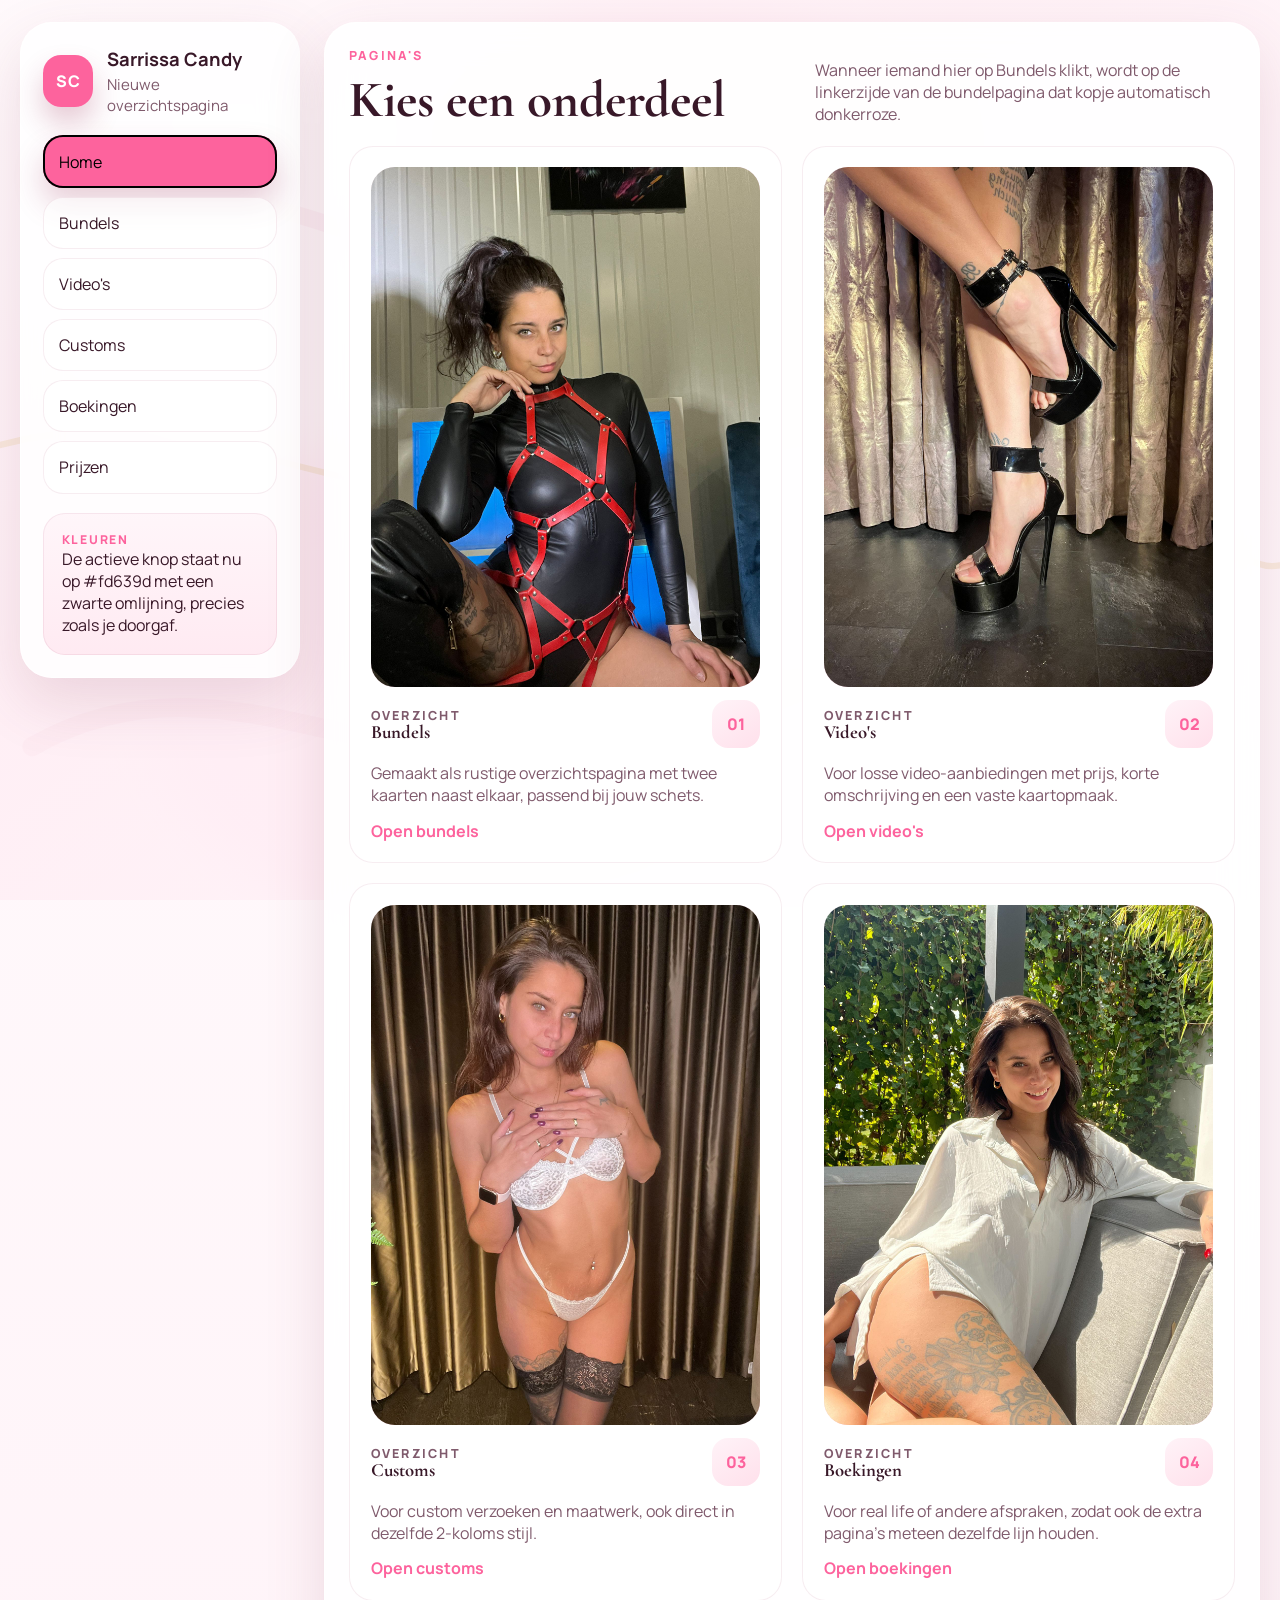
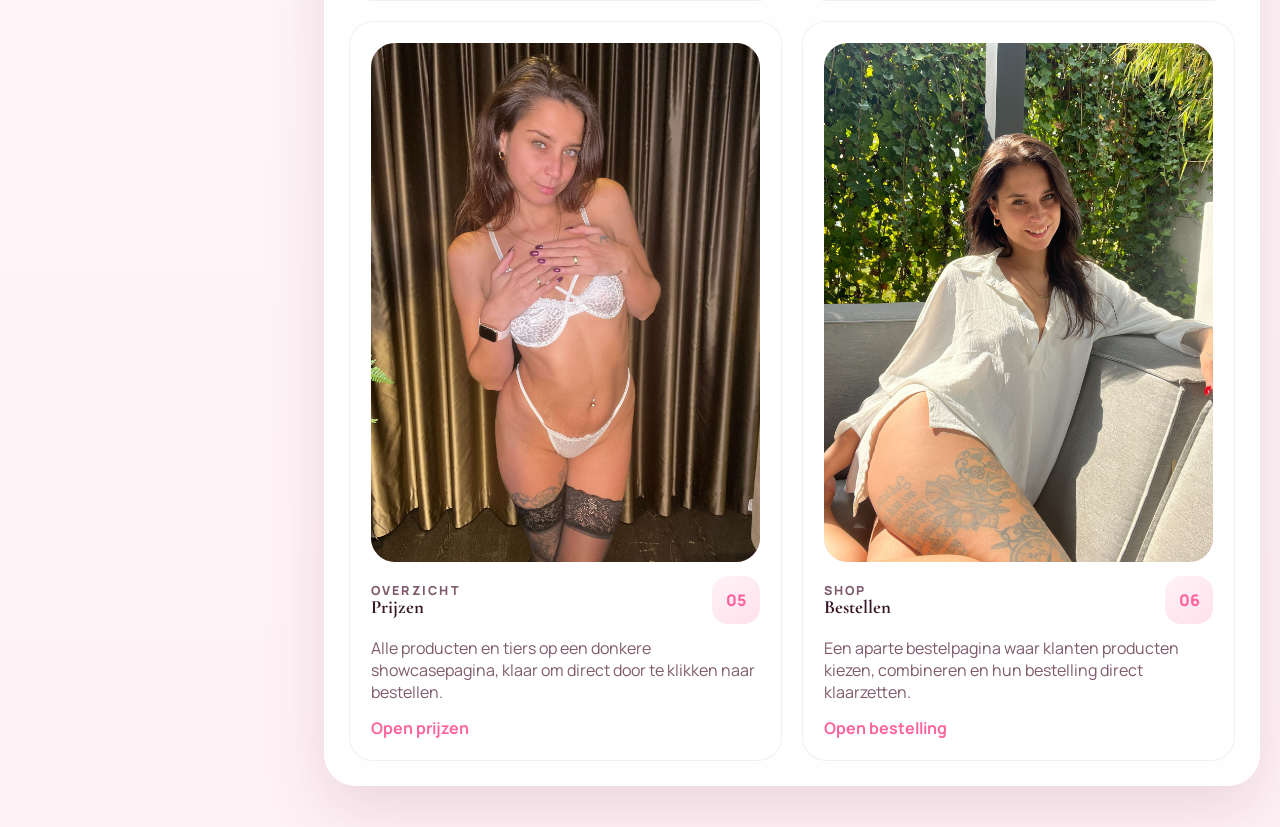
<file: index.html>
<!DOCTYPE html>
<html lang="nl">
<head>
    <meta charset="UTF-8">
    <meta name="viewport" content="width=device-width, initial-scale=1.0">
    <title>Sarrissa Candy</title>
    <link rel="preconnect" href="https://fonts.googleapis.com">
    <link rel="preconnect" href="https://fonts.gstatic.com" crossorigin>
    <link href="https://fonts.googleapis.com/css2?family=Cormorant+Garamond:wght@500;600;700&family=Manrope:wght@400;500;600;700;800&display=swap" rel="stylesheet">
    <link rel="stylesheet" href="assets/css/style.css">
    <script defer src="assets/js/script.js"></script>
</head>
<body data-page="home">
    <div class="site-shell">
        <aside class="sidebar">
            <a class="brand" href="index.html">
                <span class="brand-mark">SC</span>
                <span class="brand-copy">
                    <strong>Sarrissa Candy</strong>
                    <span>Nieuwe overzichtspagina</span>
                </span>
            </a>

            <button class="sidebar-toggle" type="button" aria-expanded="false" aria-controls="sidebar-nav" data-sidebar-toggle>
                Menu openen
            </button>

            <nav class="sidebar-nav" id="sidebar-nav" data-sidebar-nav>
                <a class="side-link" href="index.html" data-nav-link="home">
                    <span>Home</span>
                    <small>Start</small>
                </a>
                <a class="side-link" href="bundels.html" data-nav-link="bundels">
                    <span>Bundels</span>
                    <small>01</small>
                </a>
                <a class="side-link" href="videos.html" data-nav-link="videos">
                    <span>Video's</span>
                    <small>02</small>
                </a>
                <a class="side-link" href="customs.html" data-nav-link="customs">
                    <span>Customs</span>
                    <small>03</small>
                </a>
                <a class="side-link" href="boekingen.html" data-nav-link="boekingen">
                    <span>Boekingen</span>
                    <small>04</small>
                </a>
                <a class="side-link" href="slaven.html" data-nav-link="slaven">
                    <span>Prijzen</span>
                    <small>05</small>
                </a>
            </nav>

            <div class="sidebar-note">
                <p class="note-label">Kleuren</p>
                <p>De actieve knop staat nu op #fd639d met een zwarte omlijning, precies zoals je doorgaf.</p>
            </div>
        </aside>

        <main class="content">
            <section class="panel">
                <div class="section-heading">
                    <div>
                        <p class="eyebrow">Pagina's</p>
                        <h2>Kies een onderdeel</h2>
                    </div>
                    <p class="section-copy">Wanneer iemand hier op Bundels klikt, wordt op de linkerzijde van de bundelpagina dat kopje automatisch donkerroze.</p>
                </div>

                <div class="collection-grid">
                    <a class="nav-card" href="bundels.html">
                        <div class="offer-image">
                            <img src="images/WhatsApp%20Image%202026-05-06%20at%2015.12.39.jpeg" alt="Foto voor bundels">
                        </div>
                        <div class="nav-card-top">
                            <div>
                                <p class="eyebrow">Overzicht</p>
                                <h3>Bundels</h3>
                            </div>
                            <span class="nav-card-step">01</span>
                        </div>
                        <p>Gemaakt als rustige overzichtspagina met twee kaarten naast elkaar, passend bij jouw schets.</p>
                        <span class="nav-card-link">Open bundels</span>
                    </a>

                    <a class="nav-card" href="videos.html">
                        <div class="offer-image">
                            <img src="images/WhatsApp%20Image%202026-05-06%20at%2015.22.38.jpeg" alt="Foto voor video's">
                        </div>
                        <div class="nav-card-top">
                            <div>
                                <p class="eyebrow">Overzicht</p>
                                <h3>Video's</h3>
                            </div>
                            <span class="nav-card-step">02</span>
                        </div>
                        <p>Voor losse video-aanbiedingen met prijs, korte omschrijving en een vaste kaartopmaak.</p>
                        <span class="nav-card-link">Open video's</span>
                    </a>

                    <a class="nav-card" href="customs.html">
                        <div class="offer-image">
                            <img src="images/WhatsApp%20Image%202026-05-06%20at%2015.51.36.jpeg" alt="Foto voor customs">
                        </div>
                        <div class="nav-card-top">
                            <div>
                                <p class="eyebrow">Overzicht</p>
                                <h3>Customs</h3>
                            </div>
                            <span class="nav-card-step">03</span>
                        </div>
                        <p>Voor custom verzoeken en maatwerk, ook direct in dezelfde 2-koloms stijl.</p>
                        <span class="nav-card-link">Open customs</span>
                    </a>

                    <a class="nav-card" href="boekingen.html">
                        <div class="offer-image">
                            <img src="images/WhatsApp%20Image%202026-05-06%20at%2015.43.06.jpeg" alt="Foto voor boekingen">
                        </div>
                        <div class="nav-card-top">
                            <div>
                                <p class="eyebrow">Overzicht</p>
                                <h3>Boekingen</h3>
                            </div>
                            <span class="nav-card-step">04</span>
                        </div>
                        <p>Voor real life of andere afspraken, zodat ook de extra pagina's meteen dezelfde lijn houden.</p>
                        <span class="nav-card-link">Open boekingen</span>
                    </a>

                    <a class="nav-card" href="slaven.html">
                        <div class="offer-image">
                            <img src="images/WhatsApp%20Image%202026-05-06%20at%2015.51.36.jpeg" alt="Foto voor slaven">
                        </div>
                        <div class="nav-card-top">
                            <div>
                                <p class="eyebrow">Overzicht</p>
                                <h3>Prijzen</h3>
                            </div>
                            <span class="nav-card-step">05</span>
                        </div>
                        <p>Alle producten en tiers op een donkere showcasepagina, klaar om direct door te klikken naar bestellen.</p>
                        <span class="nav-card-link">Open prijzen</span>
                    </a>

                    <a class="nav-card" href="bestellen.html">
                        <div class="offer-image">
                            <img src="images/WhatsApp%20Image%202026-05-06%20at%2015.43.06.jpeg" alt="Foto voor bestellen">
                        </div>
                        <div class="nav-card-top">
                            <div>
                                <p class="eyebrow">Shop</p>
                                <h3>Bestellen</h3>
                            </div>
                            <span class="nav-card-step">06</span>
                        </div>
                        <p>Een aparte bestelpagina waar klanten producten kiezen, combineren en hun bestelling direct klaarzetten.</p>
                        <span class="nav-card-link">Open bestelling</span>
                    </a>
                </div>
            </section>

        </main>
    </div>
</body>
</html>
</file>
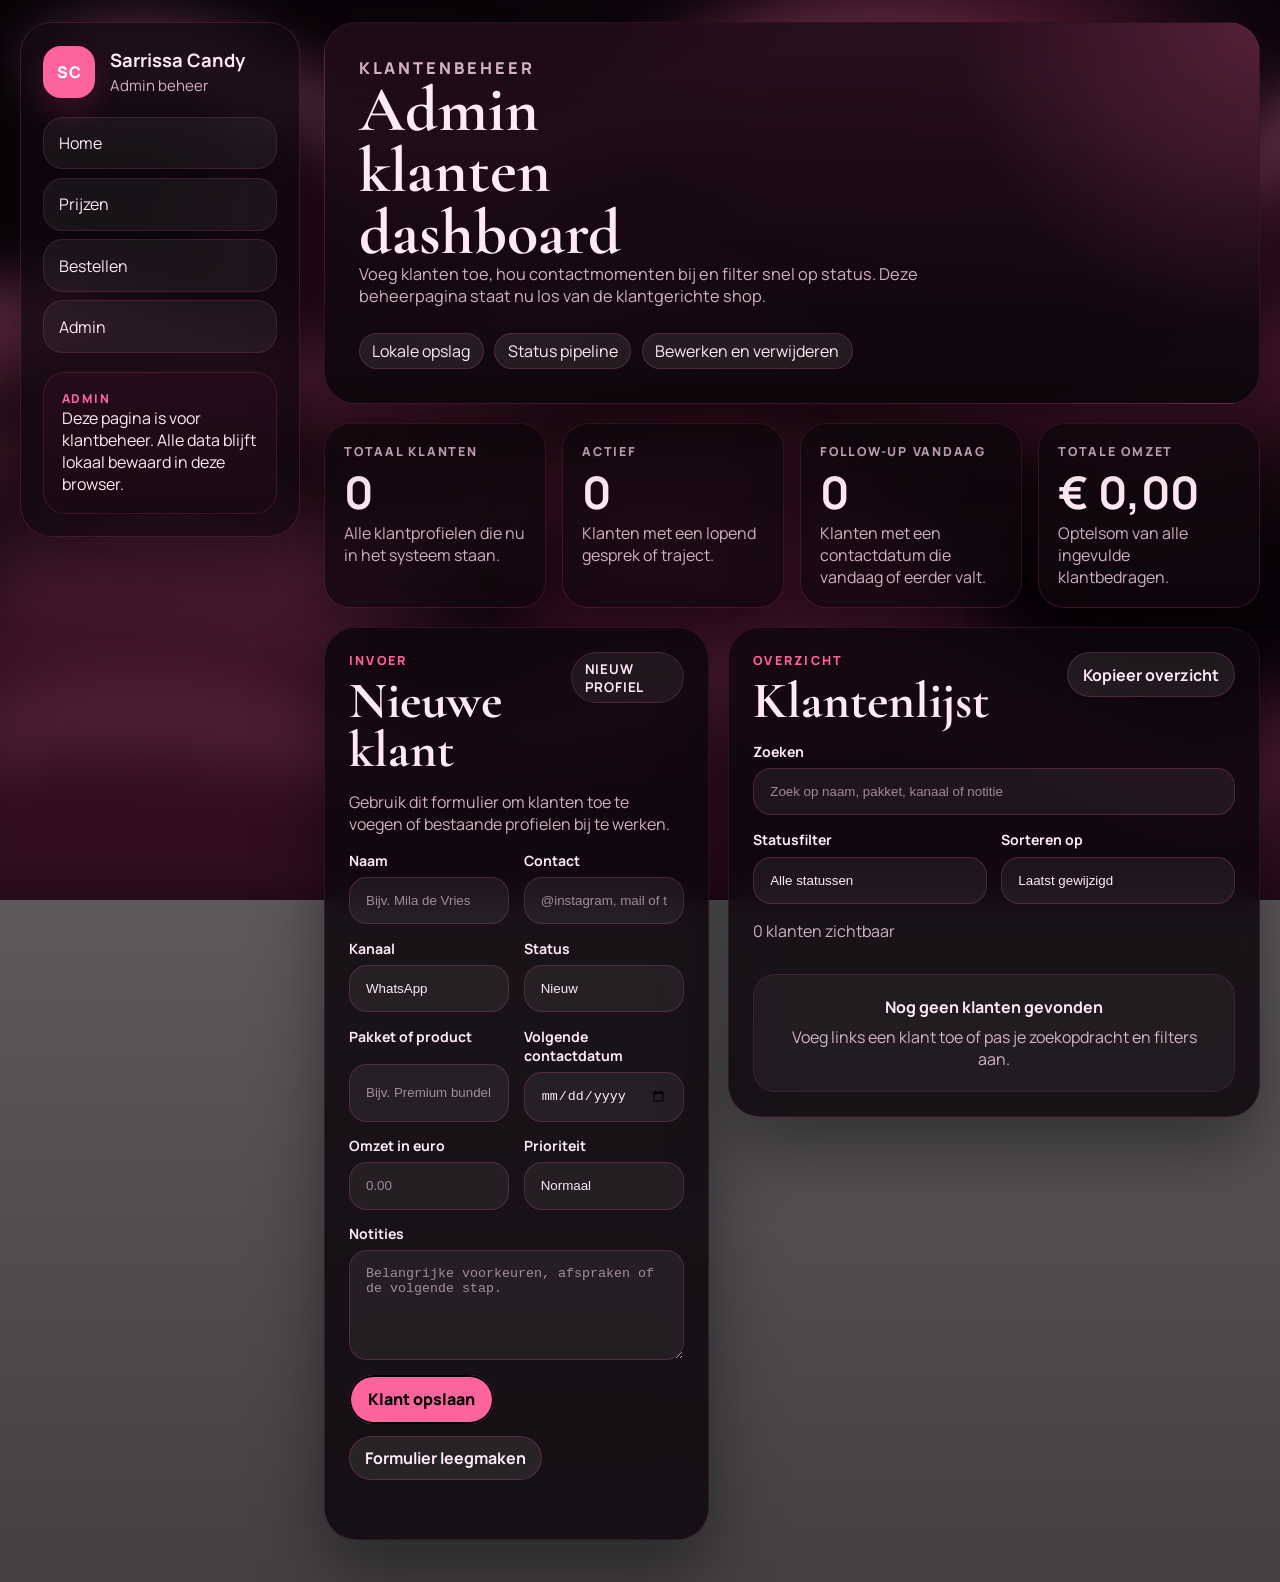
<file: admin.html>
<!DOCTYPE html>
<html lang="nl">
<head>
    <meta charset="UTF-8">
    <meta name="viewport" content="width=device-width, initial-scale=1.0">
    <title>Admin | Sarrissa Candy</title>
    <link rel="preconnect" href="https://fonts.googleapis.com">
    <link rel="preconnect" href="https://fonts.gstatic.com" crossorigin>
    <link href="https://fonts.googleapis.com/css2?family=Cormorant+Garamond:wght@500;600;700&family=Manrope:wght@400;500;600;700;800&display=swap" rel="stylesheet">
    <link rel="stylesheet" href="assets/css/style.css">
    <script defer src="assets/js/script.js"></script>
</head>
<body data-page="admin">
    <div class="site-shell">
        <aside class="sidebar">
            <a class="brand" href="index.html">
                <span class="brand-mark">SC</span>
                <span class="brand-copy">
                    <strong>Sarrissa Candy</strong>
                    <span>Admin beheer</span>
                </span>
            </a>

            <button class="sidebar-toggle" type="button" aria-expanded="false" aria-controls="sidebar-nav" data-sidebar-toggle>
                Menu openen
            </button>

            <nav class="sidebar-nav" id="sidebar-nav" data-sidebar-nav aria-label="Admin menu">
                <a class="side-link" href="index.html" data-nav-link="home">
                    <span>Home</span>
                    <small>Start</small>
                </a>
                <a class="side-link" href="slaven.html" data-nav-link="slaven">
                    <span>Prijzen</span>
                    <small>05</small>
                </a>
                <a class="side-link" href="bestellen.html" data-nav-link="bestellen">
                    <span>Bestellen</span>
                    <small>06</small>
                </a>
                <a class="side-link" href="admin.html" data-nav-link="admin">
                    <span>Admin</span>
                    <small>07</small>
                </a>
            </nav>

            <div class="sidebar-note">
                <p class="note-label">Admin</p>
                <p>Deze pagina is voor klantbeheer. Alle data blijft lokaal bewaard in deze browser.</p>
            </div>
        </aside>

        <main class="content catalog-page">
            <section class="hero-card catalog-hero client-hero" aria-labelledby="clients-title">
                <p class="eyebrow">Klantenbeheer</p>
                <h1 id="clients-title">Admin klanten dashboard</h1>
                <p>Voeg klanten toe, hou contactmomenten bij en filter snel op status. Deze beheerpagina staat nu los van de klantgerichte shop.</p>

                <div class="hero-badges" aria-label="Dashboard kenmerken">
                    <span>Lokale opslag</span>
                    <span>Status pipeline</span>
                    <span>Bewerken en verwijderen</span>
                </div>
            </section>

            <section class="client-stats-grid" aria-label="Klanten statistieken">
                <article class="client-stat-card">
                    <span class="client-stat-label">Totaal klanten</span>
                    <strong class="client-stat-value" data-client-stat="total">0</strong>
                    <p>Alle klantprofielen die nu in het systeem staan.</p>
                </article>

                <article class="client-stat-card">
                    <span class="client-stat-label">Actief</span>
                    <strong class="client-stat-value" data-client-stat="active">0</strong>
                    <p>Klanten met een lopend gesprek of traject.</p>
                </article>

                <article class="client-stat-card">
                    <span class="client-stat-label">Follow-up vandaag</span>
                    <strong class="client-stat-value" data-client-stat="followup">0</strong>
                    <p>Klanten met een contactdatum die vandaag of eerder valt.</p>
                </article>

                <article class="client-stat-card">
                    <span class="client-stat-label">Totale omzet</span>
                    <strong class="client-stat-value" data-client-stat="revenue">&euro; 0,00</strong>
                    <p>Optelsom van alle ingevulde klantbedragen.</p>
                </article>
            </section>

            <section class="client-system-layout" data-client-system>
                <section class="panel client-form-panel" aria-labelledby="client-form-title">
                    <div class="section-heading client-panel-heading">
                        <div>
                            <p class="eyebrow">Invoer</p>
                            <h2 id="client-form-title">Nieuwe klant</h2>
                        </div>

                        <span class="pricing-accent" data-client-form-state>Nieuw profiel</span>
                    </div>

                    <p class="section-copy">Gebruik dit formulier om klanten toe te voegen of bestaande profielen bij te werken.</p>

                    <form class="form-fields" data-client-form>
                        <input type="hidden" name="id">

                        <div class="client-form-grid">
                            <div class="field-block">
                                <label class="field-label" for="client-name">Naam</label>
                                <input class="field-input" id="client-name" name="name" type="text" placeholder="Bijv. Mila de Vries" required>
                            </div>

                            <div class="field-block">
                                <label class="field-label" for="client-contact">Contact</label>
                                <input class="field-input" id="client-contact" name="contact" type="text" placeholder="@instagram, mail of telefoon" required>
                            </div>

                            <div class="field-block">
                                <label class="field-label" for="client-channel">Kanaal</label>
                                <select class="field-input pricing-select" id="client-channel" name="channel">
                                    <option value="WhatsApp">WhatsApp</option>
                                    <option value="Telegram">Telegram</option>
                                    <option value="Instagram">Instagram</option>
                                    <option value="Email">Email</option>
                                    <option value="Anders">Anders</option>
                                </select>
                            </div>

                            <div class="field-block">
                                <label class="field-label" for="client-status">Status</label>
                                <select class="field-input pricing-select" id="client-status" name="status">
                                    <option value="nieuw">Nieuw</option>
                                    <option value="actief">Actief</option>
                                    <option value="followup">Follow-up</option>
                                    <option value="wachten">Wachten</option>
                                    <option value="vip">VIP</option>
                                    <option value="afgerond">Afgerond</option>
                                </select>
                            </div>

                            <div class="field-block">
                                <label class="field-label" for="client-package">Pakket of product</label>
                                <input class="field-input" id="client-package" name="packageName" type="text" placeholder="Bijv. Premium bundel">
                            </div>

                            <div class="field-block">
                                <label class="field-label" for="client-followup-date">Volgende contactdatum</label>
                                <input class="field-input" id="client-followup-date" name="nextFollowUp" type="date">
                            </div>

                            <div class="field-block">
                                <label class="field-label" for="client-amount">Omzet in euro</label>
                                <input class="field-input" id="client-amount" name="amount" type="number" min="0" step="0.01" placeholder="0.00">
                            </div>

                            <div class="field-block">
                                <label class="field-label" for="client-priority">Prioriteit</label>
                                <select class="field-input pricing-select" id="client-priority" name="priority">
                                    <option value="Normaal">Normaal</option>
                                    <option value="Hoog">Hoog</option>
                                    <option value="Urgent">Urgent</option>
                                </select>
                            </div>

                            <div class="field-block field-block-full">
                                <label class="field-label" for="client-notes">Notities</label>
                                <textarea class="field-textarea field-textarea-small" id="client-notes" name="notes" placeholder="Belangrijke voorkeuren, afspraken of de volgende stap."></textarea>
                            </div>
                        </div>

                        <div class="client-form-actions">
                            <button class="copy-button" type="submit" data-client-submit>Klant opslaan</button>
                            <button class="ghost-link client-secondary-button" type="button" data-client-reset>Formulier leegmaken</button>
                        </div>

                        <p class="copy-feedback client-feedback" data-client-feedback aria-live="polite"></p>
                    </form>
                </section>

                <section class="panel client-list-panel" aria-labelledby="client-list-title">
                    <div class="section-heading client-panel-heading">
                        <div>
                            <p class="eyebrow">Overzicht</p>
                            <h2 id="client-list-title">Klantenlijst</h2>
                        </div>

                        <button class="ghost-link client-export-button" type="button" data-client-export>Kopieer overzicht</button>
                    </div>

                    <div class="client-toolbar">
                        <div class="field-block">
                            <label class="field-label" for="client-search">Zoeken</label>
                            <input class="field-input" id="client-search" data-client-search type="search" placeholder="Zoek op naam, pakket, kanaal of notitie">
                        </div>

                        <div class="client-filter-grid">
                            <div class="field-block">
                                <label class="field-label" for="client-filter-status">Statusfilter</label>
                                <select class="field-input pricing-select" id="client-filter-status" data-client-filter-status>
                                    <option value="all">Alle statussen</option>
                                    <option value="nieuw">Nieuw</option>
                                    <option value="actief">Actief</option>
                                    <option value="followup">Follow-up</option>
                                    <option value="wachten">Wachten</option>
                                    <option value="vip">VIP</option>
                                    <option value="afgerond">Afgerond</option>
                                </select>
                            </div>

                            <div class="field-block">
                                <label class="field-label" for="client-sort">Sorteren op</label>
                                <select class="field-input pricing-select" id="client-sort" data-client-sort>
                                    <option value="updated">Laatst gewijzigd</option>
                                    <option value="followup">Volgende contactdatum</option>
                                    <option value="amount">Hoogste omzet</option>
                                    <option value="name">Naam A-Z</option>
                                </select>
                            </div>
                        </div>
                    </div>

                    <p class="page-intro client-results" data-client-results>0 klanten zichtbaar</p>

                    <div class="client-list" data-client-list></div>

                    <div class="client-empty" data-client-empty hidden>
                        <strong>Nog geen klanten gevonden</strong>
                        <p>Voeg links een klant toe of pas je zoekopdracht en filters aan.</p>
                    </div>
                </section>
            </section>
        </main>
    </div>
</body>
</html>
</file>
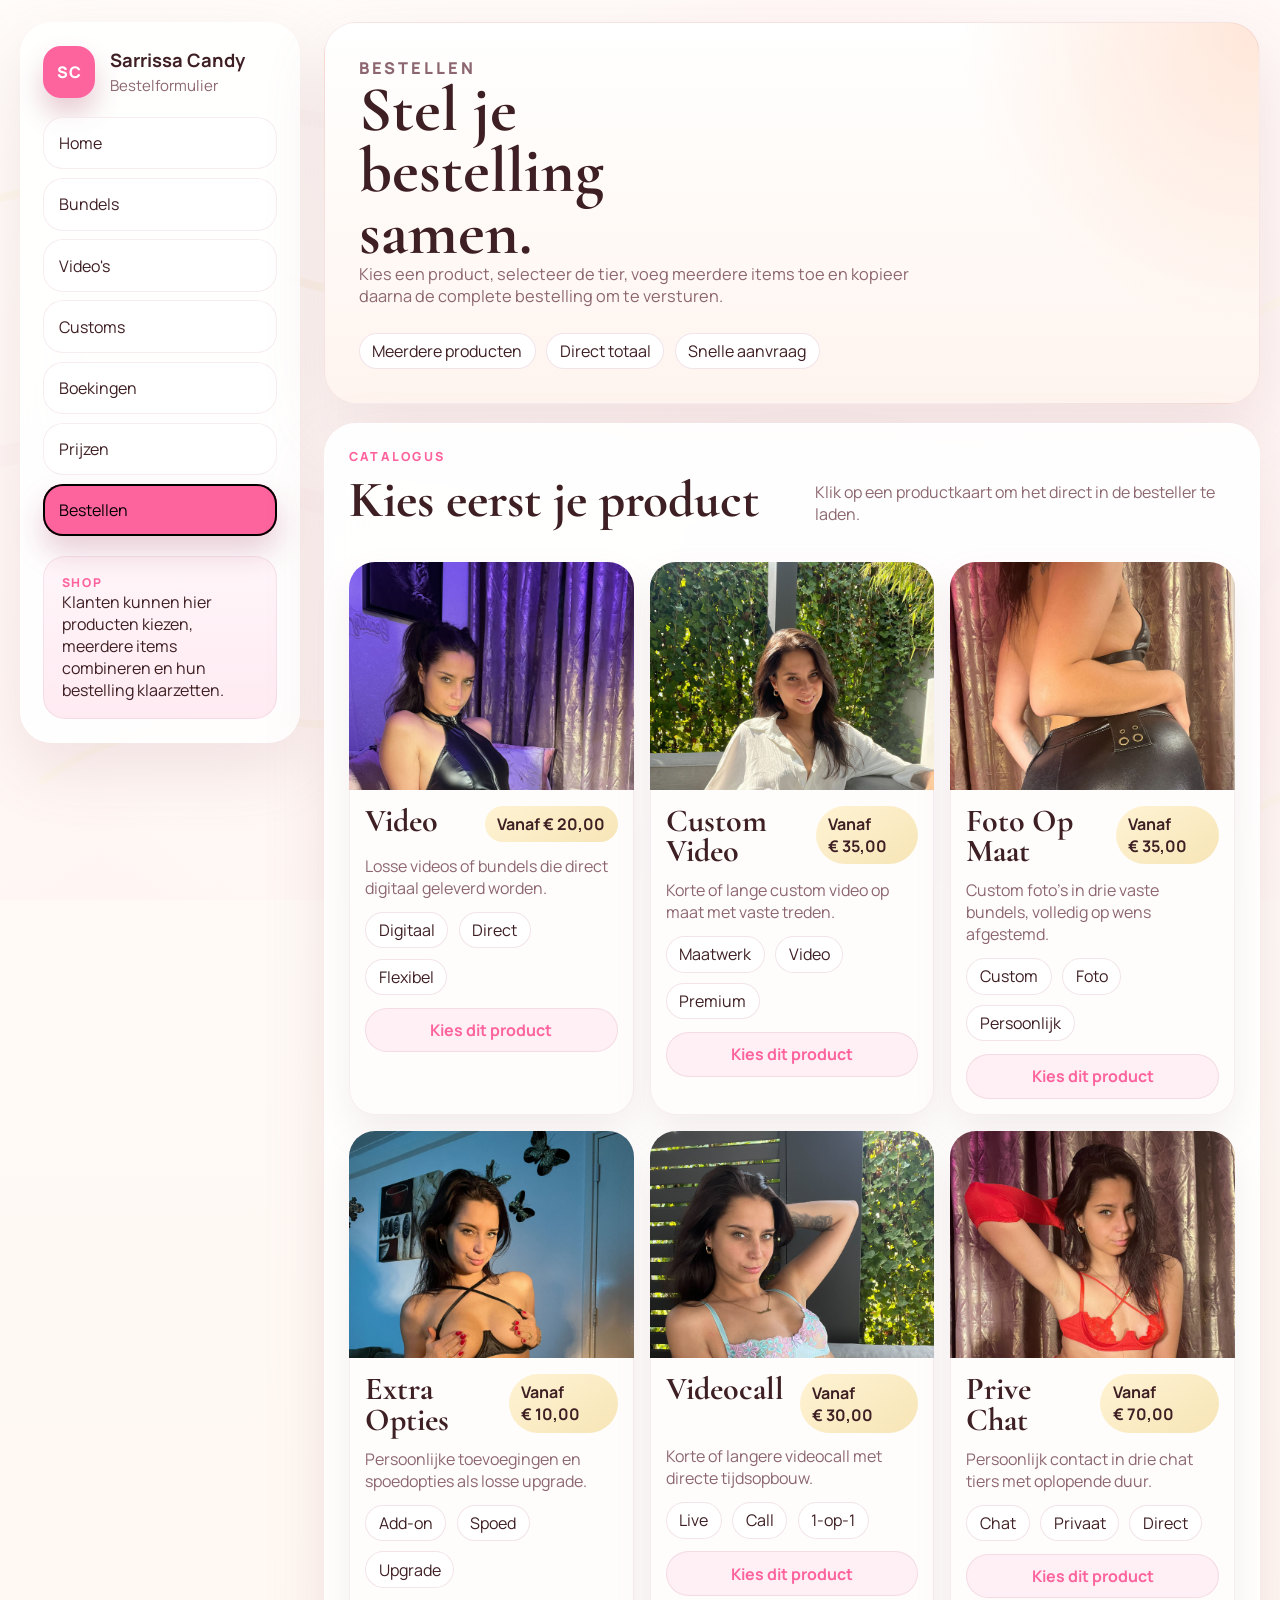
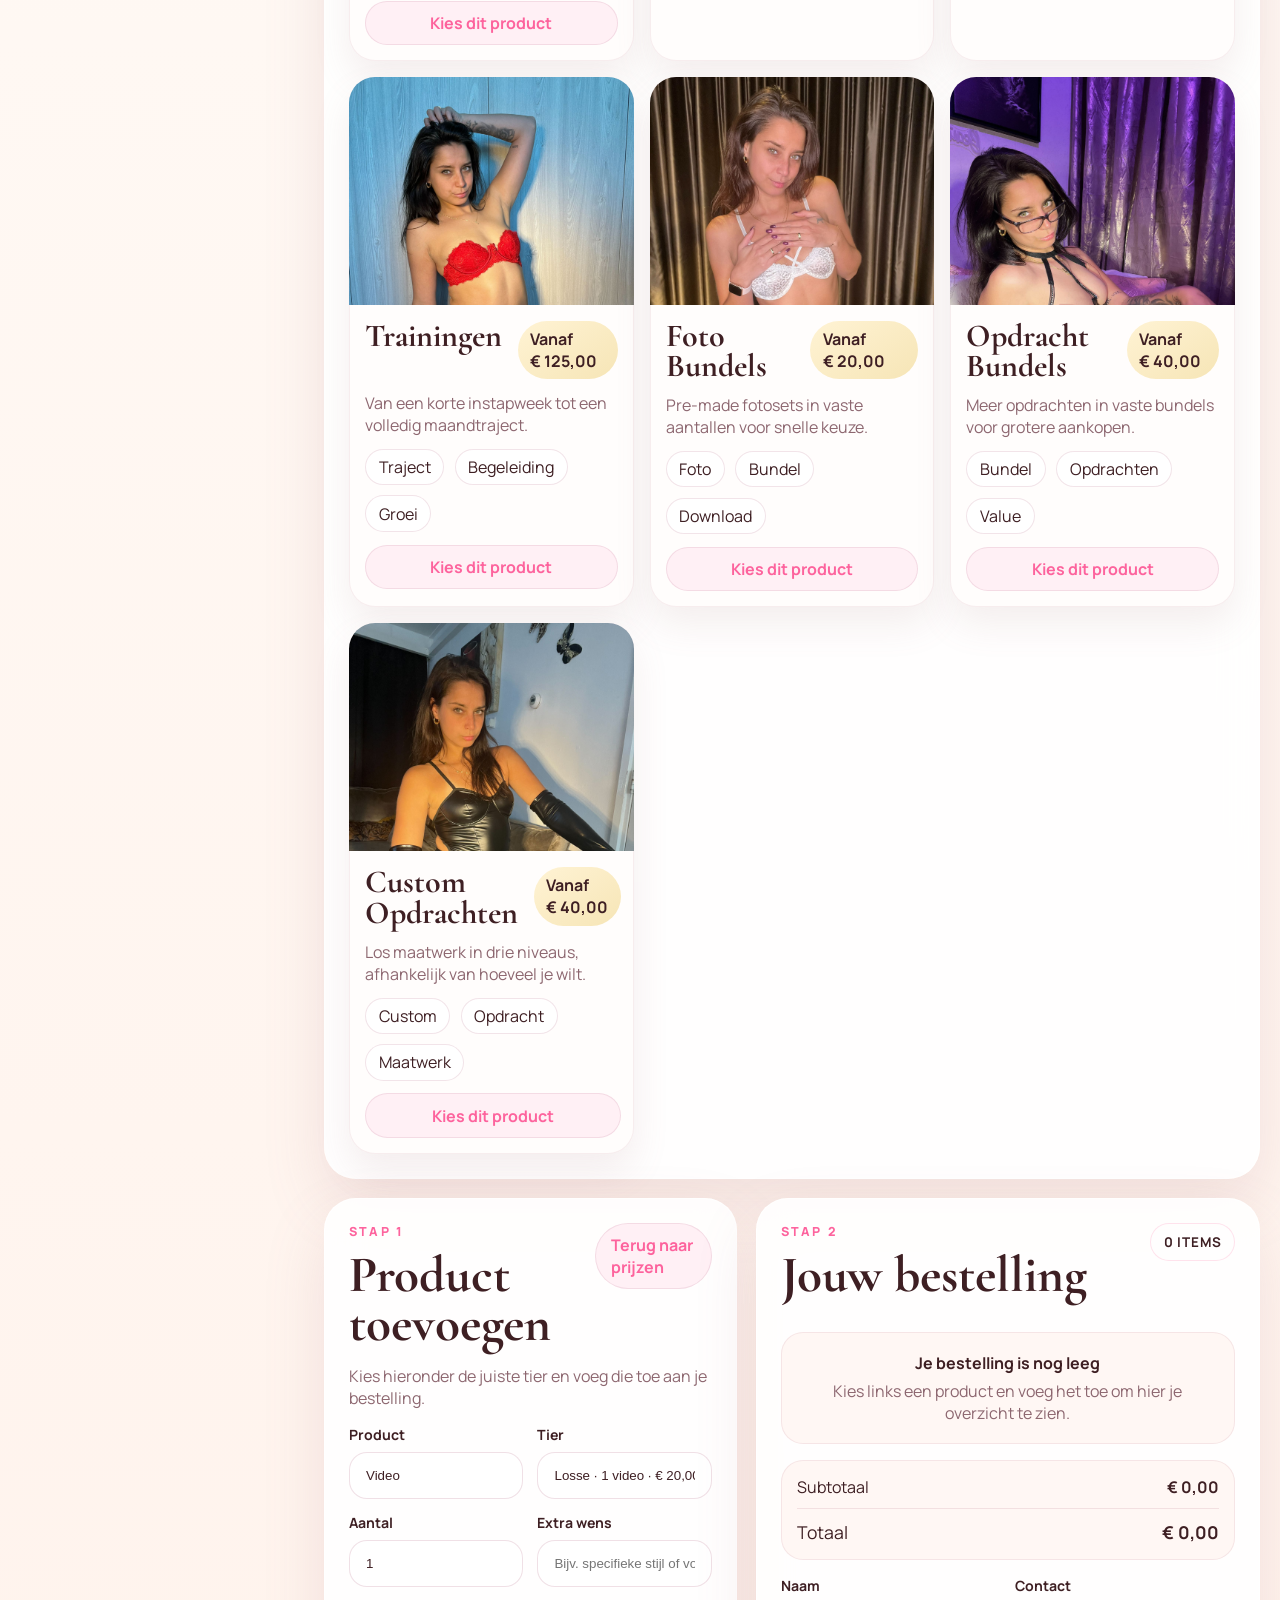
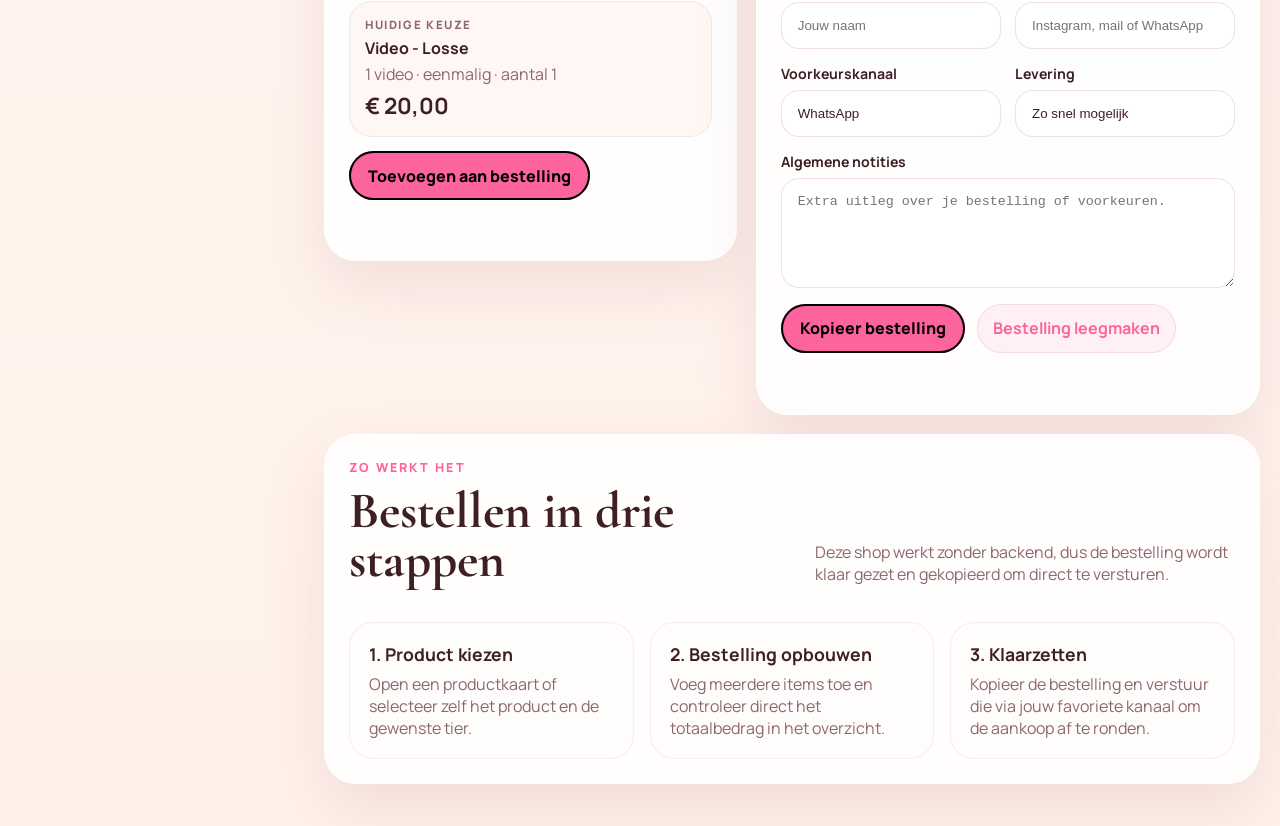
<file: bestellen.html>
<!DOCTYPE html>
<html lang="nl">
<head>
    <meta charset="UTF-8">
    <meta name="viewport" content="width=device-width, initial-scale=1.0">
    <title>Bestellen | Sarrissa Candy</title>
    <link rel="preconnect" href="https://fonts.googleapis.com">
    <link rel="preconnect" href="https://fonts.gstatic.com" crossorigin>
    <link href="https://fonts.googleapis.com/css2?family=Cormorant+Garamond:wght@500;600;700&family=Manrope:wght@400;500;600;700;800&display=swap" rel="stylesheet">
    <link rel="stylesheet" href="assets/css/style.css">
    <script defer src="assets/js/script.js"></script>
</head>
<body data-page="bestellen">
    <div class="site-shell">
        <aside class="sidebar">
            <a class="brand" href="index.html">
                <span class="brand-mark">SC</span>
                <span class="brand-copy">
                    <strong>Sarrissa Candy</strong>
                    <span>Bestelformulier</span>
                </span>
            </a>

            <button class="sidebar-toggle" type="button" aria-expanded="false" aria-controls="sidebar-nav" data-sidebar-toggle>
                Menu openen
            </button>

            <nav class="sidebar-nav" id="sidebar-nav" data-sidebar-nav aria-label="Hoofdmenu">
                <a class="side-link" href="index.html" data-nav-link="home">
                    <span>Home</span>
                    <small>Start</small>
                </a>
                <a class="side-link" href="bundels.html" data-nav-link="bundels">
                    <span>Bundels</span>
                    <small>01</small>
                </a>
                <a class="side-link" href="videos.html" data-nav-link="videos">
                    <span>Video's</span>
                    <small>02</small>
                </a>
                <a class="side-link" href="customs.html" data-nav-link="customs">
                    <span>Customs</span>
                    <small>03</small>
                </a>
                <a class="side-link" href="boekingen.html" data-nav-link="boekingen">
                    <span>Boekingen</span>
                    <small>04</small>
                </a>
                <a class="side-link" href="slaven.html" data-nav-link="slaven">
                    <span>Prijzen</span>
                    <small>05</small>
                </a>
                <a class="side-link" href="bestellen.html" data-nav-link="bestellen">
                    <span>Bestellen</span>
                    <small>06</small>
                </a>
            </nav>

            <div class="sidebar-note">
                <p class="note-label">Shop</p>
                <p>Klanten kunnen hier producten kiezen, meerdere items combineren en hun bestelling klaarzetten.</p>
            </div>
        </aside>

        <main class="content catalog-page">
            <section class="hero-card catalog-hero order-hero" aria-labelledby="order-title">
                <p class="eyebrow">Bestellen</p>
                <h1 id="order-title">Stel je bestelling samen.</h1>
                <p>Kies een product, selecteer de tier, voeg meerdere items toe en kopieer daarna de complete bestelling om te versturen.</p>

                <div class="hero-badges" aria-label="Bestel kenmerken">
                    <span>Meerdere producten</span>
                    <span>Direct totaal</span>
                    <span>Snelle aanvraag</span>
                </div>
            </section>

            <section class="panel order-catalog-panel" aria-labelledby="order-catalog-title">
                <div class="section-heading">
                    <div>
                        <p class="eyebrow">Catalogus</p>
                        <h2 id="order-catalog-title">Kies eerst je product</h2>
                    </div>
                    <p class="section-copy">Klik op een productkaart om het direct in de besteller te laden.</p>
                </div>

                <div class="order-catalog-grid" data-order-catalog></div>
            </section>

            <section class="order-system-layout" data-order-system>
                <section class="panel order-builder-panel" aria-labelledby="order-builder-title">
                    <div class="section-heading order-panel-heading">
                        <div>
                            <p class="eyebrow">Stap 1</p>
                            <h2 id="order-builder-title">Product toevoegen</h2>
                        </div>

                        <a class="ghost-link" href="slaven.html">Terug naar prijzen</a>
                    </div>

                    <p class="section-copy">Kies hieronder de juiste tier en voeg die toe aan je bestelling.</p>

                    <form class="form-fields" data-order-builder>
                        <div class="client-form-grid">
                            <div class="field-block">
                                <label class="field-label" for="order-product">Product</label>
                                <select class="field-input pricing-select" id="order-product" data-order-product-select></select>
                            </div>

                            <div class="field-block">
                                <label class="field-label" for="order-tier">Tier</label>
                                <select class="field-input pricing-select" id="order-tier" data-order-tier-select></select>
                            </div>

                            <div class="field-block">
                                <label class="field-label" for="order-quantity">Aantal</label>
                                <input class="field-input" id="order-quantity" data-order-quantity type="number" min="1" step="1" value="1">
                            </div>

                            <div class="field-block">
                                <label class="field-label" for="order-line-note">Extra wens</label>
                                <input class="field-input" id="order-line-note" data-order-line-note type="text" placeholder="Bijv. specifieke stijl of voorkeur">
                            </div>
                        </div>

                        <div class="order-selection-preview">
                            <span class="client-detail-label">Huidige keuze</span>
                            <strong data-order-preview-name>Video - Losse</strong>
                            <p data-order-preview-meta>1 video · eenmalig</p>
                            <b data-order-preview-price>&euro;20,00</b>
                        </div>

                        <div class="client-form-actions">
                            <button class="copy-button" type="submit">Toevoegen aan bestelling</button>
                        </div>

                        <p class="copy-feedback client-feedback" data-order-builder-feedback aria-live="polite"></p>
                    </form>
                </section>

                <section class="panel order-summary-panel" aria-labelledby="order-summary-title">
                    <div class="section-heading order-panel-heading">
                        <div>
                            <p class="eyebrow">Stap 2</p>
                            <h2 id="order-summary-title">Jouw bestelling</h2>
                        </div>

                        <span class="pricing-accent" data-order-count>0 items</span>
                    </div>

                    <div class="order-cart-list" data-order-cart></div>

                    <div class="order-empty" data-order-empty hidden>
                        <strong>Je bestelling is nog leeg</strong>
                        <p>Kies links een product en voeg het toe om hier je overzicht te zien.</p>
                    </div>

                    <div class="order-summary-box">
                        <div class="order-total-row">
                            <span>Subtotaal</span>
                            <strong data-order-subtotal>&euro;0,00</strong>
                        </div>
                        <div class="order-total-row is-strong">
                            <span>Totaal</span>
                            <strong data-order-total>&euro;0,00</strong>
                        </div>
                    </div>

                    <form class="form-fields" data-order-customer-form>
                        <div class="client-form-grid">
                            <div class="field-block">
                                <label class="field-label" for="order-customer-name">Naam</label>
                                <input class="field-input" id="order-customer-name" name="name" type="text" placeholder="Jouw naam" required>
                            </div>

                            <div class="field-block">
                                <label class="field-label" for="order-customer-contact">Contact</label>
                                <input class="field-input" id="order-customer-contact" name="contact" type="text" placeholder="Instagram, mail of WhatsApp" required>
                            </div>

                            <div class="field-block">
                                <label class="field-label" for="order-customer-channel">Voorkeurskanaal</label>
                                <select class="field-input pricing-select" id="order-customer-channel" name="channel">
                                    <option value="WhatsApp">WhatsApp</option>
                                    <option value="Telegram">Telegram</option>
                                    <option value="Instagram">Instagram</option>
                                    <option value="Email">Email</option>
                                </select>
                            </div>

                            <div class="field-block">
                                <label class="field-label" for="order-customer-delivery">Levering</label>
                                <select class="field-input pricing-select" id="order-customer-delivery" name="delivery">
                                    <option value="Zo snel mogelijk">Zo snel mogelijk</option>
                                    <option value="Binnen 48 uur">Binnen 48 uur</option>
                                    <option value="Binnen een week">Binnen een week</option>
                                    <option value="In overleg">In overleg</option>
                                </select>
                            </div>

                            <div class="field-block field-block-full">
                                <label class="field-label" for="order-customer-notes">Algemene notities</label>
                                <textarea class="field-textarea field-textarea-small" id="order-customer-notes" name="notes" placeholder="Extra uitleg over je bestelling of voorkeuren."></textarea>
                            </div>
                        </div>
                    </form>

                    <div class="client-form-actions">
                        <button class="copy-button" type="button" data-order-copy>Kopieer bestelling</button>
                        <button class="ghost-link client-secondary-button" type="button" data-order-clear>Bestelling leegmaken</button>
                    </div>

                    <p class="copy-feedback client-feedback" data-order-feedback aria-live="polite"></p>
                </section>
            </section>

            <section class="panel client-tips-panel" aria-labelledby="order-how-title">
                <div class="section-heading">
                    <div>
                        <p class="eyebrow">Zo werkt het</p>
                        <h2 id="order-how-title">Bestellen in drie stappen</h2>
                    </div>
                    <p class="section-copy">Deze shop werkt zonder backend, dus de bestelling wordt klaar gezet en gekopieerd om direct te versturen.</p>
                </div>

                <div class="mini-grid luxury-mini-grid">
                    <article class="mini-card">
                        <strong>1. Product kiezen</strong>
                        <p>Open een productkaart of selecteer zelf het product en de gewenste tier.</p>
                    </article>

                    <article class="mini-card">
                        <strong>2. Bestelling opbouwen</strong>
                        <p>Voeg meerdere items toe en controleer direct het totaalbedrag in het overzicht.</p>
                    </article>

                    <article class="mini-card">
                        <strong>3. Klaarzetten</strong>
                        <p>Kopieer de bestelling en verstuur die via jouw favoriete kanaal om de aankoop af te ronden.</p>
                    </article>
                </div>
            </section>
        </main>
    </div>
</body>
</html>
</file>
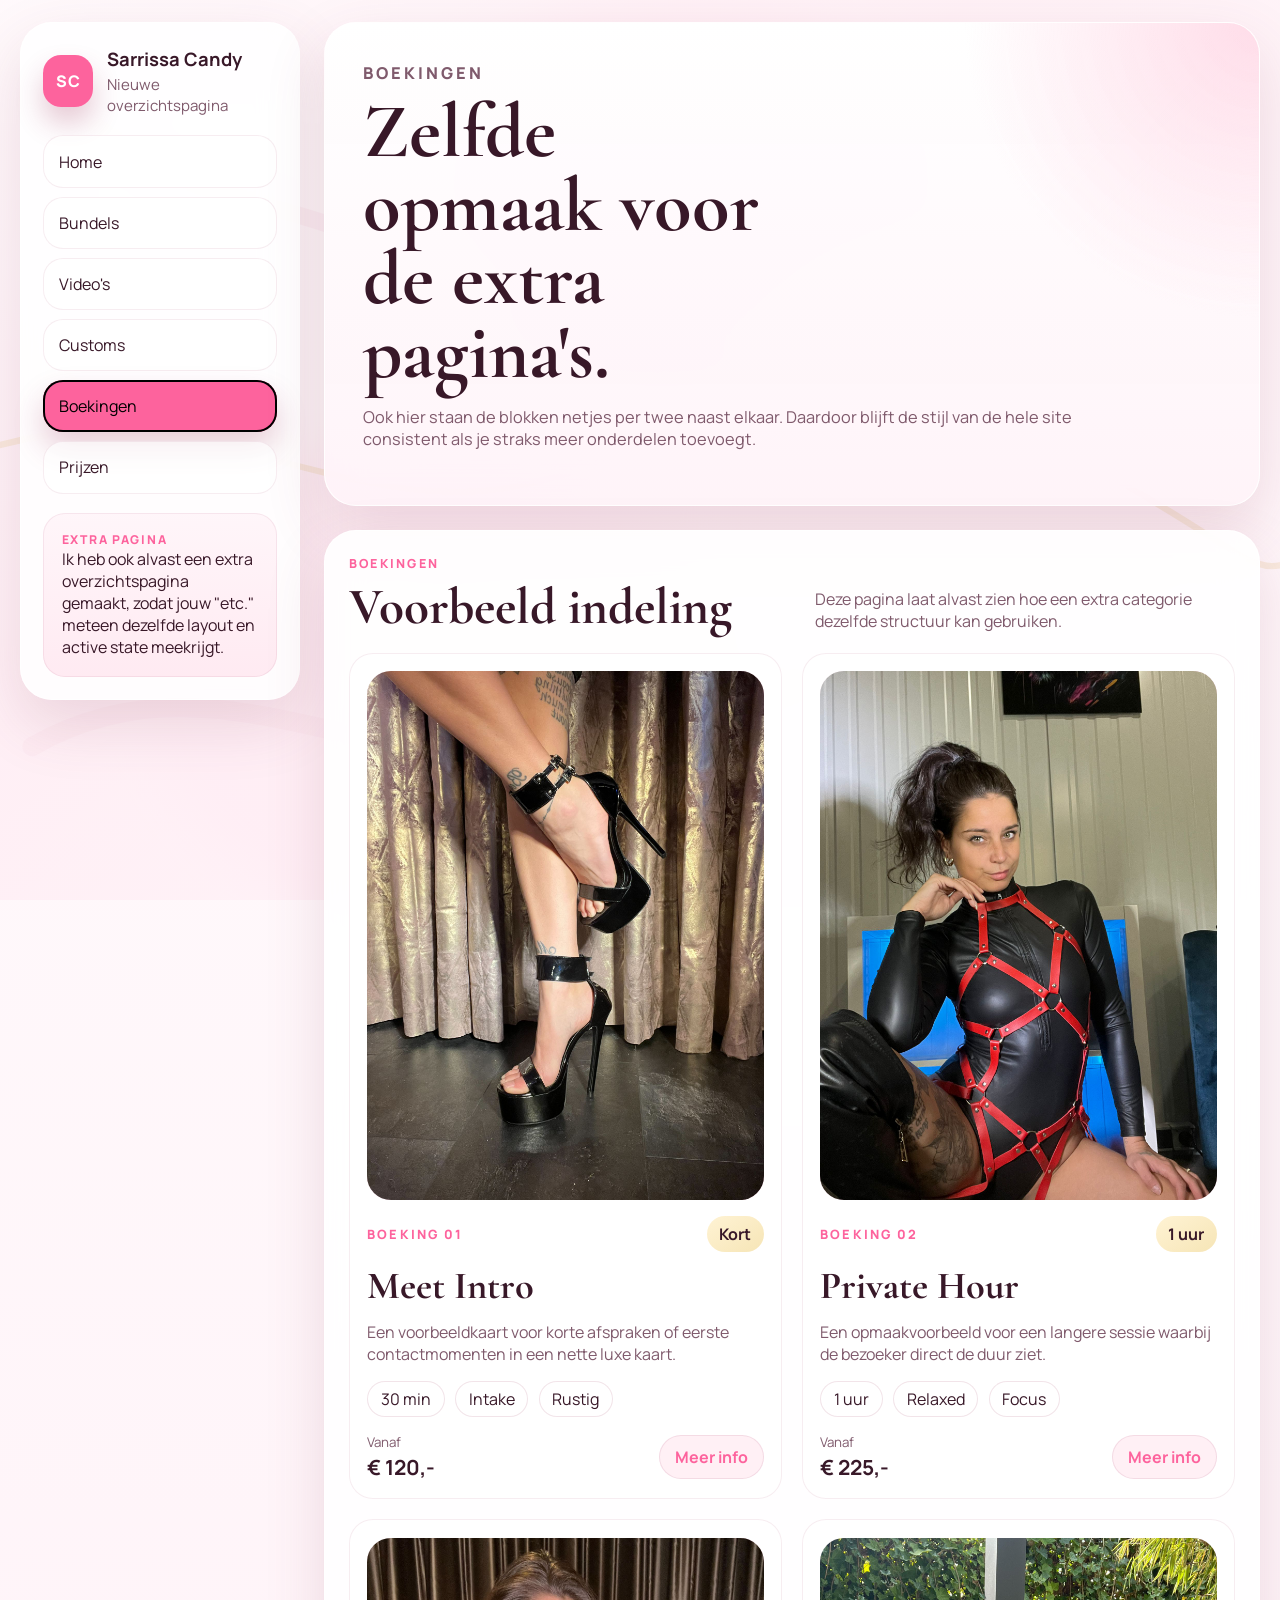
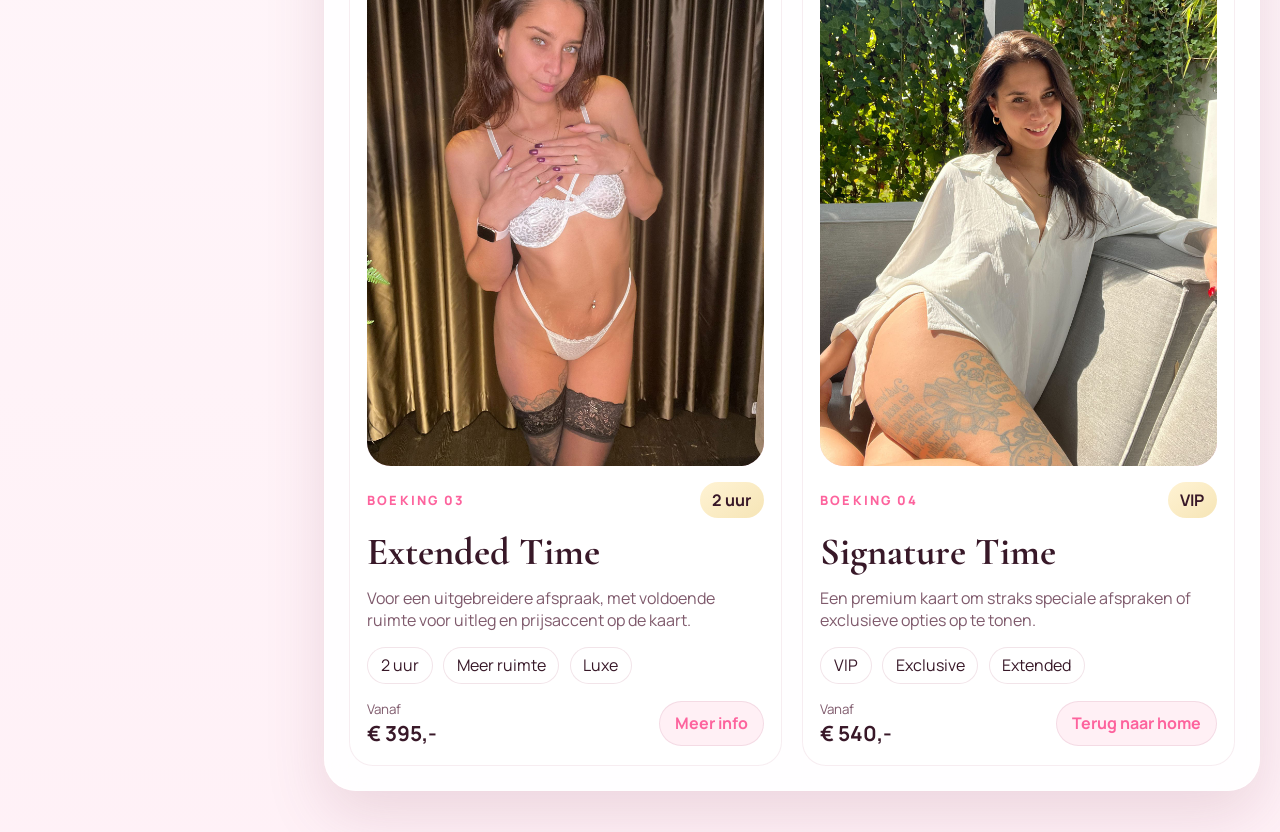
<file: boekingen.html>
<!DOCTYPE html>
<html lang="nl">
<head>
    <meta charset="UTF-8">
    <meta name="viewport" content="width=device-width, initial-scale=1.0">
    <title>Boekingen | Sarrissa Candy</title>
    <link rel="preconnect" href="https://fonts.googleapis.com">
    <link rel="preconnect" href="https://fonts.gstatic.com" crossorigin>
    <link href="https://fonts.googleapis.com/css2?family=Cormorant+Garamond:wght@500;600;700&family=Manrope:wght@400;500;600;700;800&display=swap" rel="stylesheet">
    <link rel="stylesheet" href="assets/css/style.css">
    <script defer src="assets/js/script.js"></script>
</head>
<body data-page="boekingen">
    <div class="site-shell">
        <aside class="sidebar">
            <a class="brand" href="index.html">
                <span class="brand-mark">SC</span>
                <span class="brand-copy">
                    <strong>Sarrissa Candy</strong>
                    <span>Nieuwe overzichtspagina</span>
                </span>
            </a>

            <button class="sidebar-toggle" type="button" aria-expanded="false" aria-controls="sidebar-nav" data-sidebar-toggle>
                Menu openen
            </button>

            <nav class="sidebar-nav" id="sidebar-nav" data-sidebar-nav>
                <a class="side-link" href="index.html" data-nav-link="home">
                    <span>Home</span>
                    <small>Start</small>
                </a>
                <a class="side-link" href="bundels.html" data-nav-link="bundels">
                    <span>Bundels</span>
                    <small>01</small>
                </a>
                <a class="side-link" href="videos.html" data-nav-link="videos">
                    <span>Video's</span>
                    <small>02</small>
                </a>
                <a class="side-link" href="customs.html" data-nav-link="customs">
                    <span>Customs</span>
                    <small>03</small>
                </a>
                <a class="side-link" href="boekingen.html" data-nav-link="boekingen">
                    <span>Boekingen</span>
                    <small>04</small>
                </a>
                <a class="side-link" href="slaven.html" data-nav-link="slaven">
                    <span>Prijzen</span>
                    <small>05</small>
                </a>
            </nav>

            <div class="sidebar-note">
                <p class="note-label">Extra pagina</p>
                <p>Ik heb ook alvast een extra overzichtspagina gemaakt, zodat jouw "etc." meteen dezelfde layout en active state meekrijgt.</p>
            </div>
        </aside>

        <main class="content">
            <section class="hero-card">
                <p class="eyebrow">Boekingen</p>
                <h1>Zelfde opmaak voor de extra pagina's.</h1>
                <p>Ook hier staan de blokken netjes per twee naast elkaar. Daardoor blijft de stijl van de hele site consistent als je straks meer onderdelen toevoegt.</p>
            </section>

            <section class="panel">
                <div class="section-heading">
                    <div>
                        <p class="eyebrow">Boekingen</p>
                        <h2>Voorbeeld indeling</h2>
                    </div>
                    <p class="section-copy">Deze pagina laat alvast zien hoe een extra categorie dezelfde structuur kan gebruiken.</p>
                </div>

                <div class="collection-grid">
                    <article class="offer-card">
                        <div class="offer-image">
                            <img src="images/WhatsApp%20Image%202026-05-06%20at%2015.22.38.jpeg" alt="Foto bij boeking Meet Intro">
                        </div>
                        <div class="offer-topline">
                            <small>Boeking 01</small>
                            <span class="price-chip">Kort</span>
                        </div>
                        <h3>Meet Intro</h3>
                        <p class="offer-copy">Een voorbeeldkaart voor korte afspraken of eerste contactmomenten in een nette luxe kaart.</p>
                        <div class="tag-row">
                            <span>30 min</span>
                            <span>Intake</span>
                            <span>Rustig</span>
                        </div>
                        <div class="offer-footer">
                            <div class="offer-price">
                                <small>Vanaf</small>
                                <strong>&euro; 120,-</strong>
                            </div>
                            <a class="ghost-link" href="bundels.html">Meer info</a>
                        </div>
                    </article>

                    <article class="offer-card">
                        <div class="offer-image">
                            <img src="images/WhatsApp%20Image%202026-05-06%20at%2015.12.39.jpeg" alt="Foto bij boeking Private Hour">
                        </div>
                        <div class="offer-topline">
                            <small>Boeking 02</small>
                            <span class="price-chip">1 uur</span>
                        </div>
                        <h3>Private Hour</h3>
                        <p class="offer-copy">Een opmaakvoorbeeld voor een langere sessie waarbij de bezoeker direct de duur ziet.</p>
                        <div class="tag-row">
                            <span>1 uur</span>
                            <span>Relaxed</span>
                            <span>Focus</span>
                        </div>
                        <div class="offer-footer">
                            <div class="offer-price">
                                <small>Vanaf</small>
                                <strong>&euro; 225,-</strong>
                            </div>
                            <a class="ghost-link" href="videos.html">Meer info</a>
                        </div>
                    </article>

                    <article class="offer-card">
                        <div class="offer-image">
                            <img src="images/WhatsApp%20Image%202026-05-06%20at%2015.51.36.jpeg" alt="Foto bij boeking Extended Time">
                        </div>
                        <div class="offer-topline">
                            <small>Boeking 03</small>
                            <span class="price-chip">2 uur</span>
                        </div>
                        <h3>Extended Time</h3>
                        <p class="offer-copy">Voor een uitgebreidere afspraak, met voldoende ruimte voor uitleg en prijsaccent op de kaart.</p>
                        <div class="tag-row">
                            <span>2 uur</span>
                            <span>Meer ruimte</span>
                            <span>Luxe</span>
                        </div>
                        <div class="offer-footer">
                            <div class="offer-price">
                                <small>Vanaf</small>
                                <strong>&euro; 395,-</strong>
                            </div>
                            <a class="ghost-link" href="customs.html">Meer info</a>
                        </div>
                    </article>

                    <article class="offer-card">
                        <div class="offer-image">
                            <img src="images/WhatsApp%20Image%202026-05-06%20at%2015.43.06.jpeg" alt="Foto bij boeking Signature Time">
                        </div>
                        <div class="offer-topline">
                            <small>Boeking 04</small>
                            <span class="price-chip">VIP</span>
                        </div>
                        <h3>Signature Time</h3>
                        <p class="offer-copy">Een premium kaart om straks speciale afspraken of exclusieve opties op te tonen.</p>
                        <div class="tag-row">
                            <span>VIP</span>
                            <span>Exclusive</span>
                            <span>Extended</span>
                        </div>
                        <div class="offer-footer">
                            <div class="offer-price">
                                <small>Vanaf</small>
                                <strong>&euro; 540,-</strong>
                            </div>
                            <a class="ghost-link" href="index.html">Terug naar home</a>
                        </div>
                    </article>
                </div>
            </section>
        </main>
    </div>
</body>
</html>
</file>
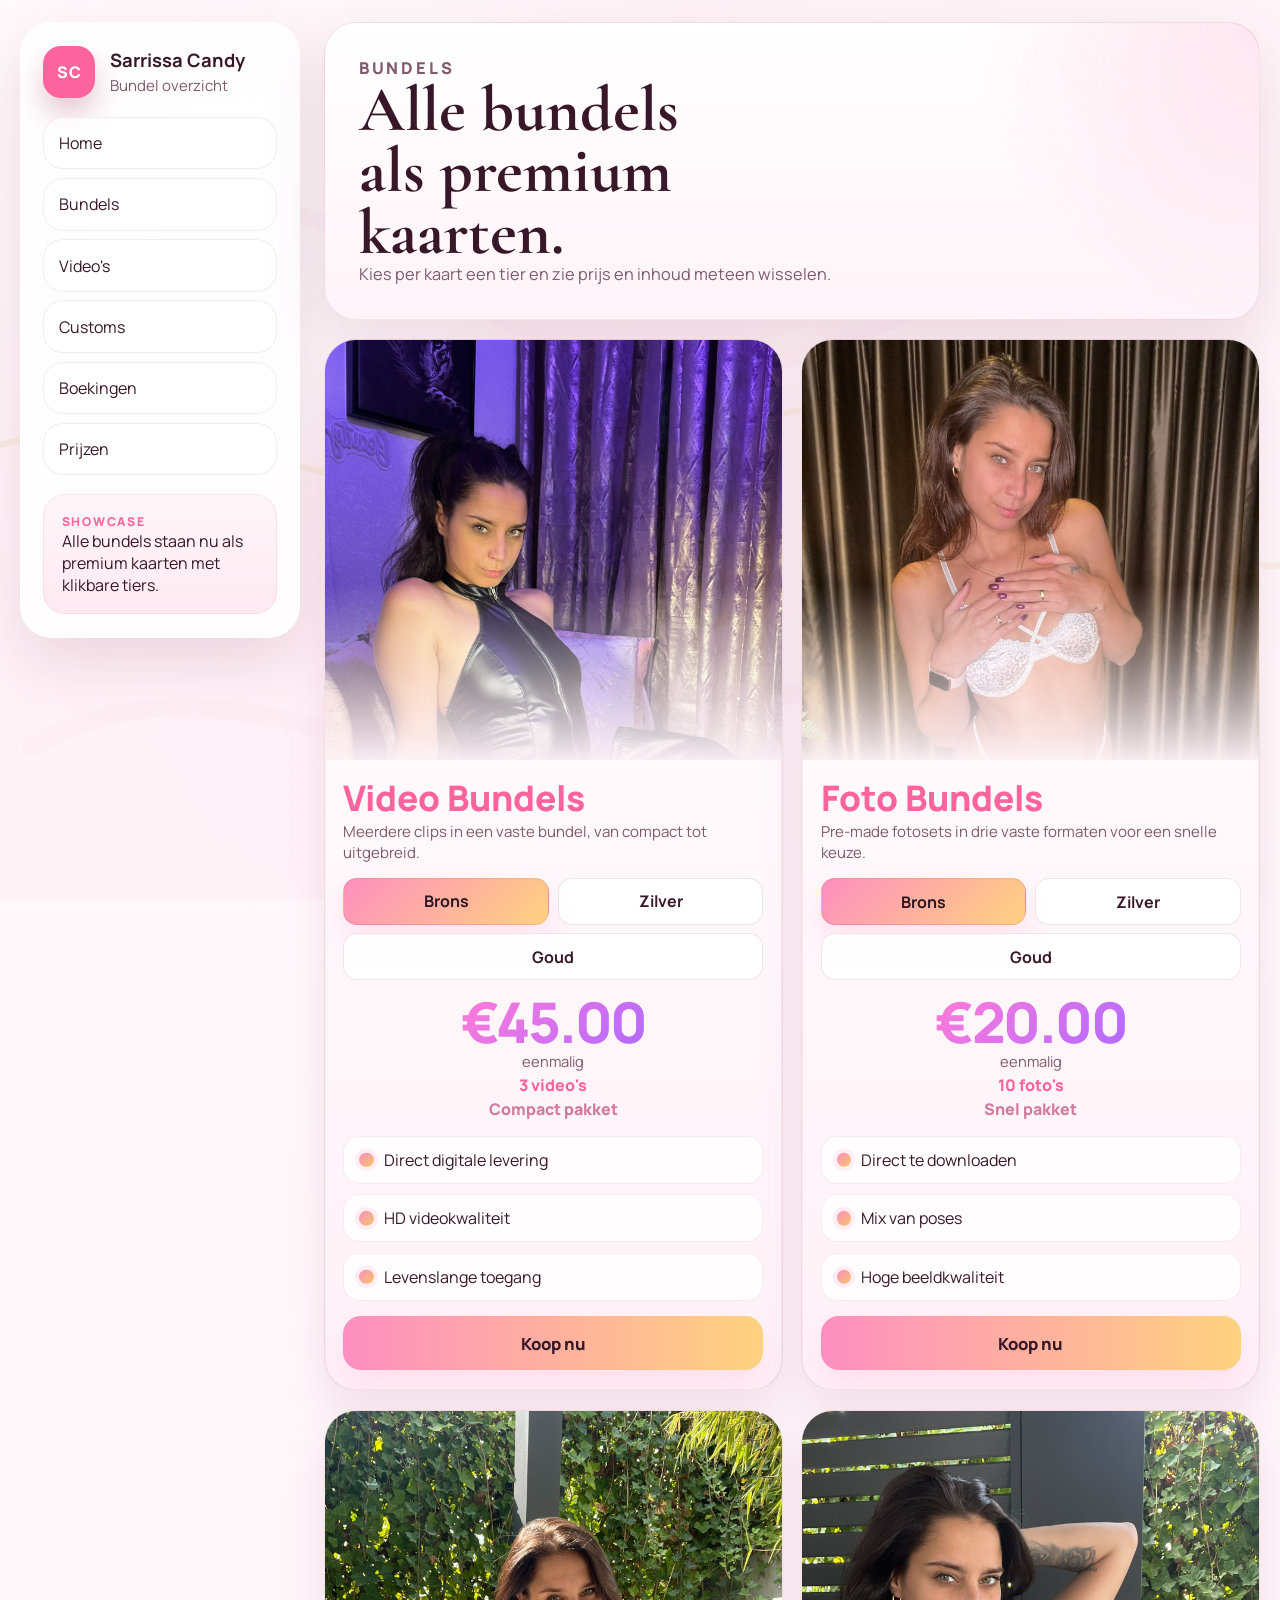
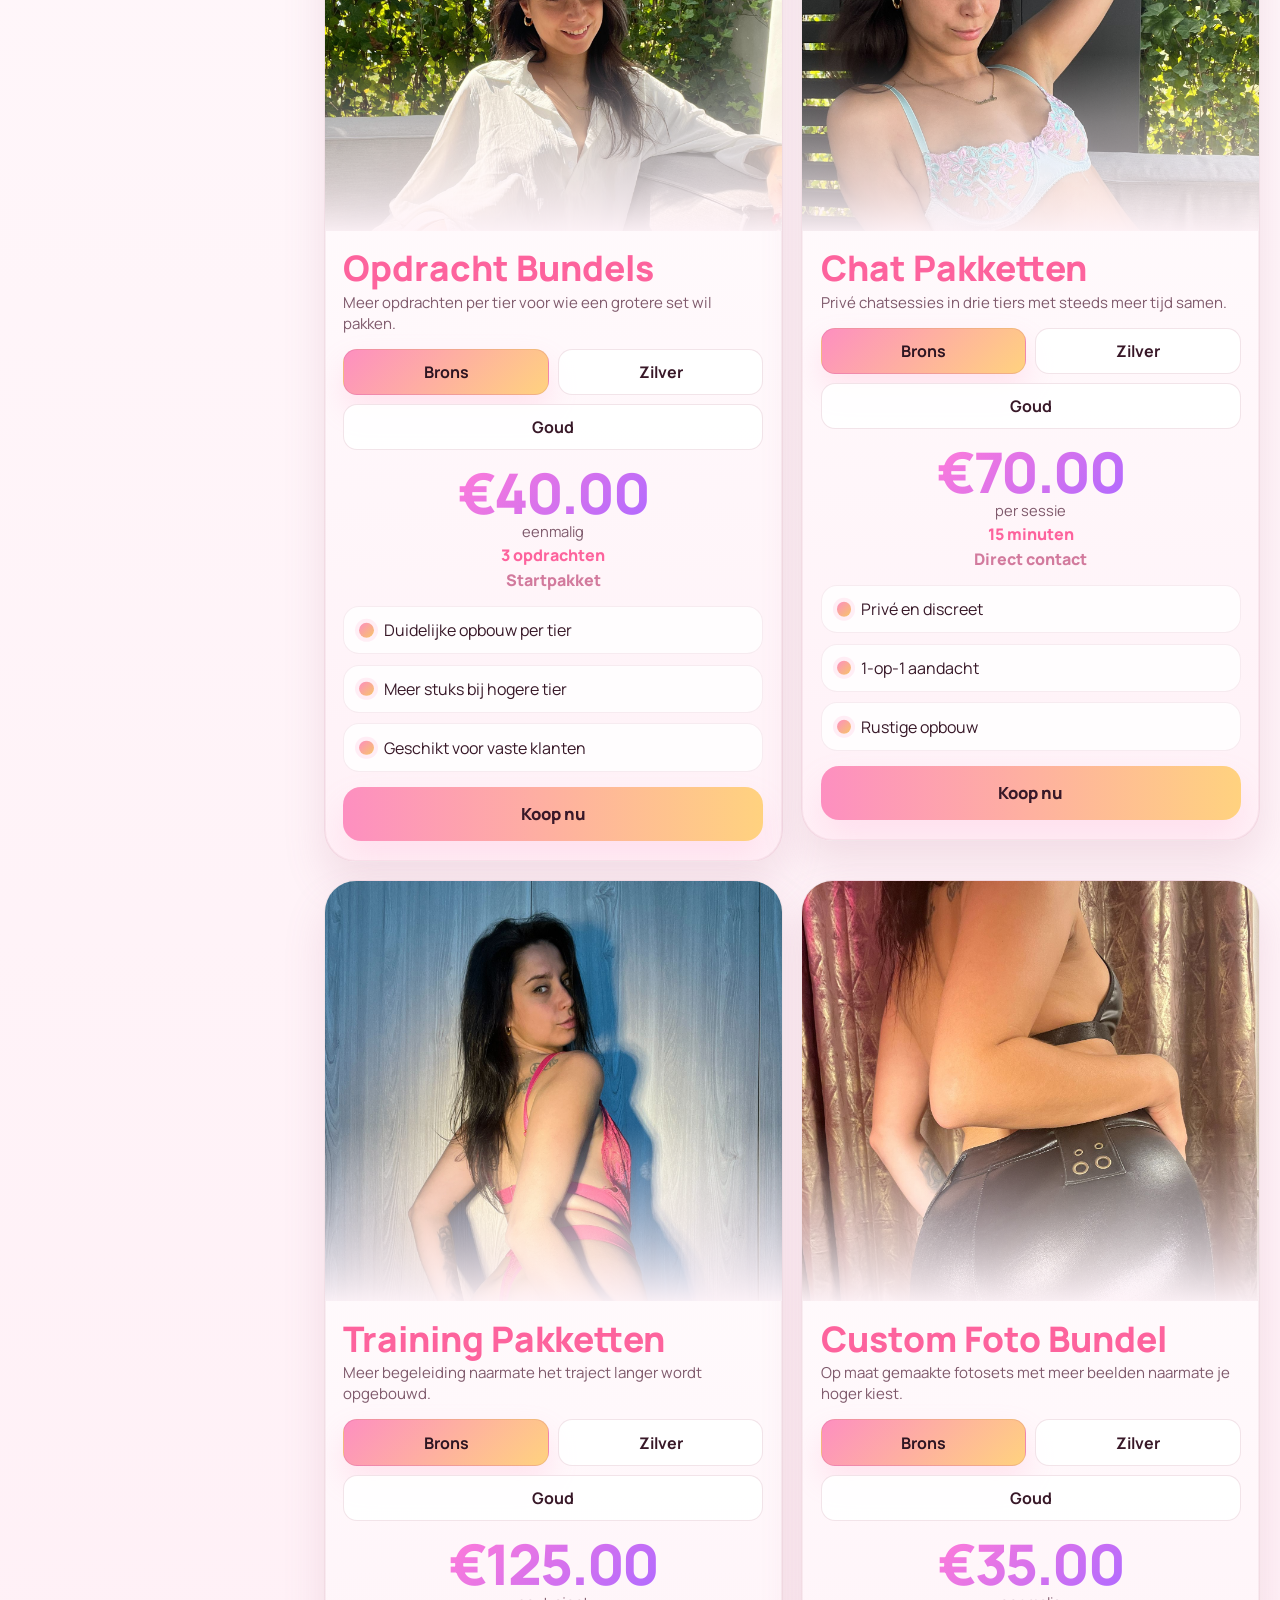
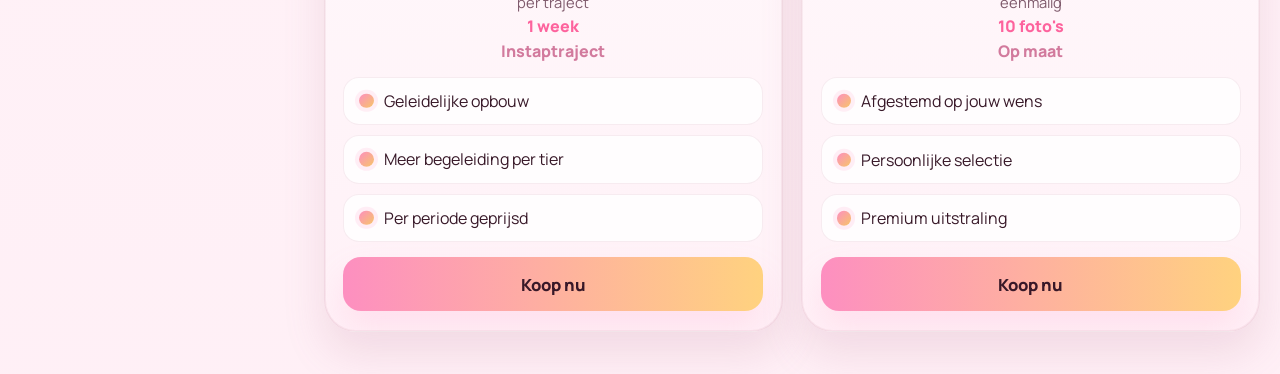
<file: bundels.html>
<!DOCTYPE html>
<html lang="nl">
<head>
    <meta charset="UTF-8">
    <meta name="viewport" content="width=device-width, initial-scale=1.0">
    <title>Bundels | Sarrissa Candy</title>
    <link rel="preconnect" href="https://fonts.googleapis.com">
    <link rel="preconnect" href="https://fonts.gstatic.com" crossorigin>
    <link href="https://fonts.googleapis.com/css2?family=Cormorant+Garamond:wght@500;600;700&family=Manrope:wght@400;500;600;700;800&display=swap" rel="stylesheet">
    <link rel="stylesheet" href="assets/css/style.css">
    <script defer src="assets/js/script.js"></script>
</head>
<body data-page="bundels">
    <div class="site-shell">
        <aside class="sidebar">
            <a class="brand" href="index.html">
                <span class="brand-mark">SC</span>
                <span class="brand-copy">
                    <strong>Sarrissa Candy</strong>
                    <span>Bundel overzicht</span>
                </span>
            </a>

            <button class="sidebar-toggle" type="button" aria-expanded="false" aria-controls="sidebar-nav" data-sidebar-toggle>
                Menu openen
            </button>

            <nav class="sidebar-nav" id="sidebar-nav" data-sidebar-nav aria-label="Hoofdmenu">
                <a class="side-link" href="index.html" data-nav-link="home">
                    <span>Home</span>
                    <small>Start</small>
                </a>
                <a class="side-link" href="bundels.html" data-nav-link="bundels">
                    <span>Bundels</span>
                    <small>01</small>
                </a>
                <a class="side-link" href="videos.html" data-nav-link="videos">
                    <span>Video's</span>
                    <small>02</small>
                </a>
                <a class="side-link" href="customs.html" data-nav-link="customs">
                    <span>Customs</span>
                    <small>03</small>
                </a>
                <a class="side-link" href="boekingen.html" data-nav-link="boekingen">
                    <span>Boekingen</span>
                    <small>04</small>
                </a>
                <a class="side-link" href="slaven.html" data-nav-link="slaven">
                    <span>Prijzen</span>
                    <small>05</small>
                </a>
            </nav>

            <div class="sidebar-note">
                <p class="note-label">Showcase</p>
                <p>Alle bundels staan nu als premium kaarten met klikbare tiers.</p>
            </div>
        </aside>

        <main class="content catalog-page">
            <section class="hero-card catalog-hero" aria-labelledby="bundels-title">
                <p class="eyebrow">Bundels</p>
                <h1 id="bundels-title">Alle bundels als premium kaarten.</h1>
                <p>Kies per kaart een tier en zie prijs en inhoud meteen wisselen.</p>
            </section>

            <section class="catalog-grid" aria-label="Bundel overzicht">
                <article class="showcase-card" data-tier-card>
                    <div class="showcase-media">
                        <img src="images/WhatsApp%20Image%202026-05-06%20at%2015.21.11.jpeg" alt="Video bundel">
                    </div>
                    <div class="showcase-body">
                        <div class="showcase-copy-block">
                            <h2 class="showcase-title">Video Bundels</h2>
                            <p class="showcase-description">Meerdere clips in een vaste bundel, van compact tot uitgebreid.</p>
                        </div>

                        <div class="showcase-tier-switch" role="group" aria-label="Kies tier voor video bundels">
                            <button class="showcase-tier is-active" type="button" data-tier-button data-tier-price="€45.00" data-tier-note="eenmalig" data-tier-meta-one="3 video's" data-tier-meta-two="Compact pakket">Brons</button>
                            <button class="showcase-tier" type="button" data-tier-button data-tier-price="€75.00" data-tier-note="eenmalig" data-tier-meta-one="5 video's" data-tier-meta-two="Meer variatie">Zilver</button>
                            <button class="showcase-tier" type="button" data-tier-button data-tier-price="€100.00" data-tier-note="eenmalig" data-tier-meta-one="8 video's" data-tier-meta-two="Beste value">Goud</button>
                        </div>

                        <div class="showcase-price-block">
                            <strong class="showcase-price" data-tier-output="price">€45.00</strong>
                            <span class="showcase-price-note" data-tier-output="note">eenmalig</span>
                            <span class="showcase-price-meta" data-tier-output="meta-one">3 video's</span>
                            <span class="showcase-price-meta is-soft" data-tier-output="meta-two">Compact pakket</span>
                        </div>

                        <ul class="showcase-features">
                            <li>Direct digitale levering</li>
                            <li>HD videokwaliteit</li>
                            <li>Levenslange toegang</li>
                        </ul>

                        <button class="showcase-cta" type="button">Koop nu</button>
                    </div>
                </article>

                <article class="showcase-card" data-tier-card>
                    <div class="showcase-media">
                        <img src="images/WhatsApp%20Image%202026-05-06%20at%2015.51.36.jpeg" alt="Foto bundel">
                    </div>
                    <div class="showcase-body">
                        <div class="showcase-copy-block">
                            <h2 class="showcase-title">Foto Bundels</h2>
                            <p class="showcase-description">Pre-made fotosets in drie vaste formaten voor een snelle keuze.</p>
                        </div>

                        <div class="showcase-tier-switch" role="group" aria-label="Kies tier voor foto bundels">
                            <button class="showcase-tier is-active" type="button" data-tier-button data-tier-price="€20.00" data-tier-note="eenmalig" data-tier-meta-one="10 foto's" data-tier-meta-two="Snel pakket">Brons</button>
                            <button class="showcase-tier" type="button" data-tier-button data-tier-price="€40.00" data-tier-note="eenmalig" data-tier-meta-one="25 foto's" data-tier-meta-two="Meer mix">Zilver</button>
                            <button class="showcase-tier" type="button" data-tier-button data-tier-price="€70.00" data-tier-note="eenmalig" data-tier-meta-one="50 foto's" data-tier-meta-two="Volle gallery">Goud</button>
                        </div>

                        <div class="showcase-price-block">
                            <strong class="showcase-price" data-tier-output="price">€20.00</strong>
                            <span class="showcase-price-note" data-tier-output="note">eenmalig</span>
                            <span class="showcase-price-meta" data-tier-output="meta-one">10 foto's</span>
                            <span class="showcase-price-meta is-soft" data-tier-output="meta-two">Snel pakket</span>
                        </div>

                        <ul class="showcase-features">
                            <li>Direct te downloaden</li>
                            <li>Mix van poses</li>
                            <li>Hoge beeldkwaliteit</li>
                        </ul>

                        <button class="showcase-cta" type="button">Koop nu</button>
                    </div>
                </article>

                <article class="showcase-card" data-tier-card>
                    <div class="showcase-media">
                        <img src="images/WhatsApp%20Image%202026-05-06%20at%2015.43.06.jpeg" alt="Opdracht bundel">
                    </div>
                    <div class="showcase-body">
                        <div class="showcase-copy-block">
                            <h2 class="showcase-title">Opdracht Bundels</h2>
                            <p class="showcase-description">Meer opdrachten per tier voor wie een grotere set wil pakken.</p>
                        </div>

                        <div class="showcase-tier-switch" role="group" aria-label="Kies tier voor opdracht bundels">
                            <button class="showcase-tier is-active" type="button" data-tier-button data-tier-price="€40.00" data-tier-note="eenmalig" data-tier-meta-one="3 opdrachten" data-tier-meta-two="Startpakket">Brons</button>
                            <button class="showcase-tier" type="button" data-tier-button data-tier-price="€75.00" data-tier-note="eenmalig" data-tier-meta-one="6 opdrachten" data-tier-meta-two="Meer variatie">Zilver</button>
                            <button class="showcase-tier" type="button" data-tier-button data-tier-price="€120.00" data-tier-note="eenmalig" data-tier-meta-one="10 opdrachten" data-tier-meta-two="Maximale set">Goud</button>
                        </div>

                        <div class="showcase-price-block">
                            <strong class="showcase-price" data-tier-output="price">€40.00</strong>
                            <span class="showcase-price-note" data-tier-output="note">eenmalig</span>
                            <span class="showcase-price-meta" data-tier-output="meta-one">3 opdrachten</span>
                            <span class="showcase-price-meta is-soft" data-tier-output="meta-two">Startpakket</span>
                        </div>

                        <ul class="showcase-features">
                            <li>Duidelijke opbouw per tier</li>
                            <li>Meer stuks bij hogere tier</li>
                            <li>Geschikt voor vaste klanten</li>
                        </ul>

                        <button class="showcase-cta" type="button">Koop nu</button>
                    </div>
                </article>

                <article class="showcase-card" data-tier-card>
                    <div class="showcase-media">
                        <img src="images/WhatsApp%20Image%202026-05-06%20at%2015.43.23.jpeg" alt="Chat pakketten">
                    </div>
                    <div class="showcase-body">
                        <div class="showcase-copy-block">
                            <h2 class="showcase-title">Chat Pakketten</h2>
                            <p class="showcase-description">Priv&eacute; chatsessies in drie tiers met steeds meer tijd samen.</p>
                        </div>

                        <div class="showcase-tier-switch" role="group" aria-label="Kies tier voor chat pakketten">
                            <button class="showcase-tier is-active" type="button" data-tier-button data-tier-price="€70.00" data-tier-note="per sessie" data-tier-meta-one="15 minuten" data-tier-meta-two="Direct contact">Brons</button>
                            <button class="showcase-tier" type="button" data-tier-button data-tier-price="€120.00" data-tier-note="per sessie" data-tier-meta-one="30 minuten" data-tier-meta-two="Meer aandacht">Zilver</button>
                            <button class="showcase-tier" type="button" data-tier-button data-tier-price="€200.00" data-tier-note="per sessie" data-tier-meta-one="60 minuten" data-tier-meta-two="Langste tier">Goud</button>
                        </div>

                        <div class="showcase-price-block">
                            <strong class="showcase-price" data-tier-output="price">€70.00</strong>
                            <span class="showcase-price-note" data-tier-output="note">per sessie</span>
                            <span class="showcase-price-meta" data-tier-output="meta-one">15 minuten</span>
                            <span class="showcase-price-meta is-soft" data-tier-output="meta-two">Direct contact</span>
                        </div>

                        <ul class="showcase-features">
                            <li>Priv&eacute; en discreet</li>
                            <li>1-op-1 aandacht</li>
                            <li>Rustige opbouw</li>
                        </ul>

                        <button class="showcase-cta" type="button">Koop nu</button>
                    </div>
                </article>

                <article class="showcase-card" data-tier-card>
                    <div class="showcase-media">
                        <img src="images/WhatsApp%20Image%202026-05-06%20at%2015.38.01.jpeg" alt="Training pakketten">
                    </div>
                    <div class="showcase-body">
                        <div class="showcase-copy-block">
                            <h2 class="showcase-title">Training Pakketten</h2>
                            <p class="showcase-description">Meer begeleiding naarmate het traject langer wordt opgebouwd.</p>
                        </div>

                        <div class="showcase-tier-switch" role="group" aria-label="Kies tier voor training pakketten">
                            <button class="showcase-tier is-active" type="button" data-tier-button data-tier-price="€125.00" data-tier-note="per traject" data-tier-meta-one="1 week" data-tier-meta-two="Instaptraject">Brons</button>
                            <button class="showcase-tier" type="button" data-tier-button data-tier-price="€200.00" data-tier-note="per traject" data-tier-meta-one="2 weken" data-tier-meta-two="Meer verdieping">Zilver</button>
                            <button class="showcase-tier" type="button" data-tier-button data-tier-price="€350.00" data-tier-note="per traject" data-tier-meta-one="1 maand" data-tier-meta-two="Lang traject">Goud</button>
                        </div>

                        <div class="showcase-price-block">
                            <strong class="showcase-price" data-tier-output="price">€125.00</strong>
                            <span class="showcase-price-note" data-tier-output="note">per traject</span>
                            <span class="showcase-price-meta" data-tier-output="meta-one">1 week</span>
                            <span class="showcase-price-meta is-soft" data-tier-output="meta-two">Instaptraject</span>
                        </div>

                        <ul class="showcase-features">
                            <li>Geleidelijke opbouw</li>
                            <li>Meer begeleiding per tier</li>
                            <li>Per periode geprijsd</li>
                        </ul>

                        <button class="showcase-cta" type="button">Koop nu</button>
                    </div>
                </article>

                <article class="showcase-card" data-tier-card>
                    <div class="showcase-media">
                        <img src="images/WhatsApp%20Image%202026-05-06%20at%2015.25.00.jpeg" alt="Custom foto bundel">
                    </div>
                    <div class="showcase-body">
                        <div class="showcase-copy-block">
                            <h2 class="showcase-title">Custom Foto Bundel</h2>
                            <p class="showcase-description">Op maat gemaakte fotosets met meer beelden naarmate je hoger kiest.</p>
                        </div>

                        <div class="showcase-tier-switch" role="group" aria-label="Kies tier voor custom foto bundel">
                            <button class="showcase-tier is-active" type="button" data-tier-button data-tier-price="€35.00" data-tier-note="eenmalig" data-tier-meta-one="10 foto's" data-tier-meta-two="Op maat">Brons</button>
                            <button class="showcase-tier" type="button" data-tier-button data-tier-price="€55.00" data-tier-note="eenmalig" data-tier-meta-one="25 foto's" data-tier-meta-two="Meer beelden">Zilver</button>
                            <button class="showcase-tier" type="button" data-tier-button data-tier-price="€100.00" data-tier-note="eenmalig" data-tier-meta-one="50 foto's" data-tier-meta-two="Volledige set">Goud</button>
                        </div>

                        <div class="showcase-price-block">
                            <strong class="showcase-price" data-tier-output="price">€35.00</strong>
                            <span class="showcase-price-note" data-tier-output="note">eenmalig</span>
                            <span class="showcase-price-meta" data-tier-output="meta-one">10 foto's</span>
                            <span class="showcase-price-meta is-soft" data-tier-output="meta-two">Op maat</span>
                        </div>

                        <ul class="showcase-features">
                            <li>Afgestemd op jouw wens</li>
                            <li>Persoonlijke selectie</li>
                            <li>Premium uitstraling</li>
                        </ul>

                        <button class="showcase-cta" type="button">Koop nu</button>
                    </div>
                </article>
            </section>
        </main>
    </div>
</body>
</html>
</file>
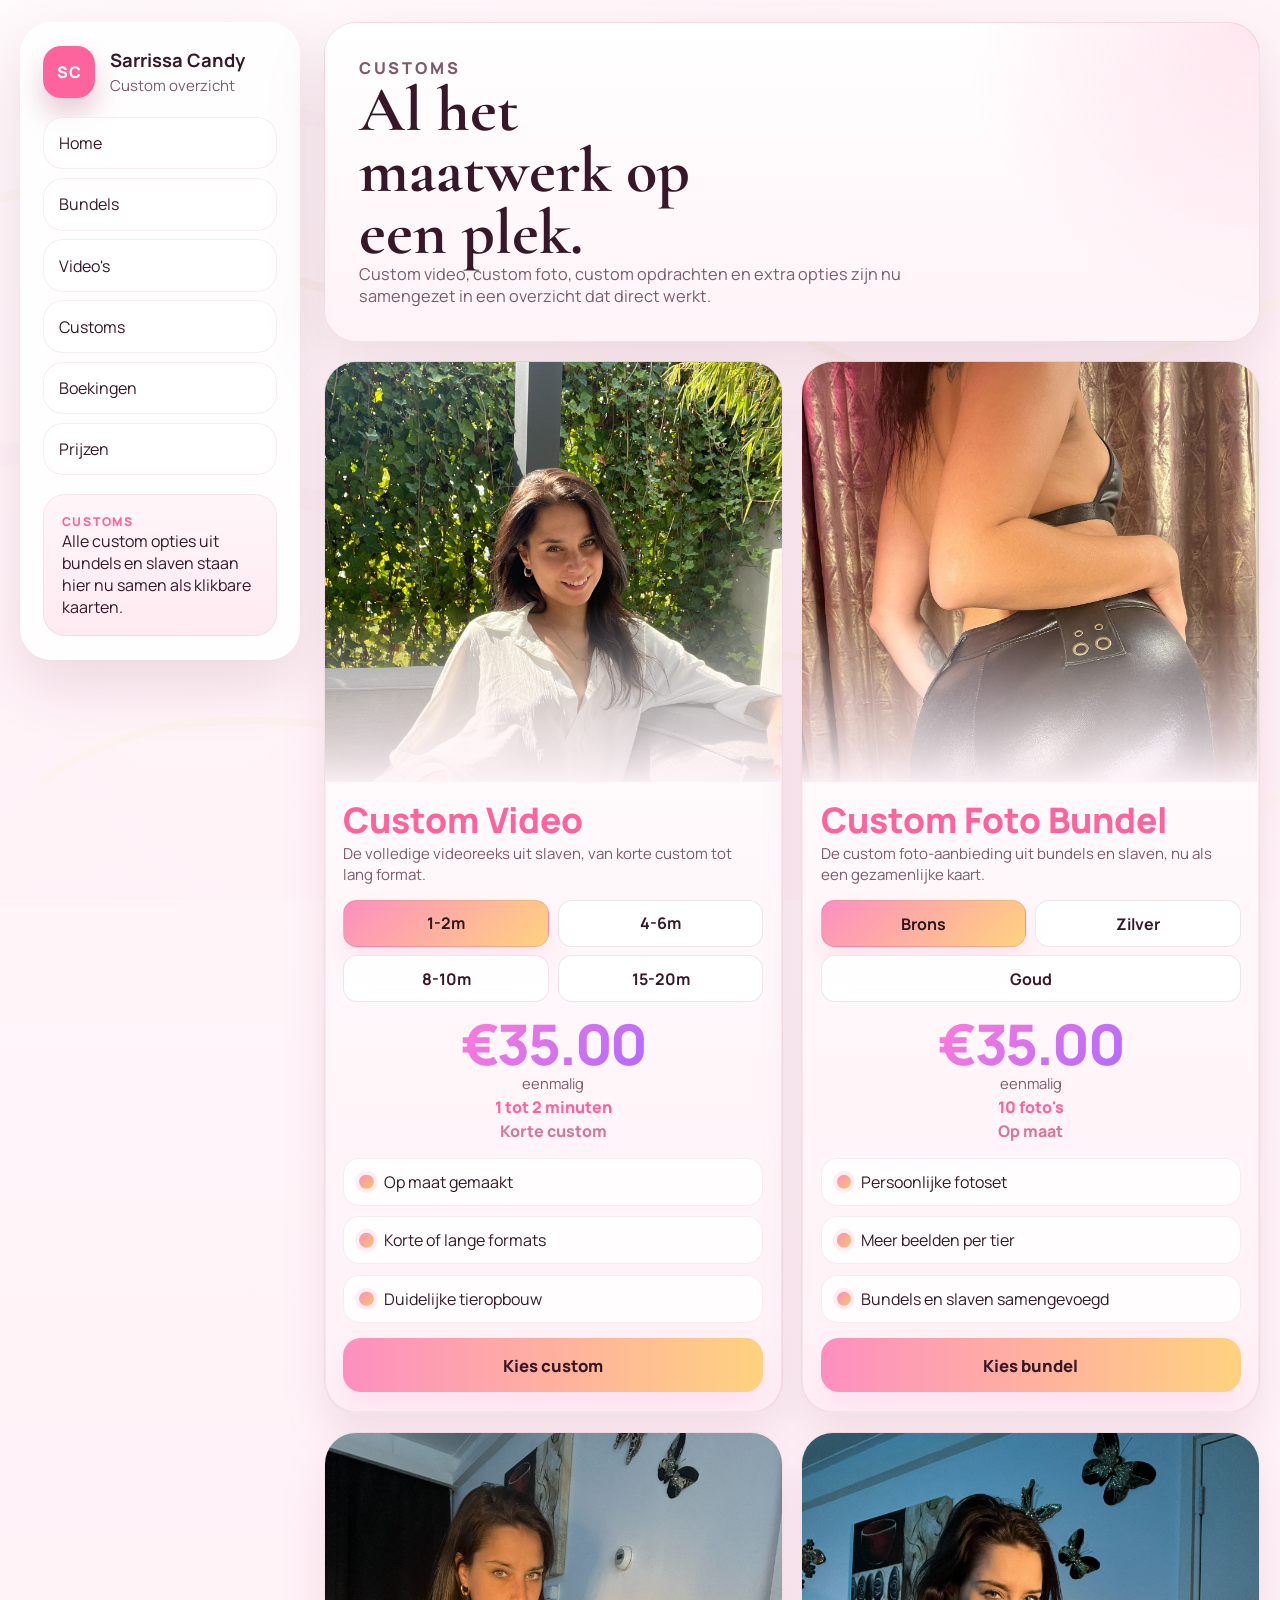
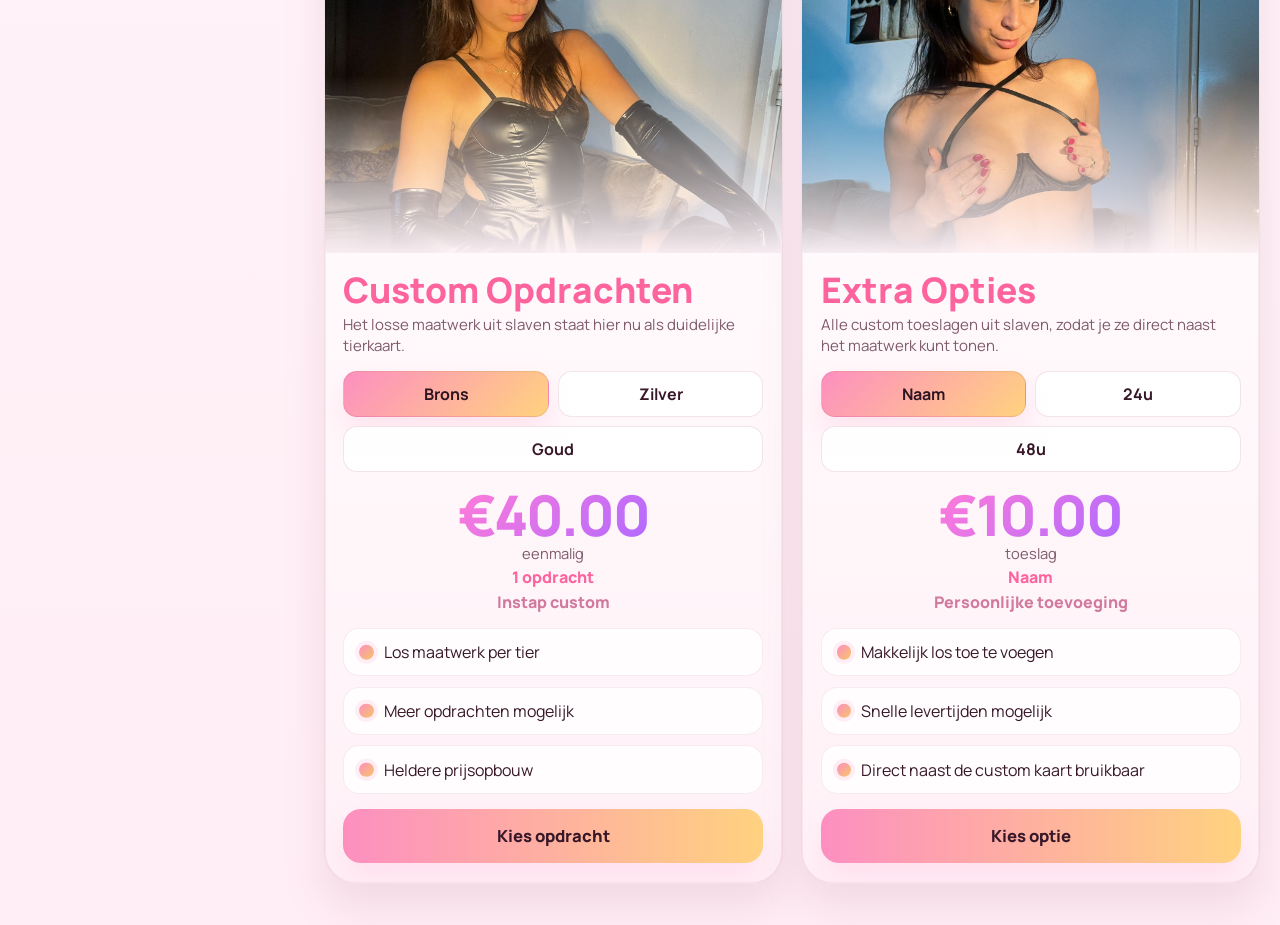
<file: customs.html>
<!DOCTYPE html>
<html lang="nl">
<head>
    <meta charset="UTF-8">
    <meta name="viewport" content="width=device-width, initial-scale=1.0">
    <title>Customs | Sarrissa Candy</title>
    <link rel="preconnect" href="https://fonts.googleapis.com">
    <link rel="preconnect" href="https://fonts.gstatic.com" crossorigin>
    <link href="https://fonts.googleapis.com/css2?family=Cormorant+Garamond:wght@500;600;700&family=Manrope:wght@400;500;600;700;800&display=swap" rel="stylesheet">
    <link rel="stylesheet" href="assets/css/style.css">
    <script defer src="assets/js/script.js"></script>
</head>
<body data-page="customs">
    <div class="site-shell">
        <aside class="sidebar">
            <a class="brand" href="index.html">
                <span class="brand-mark">SC</span>
                <span class="brand-copy">
                    <strong>Sarrissa Candy</strong>
                    <span>Custom overzicht</span>
                </span>
            </a>

            <button class="sidebar-toggle" type="button" aria-expanded="false" aria-controls="sidebar-nav" data-sidebar-toggle>
                Menu openen
            </button>

            <nav class="sidebar-nav" id="sidebar-nav" data-sidebar-nav aria-label="Hoofdmenu">
                <a class="side-link" href="index.html" data-nav-link="home">
                    <span>Home</span>
                    <small>Start</small>
                </a>
                <a class="side-link" href="bundels.html" data-nav-link="bundels">
                    <span>Bundels</span>
                    <small>01</small>
                </a>
                <a class="side-link" href="videos.html" data-nav-link="videos">
                    <span>Video's</span>
                    <small>02</small>
                </a>
                <a class="side-link" href="customs.html" data-nav-link="customs">
                    <span>Customs</span>
                    <small>03</small>
                </a>
                <a class="side-link" href="boekingen.html" data-nav-link="boekingen">
                    <span>Boekingen</span>
                    <small>04</small>
                </a>
                <a class="side-link" href="slaven.html" data-nav-link="slaven">
                    <span>Prijzen</span>
                    <small>05</small>
                </a>
            </nav>

            <div class="sidebar-note">
                <p class="note-label">Customs</p>
                <p>Alle custom opties uit bundels en slaven staan hier nu samen als klikbare kaarten.</p>
            </div>
        </aside>

        <main class="content catalog-page">
            <section class="hero-card catalog-hero" aria-labelledby="customs-title">
                <p class="eyebrow">Customs</p>
                <h1 id="customs-title">Al het maatwerk op een plek.</h1>
                <p>Custom video, custom foto, custom opdrachten en extra opties zijn nu samengezet in een overzicht dat direct werkt.</p>
            </section>

            <section class="catalog-grid customs-grid" aria-label="Custom overzicht">
                <article class="showcase-card" data-tier-card>
                    <div class="showcase-media">
                        <img src="images/WhatsApp%20Image%202026-05-06%20at%2015.43.06.jpeg" alt="Custom video">
                    </div>
                    <div class="showcase-body">
                        <div class="showcase-copy-block">
                            <h2 class="showcase-title">Custom Video</h2>
                            <p class="showcase-description">De volledige videoreeks uit slaven, van korte custom tot lang format.</p>
                        </div>

                        <div class="showcase-tier-switch" role="group" aria-label="Kies custom video tier">
                            <button class="showcase-tier is-active" type="button" data-tier-button data-tier-price="&euro;35.00" data-tier-note="eenmalig" data-tier-meta-one="1 tot 2 minuten" data-tier-meta-two="Korte custom">1-2m</button>
                            <button class="showcase-tier" type="button" data-tier-button data-tier-price="&euro;85.00" data-tier-note="eenmalig" data-tier-meta-one="4 tot 6 minuten" data-tier-meta-two="Uitgebreider format">4-6m</button>
                            <button class="showcase-tier" type="button" data-tier-button data-tier-price="&euro;150.00" data-tier-note="eenmalig" data-tier-meta-one="8 tot 10 minuten" data-tier-meta-two="Langer format">8-10m</button>
                            <button class="showcase-tier" type="button" data-tier-button data-tier-price="&euro;200.00" data-tier-note="eenmalig" data-tier-meta-one="15 tot 20 minuten" data-tier-meta-two="Langste custom">15-20m</button>
                        </div>

                        <div class="showcase-price-block">
                            <strong class="showcase-price" data-tier-output="price">&euro;35.00</strong>
                            <span class="showcase-price-note" data-tier-output="note">eenmalig</span>
                            <span class="showcase-price-meta" data-tier-output="meta-one">1 tot 2 minuten</span>
                            <span class="showcase-price-meta is-soft" data-tier-output="meta-two">Korte custom</span>
                        </div>

                        <ul class="showcase-features">
                            <li>Op maat gemaakt</li>
                            <li>Korte of lange formats</li>
                            <li>Duidelijke tieropbouw</li>
                        </ul>

                        <button class="showcase-cta" type="button">Kies custom</button>
                    </div>
                </article>

                <article class="showcase-card" data-tier-card>
                    <div class="showcase-media">
                        <img src="images/WhatsApp%20Image%202026-05-06%20at%2015.25.00.jpeg" alt="Custom foto bundel">
                    </div>
                    <div class="showcase-body">
                        <div class="showcase-copy-block">
                            <h2 class="showcase-title">Custom Foto Bundel</h2>
                            <p class="showcase-description">De custom foto-aanbieding uit bundels en slaven, nu als een gezamenlijke kaart.</p>
                        </div>

                        <div class="showcase-tier-switch" role="group" aria-label="Kies custom foto bundel tier">
                            <button class="showcase-tier is-active" type="button" data-tier-button data-tier-price="&euro;35.00" data-tier-note="eenmalig" data-tier-meta-one="10 foto's" data-tier-meta-two="Op maat">Brons</button>
                            <button class="showcase-tier" type="button" data-tier-button data-tier-price="&euro;55.00" data-tier-note="eenmalig" data-tier-meta-one="25 foto's" data-tier-meta-two="Meer beelden">Zilver</button>
                            <button class="showcase-tier" type="button" data-tier-button data-tier-price="&euro;100.00" data-tier-note="eenmalig" data-tier-meta-one="50 foto's" data-tier-meta-two="Volledige set">Goud</button>
                        </div>

                        <div class="showcase-price-block">
                            <strong class="showcase-price" data-tier-output="price">&euro;35.00</strong>
                            <span class="showcase-price-note" data-tier-output="note">eenmalig</span>
                            <span class="showcase-price-meta" data-tier-output="meta-one">10 foto's</span>
                            <span class="showcase-price-meta is-soft" data-tier-output="meta-two">Op maat</span>
                        </div>

                        <ul class="showcase-features">
                            <li>Persoonlijke fotoset</li>
                            <li>Meer beelden per tier</li>
                            <li>Bundels en slaven samengevoegd</li>
                        </ul>

                        <button class="showcase-cta" type="button">Kies bundel</button>
                    </div>
                </article>

                <article class="showcase-card" data-tier-card>
                    <div class="showcase-media">
                        <img src="images/WhatsApp%20Image%202026-05-06%20at%2015.15.39.jpeg" alt="Custom opdrachten">
                    </div>
                    <div class="showcase-body">
                        <div class="showcase-copy-block">
                            <h2 class="showcase-title">Custom Opdrachten</h2>
                            <p class="showcase-description">Het losse maatwerk uit slaven staat hier nu als duidelijke tierkaart.</p>
                        </div>

                        <div class="showcase-tier-switch" role="group" aria-label="Kies custom opdracht tier">
                            <button class="showcase-tier is-active" type="button" data-tier-button data-tier-price="&euro;40.00" data-tier-note="eenmalig" data-tier-meta-one="1 opdracht" data-tier-meta-two="Instap custom">Brons</button>
                            <button class="showcase-tier" type="button" data-tier-button data-tier-price="&euro;110.00" data-tier-note="eenmalig" data-tier-meta-one="3 opdrachten" data-tier-meta-two="Meer maatwerk">Zilver</button>
                            <button class="showcase-tier" type="button" data-tier-button data-tier-price="&euro;175.00" data-tier-note="eenmalig" data-tier-meta-one="5 opdrachten" data-tier-meta-two="Volle custom set">Goud</button>
                        </div>

                        <div class="showcase-price-block">
                            <strong class="showcase-price" data-tier-output="price">&euro;40.00</strong>
                            <span class="showcase-price-note" data-tier-output="note">eenmalig</span>
                            <span class="showcase-price-meta" data-tier-output="meta-one">1 opdracht</span>
                            <span class="showcase-price-meta is-soft" data-tier-output="meta-two">Instap custom</span>
                        </div>

                        <ul class="showcase-features">
                            <li>Los maatwerk per tier</li>
                            <li>Meer opdrachten mogelijk</li>
                            <li>Heldere prijsopbouw</li>
                        </ul>

                        <button class="showcase-cta" type="button">Kies opdracht</button>
                    </div>
                </article>

                <article class="showcase-card" data-tier-card>
                    <div class="showcase-media">
                        <img src="images/WhatsApp%20Image%202026-05-06%20at%2015.51.21.jpeg" alt="Extra custom opties">
                    </div>
                    <div class="showcase-body">
                        <div class="showcase-copy-block">
                            <h2 class="showcase-title">Extra Opties</h2>
                            <p class="showcase-description">Alle custom toeslagen uit slaven, zodat je ze direct naast het maatwerk kunt tonen.</p>
                        </div>

                        <div class="showcase-tier-switch" role="group" aria-label="Kies extra custom optie">
                            <button class="showcase-tier is-active" type="button" data-tier-button data-tier-price="&euro;10.00" data-tier-note="toeslag" data-tier-meta-one="Naam" data-tier-meta-two="Persoonlijke toevoeging">Naam</button>
                            <button class="showcase-tier" type="button" data-tier-button data-tier-price="&euro;75.00" data-tier-note="toeslag" data-tier-meta-one="Binnen 24 uur" data-tier-meta-two="Spoedservice">24u</button>
                            <button class="showcase-tier" type="button" data-tier-button data-tier-price="&euro;50.00" data-tier-note="toeslag" data-tier-meta-one="Binnen 48 uur" data-tier-meta-two="Snellere levering">48u</button>
                        </div>

                        <div class="showcase-price-block">
                            <strong class="showcase-price" data-tier-output="price">&euro;10.00</strong>
                            <span class="showcase-price-note" data-tier-output="note">toeslag</span>
                            <span class="showcase-price-meta" data-tier-output="meta-one">Naam</span>
                            <span class="showcase-price-meta is-soft" data-tier-output="meta-two">Persoonlijke toevoeging</span>
                        </div>

                        <ul class="showcase-features">
                            <li>Makkelijk los toe te voegen</li>
                            <li>Snelle levertijden mogelijk</li>
                            <li>Direct naast de custom kaart bruikbaar</li>
                        </ul>

                        <button class="showcase-cta" type="button">Kies optie</button>
                    </div>
                </article>
            </section>
        </main>
    </div>
</body>
</html>
</file>
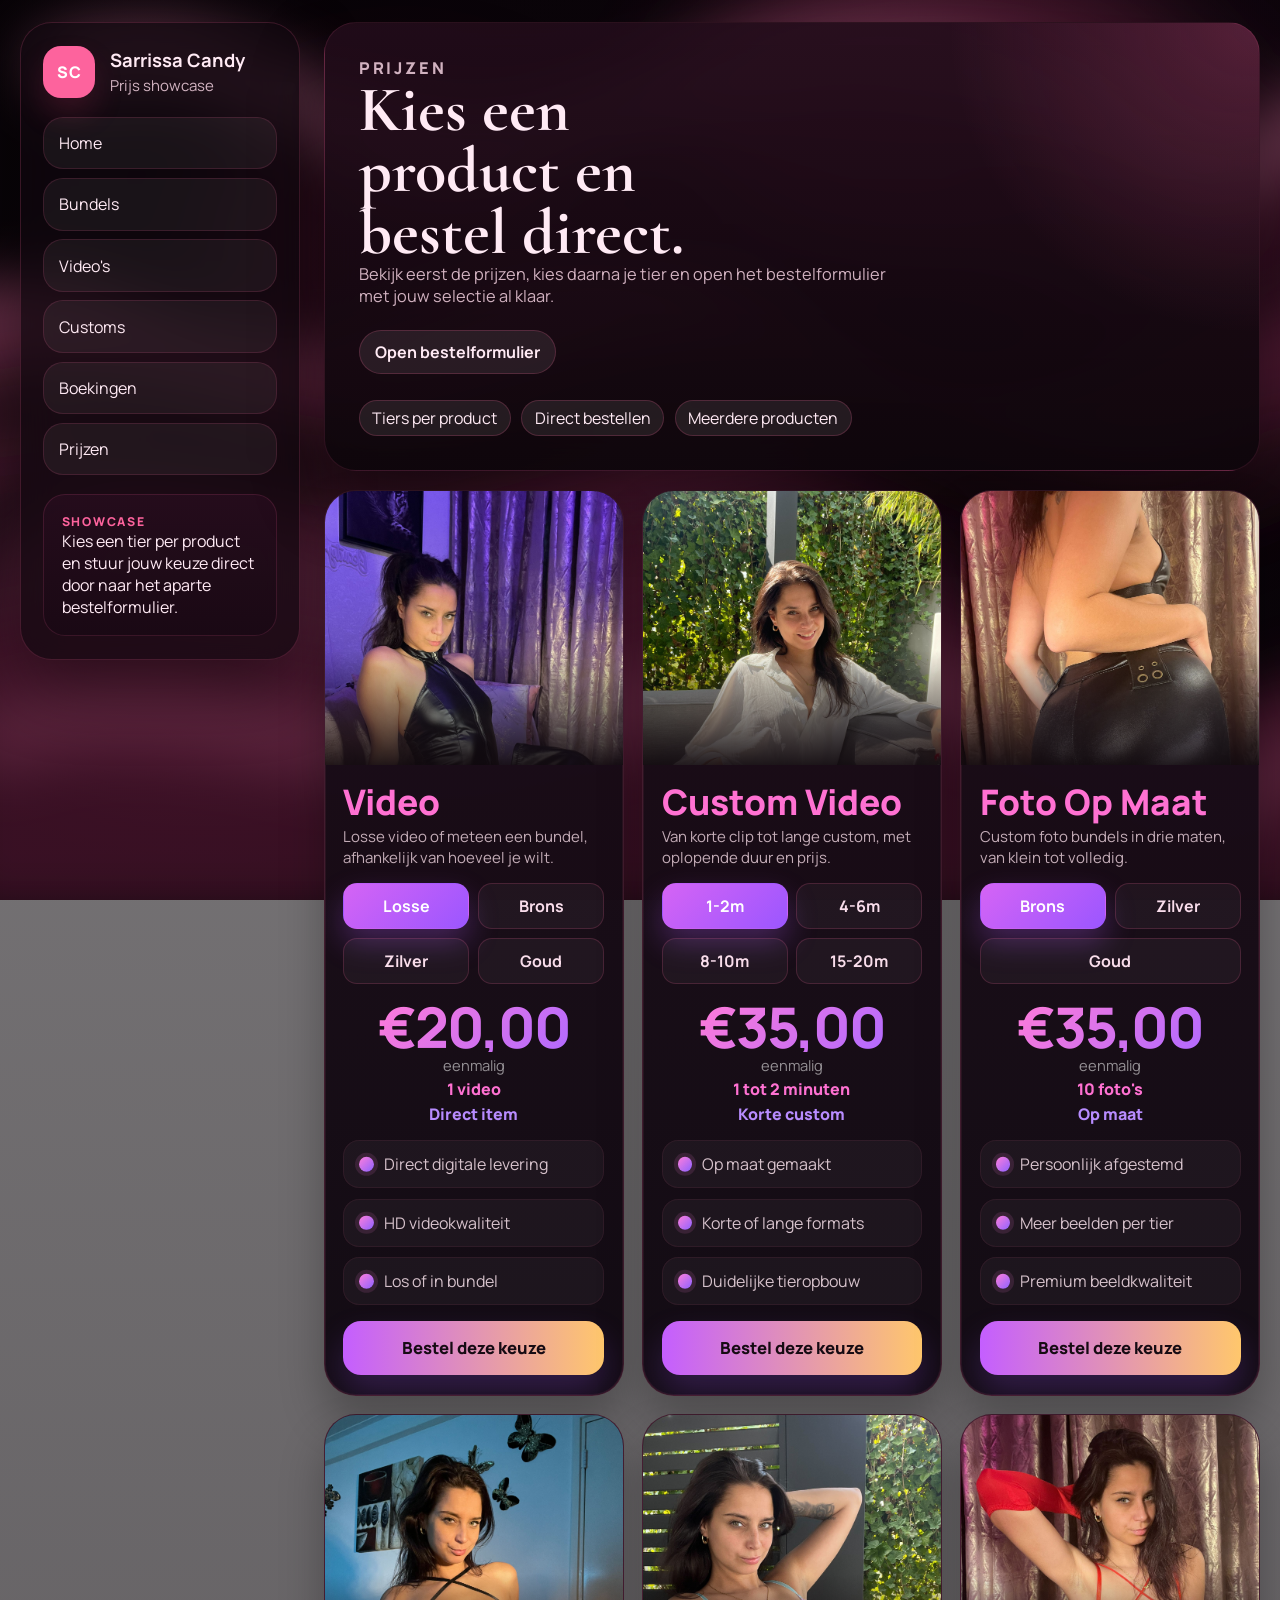
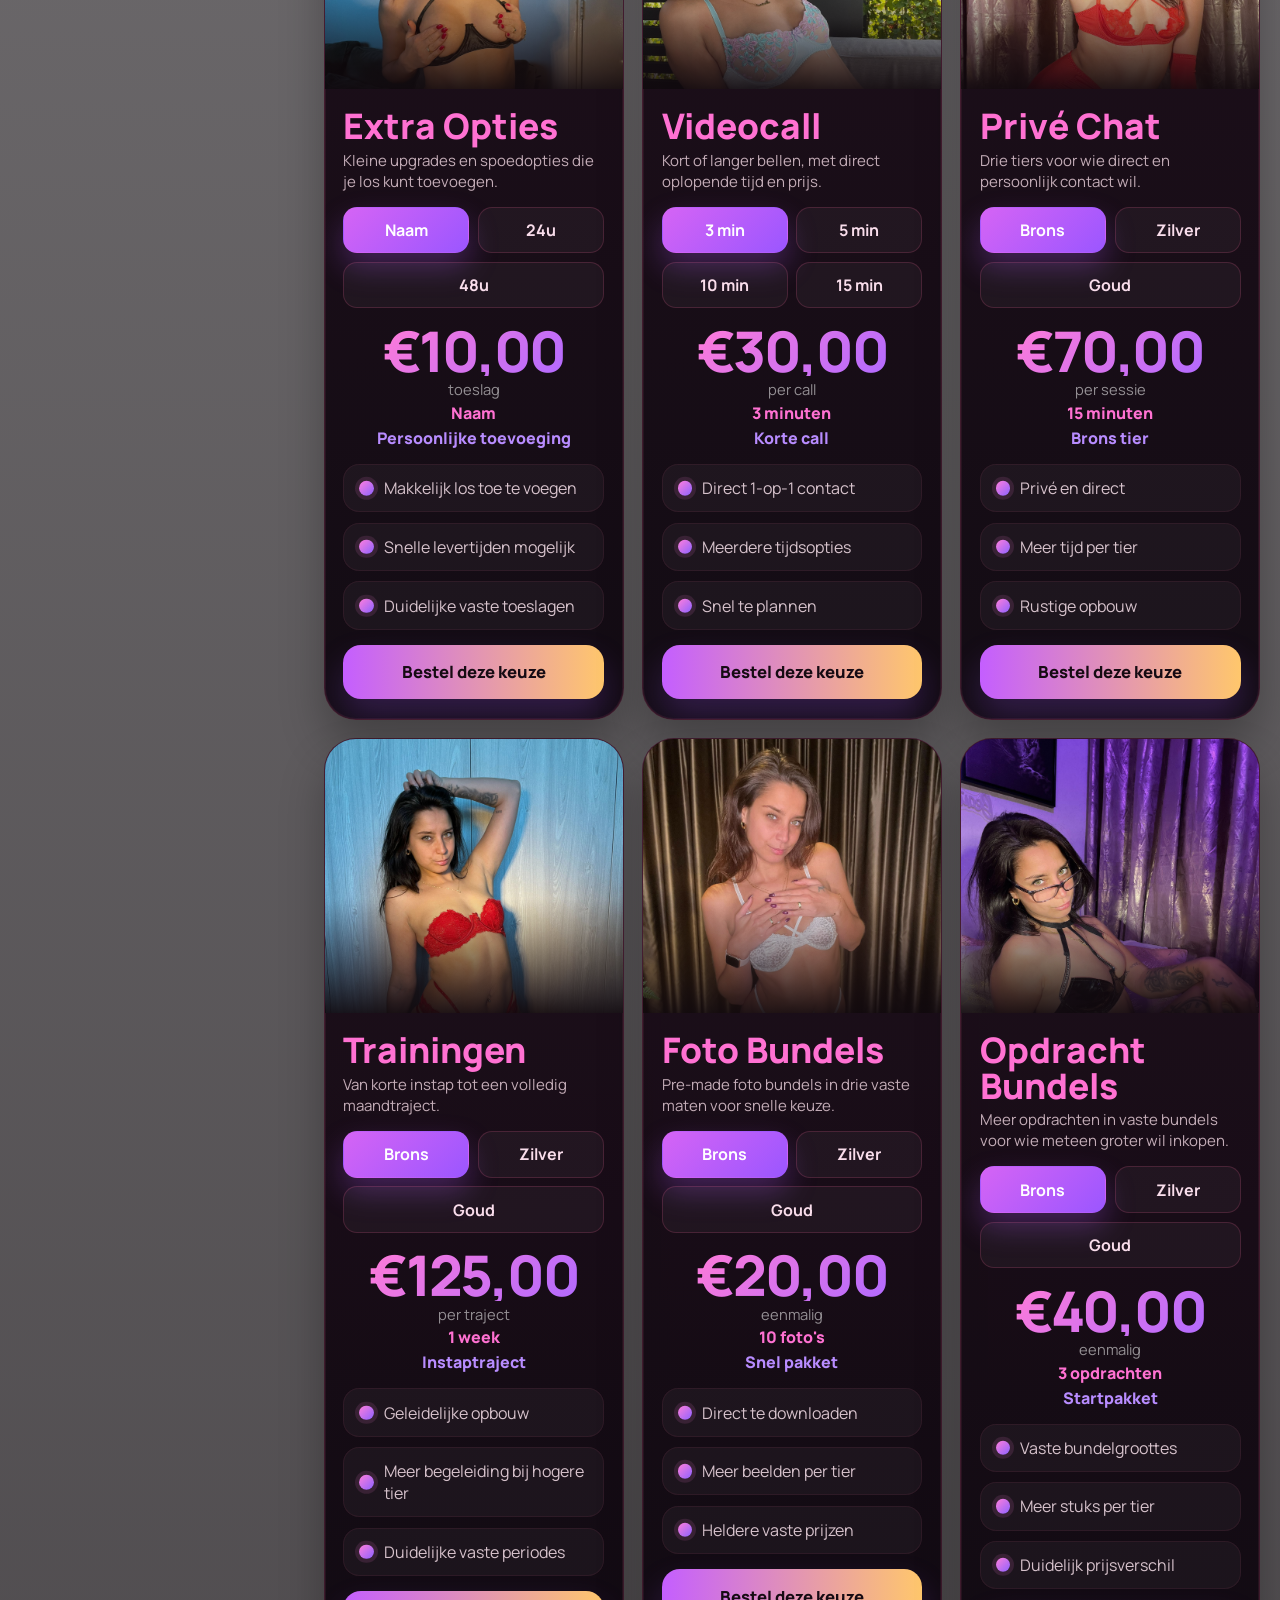
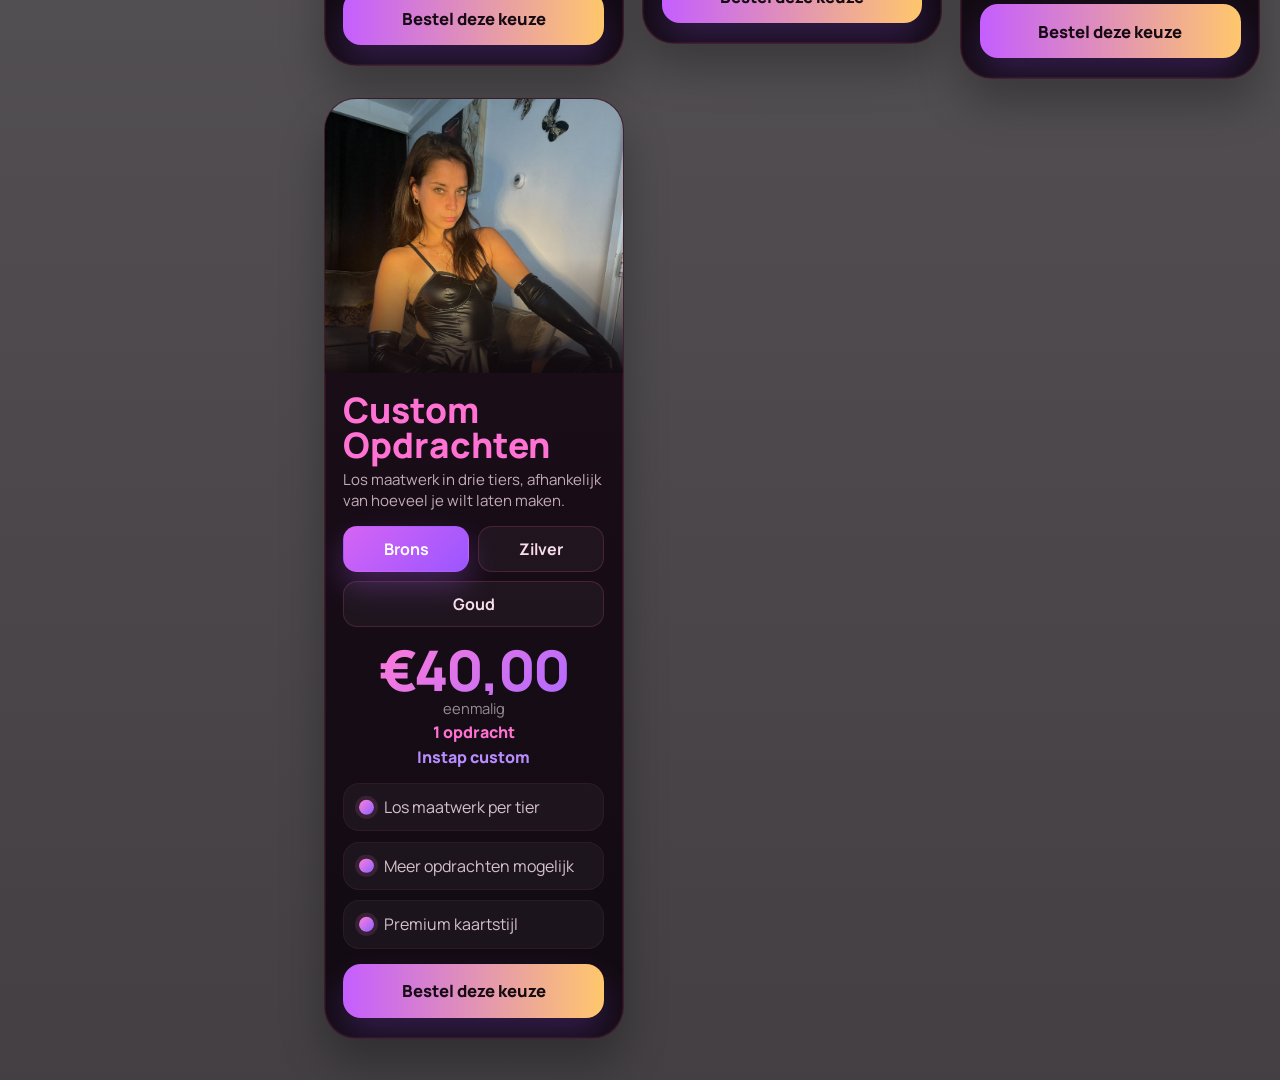
<file: slaven.html>
<!DOCTYPE html>
<html lang="nl">
<head>
    <meta charset="UTF-8">
    <meta name="viewport" content="width=device-width, initial-scale=1.0">
    <title>Prijzen | Sarrissa Candy</title>
    <link rel="preconnect" href="https://fonts.googleapis.com">
    <link rel="preconnect" href="https://fonts.gstatic.com" crossorigin>
    <link href="https://fonts.googleapis.com/css2?family=Cormorant+Garamond:wght@500;600;700&family=Manrope:wght@400;500;600;700;800&display=swap" rel="stylesheet">
    <link rel="stylesheet" href="assets/css/style.css">
    <script defer src="assets/js/script.js"></script>
</head>
<body data-page="slaven">
    <div class="site-shell">
        <aside class="sidebar">
            <a class="brand" href="index.html">
                <span class="brand-mark">SC</span>
                <span class="brand-copy">
                    <strong>Sarrissa Candy</strong>
                    <span>Prijs showcase</span>
                </span>
            </a>

            <button class="sidebar-toggle" type="button" aria-expanded="false" aria-controls="sidebar-nav" data-sidebar-toggle>
                Menu openen
            </button>

            <nav class="sidebar-nav" id="sidebar-nav" data-sidebar-nav aria-label="Hoofdmenu">
                <a class="side-link" href="index.html" data-nav-link="home">
                    <span>Home</span>
                    <small>Start</small>
                </a>
                <a class="side-link" href="bundels.html" data-nav-link="bundels">
                    <span>Bundels</span>
                    <small>01</small>
                </a>
                <a class="side-link" href="videos.html" data-nav-link="videos">
                    <span>Video's</span>
                    <small>02</small>
                </a>
                <a class="side-link" href="customs.html" data-nav-link="customs">
                    <span>Customs</span>
                    <small>03</small>
                </a>
                <a class="side-link" href="boekingen.html" data-nav-link="boekingen">
                    <span>Boekingen</span>
                    <small>04</small>
                </a>
                <a class="side-link" href="slaven.html" data-nav-link="slaven">
                    <span>Prijzen</span>
                    <small>05</small>
                </a>
            </nav>

            <div class="sidebar-note">
                <p class="note-label">Showcase</p>
                <p>Kies een tier per product en stuur jouw keuze direct door naar het aparte bestelformulier.</p>
            </div>
        </aside>

        <main class="content catalog-page">
            <section class="hero-card catalog-hero" aria-labelledby="pricing-title">
                <p class="eyebrow">Prijzen</p>
                <h1 id="pricing-title">Kies een product en bestel direct.</h1>
                <p>Bekijk eerst de prijzen, kies daarna je tier en open het bestelformulier met jouw selectie al klaar.</p>

                <div class="bundle-actions">
                    <a class="ghost-link" href="bestellen.html">Open bestelformulier</a>
                </div>

                <div class="hero-badges" aria-label="Winkel kenmerken">
                    <span>Tiers per product</span>
                    <span>Direct bestellen</span>
                    <span>Meerdere producten</span>
                </div>
            </section>

            <section class="catalog-grid" aria-label="Prijs overzicht">
                <article class="showcase-card" data-tier-card data-buy-card data-product-key="video">
                    <div class="showcase-media">
                        <img src="images/WhatsApp%20Image%202026-05-06%20at%2015.21.11.jpeg" alt="Video pakket">
                    </div>
                    <div class="showcase-body">
                        <div class="showcase-copy-block">
                            <h2 class="showcase-title">Video</h2>
                            <p class="showcase-description">Losse video of meteen een bundel, afhankelijk van hoeveel je wilt.</p>
                        </div>

                        <div class="showcase-tier-switch" role="group" aria-label="Kies video tier">
                            <button class="showcase-tier is-active" type="button" data-tier-button data-tier-id="losse" data-tier-price="&euro;20,00" data-tier-amount="20" data-tier-note="eenmalig" data-tier-meta-one="1 video" data-tier-meta-two="Direct item">Losse</button>
                            <button class="showcase-tier" type="button" data-tier-button data-tier-id="brons" data-tier-price="&euro;45,00" data-tier-amount="45" data-tier-note="eenmalig" data-tier-meta-one="3 video's" data-tier-meta-two="Bundel start">Brons</button>
                            <button class="showcase-tier" type="button" data-tier-button data-tier-id="zilver" data-tier-price="&euro;75,00" data-tier-amount="75" data-tier-note="eenmalig" data-tier-meta-one="5 video's" data-tier-meta-two="Meer variatie">Zilver</button>
                            <button class="showcase-tier" type="button" data-tier-button data-tier-id="goud" data-tier-price="&euro;100,00" data-tier-amount="100" data-tier-note="eenmalig" data-tier-meta-one="8 video's" data-tier-meta-two="Volle set">Goud</button>
                        </div>

                        <div class="showcase-price-block">
                            <strong class="showcase-price" data-tier-output="price">&euro;20,00</strong>
                            <span class="showcase-price-note" data-tier-output="note">eenmalig</span>
                            <span class="showcase-price-meta" data-tier-output="meta-one">1 video</span>
                            <span class="showcase-price-meta is-soft" data-tier-output="meta-two">Direct item</span>
                        </div>

                        <ul class="showcase-features">
                            <li>Direct digitale levering</li>
                            <li>HD videokwaliteit</li>
                            <li>Los of in bundel</li>
                        </ul>

                        <button class="showcase-cta" type="button" data-buy-now>Bestel deze keuze</button>
                    </div>
                </article>

                <article class="showcase-card" data-tier-card data-buy-card data-product-key="custom-video">
                    <div class="showcase-media">
                        <img src="images/WhatsApp%20Image%202026-05-06%20at%2015.43.06.jpeg" alt="Custom video">
                    </div>
                    <div class="showcase-body">
                        <div class="showcase-copy-block">
                            <h2 class="showcase-title">Custom Video</h2>
                            <p class="showcase-description">Van korte clip tot lange custom, met oplopende duur en prijs.</p>
                        </div>

                        <div class="showcase-tier-switch" role="group" aria-label="Kies custom video tier">
                            <button class="showcase-tier is-active" type="button" data-tier-button data-tier-id="1-2m" data-tier-price="&euro;35,00" data-tier-amount="35" data-tier-note="eenmalig" data-tier-meta-one="1 tot 2 minuten" data-tier-meta-two="Korte custom">1-2m</button>
                            <button class="showcase-tier" type="button" data-tier-button data-tier-id="4-6m" data-tier-price="&euro;85,00" data-tier-amount="85" data-tier-note="eenmalig" data-tier-meta-one="4 tot 6 minuten" data-tier-meta-two="Uitgebreider format">4-6m</button>
                            <button class="showcase-tier" type="button" data-tier-button data-tier-id="8-10m" data-tier-price="&euro;150,00" data-tier-amount="150" data-tier-note="eenmalig" data-tier-meta-one="8 tot 10 minuten" data-tier-meta-two="Langer format">8-10m</button>
                            <button class="showcase-tier" type="button" data-tier-button data-tier-id="15-20m" data-tier-price="&euro;200,00" data-tier-amount="200" data-tier-note="eenmalig" data-tier-meta-one="15 tot 20 minuten" data-tier-meta-two="Langste custom">15-20m</button>
                        </div>

                        <div class="showcase-price-block">
                            <strong class="showcase-price" data-tier-output="price">&euro;35,00</strong>
                            <span class="showcase-price-note" data-tier-output="note">eenmalig</span>
                            <span class="showcase-price-meta" data-tier-output="meta-one">1 tot 2 minuten</span>
                            <span class="showcase-price-meta is-soft" data-tier-output="meta-two">Korte custom</span>
                        </div>

                        <ul class="showcase-features">
                            <li>Op maat gemaakt</li>
                            <li>Korte of lange formats</li>
                            <li>Duidelijke tieropbouw</li>
                        </ul>

                        <button class="showcase-cta" type="button" data-buy-now>Bestel deze keuze</button>
                    </div>
                </article>

                <article class="showcase-card" data-tier-card data-buy-card data-product-key="foto-op-maat">
                    <div class="showcase-media">
                        <img src="images/WhatsApp%20Image%202026-05-06%20at%2015.25.00.jpeg" alt="Foto op maat">
                    </div>
                    <div class="showcase-body">
                        <div class="showcase-copy-block">
                            <h2 class="showcase-title">Foto Op Maat</h2>
                            <p class="showcase-description">Custom foto bundels in drie maten, van klein tot volledig.</p>
                        </div>

                        <div class="showcase-tier-switch" role="group" aria-label="Kies foto op maat tier">
                            <button class="showcase-tier is-active" type="button" data-tier-button data-tier-id="brons" data-tier-price="&euro;35,00" data-tier-amount="35" data-tier-note="eenmalig" data-tier-meta-one="10 foto's" data-tier-meta-two="Op maat">Brons</button>
                            <button class="showcase-tier" type="button" data-tier-button data-tier-id="zilver" data-tier-price="&euro;55,00" data-tier-amount="55" data-tier-note="eenmalig" data-tier-meta-one="25 foto's" data-tier-meta-two="Meer beelden">Zilver</button>
                            <button class="showcase-tier" type="button" data-tier-button data-tier-id="goud" data-tier-price="&euro;100,00" data-tier-amount="100" data-tier-note="eenmalig" data-tier-meta-one="50 foto's" data-tier-meta-two="Volle set">Goud</button>
                        </div>

                        <div class="showcase-price-block">
                            <strong class="showcase-price" data-tier-output="price">&euro;35,00</strong>
                            <span class="showcase-price-note" data-tier-output="note">eenmalig</span>
                            <span class="showcase-price-meta" data-tier-output="meta-one">10 foto's</span>
                            <span class="showcase-price-meta is-soft" data-tier-output="meta-two">Op maat</span>
                        </div>

                        <ul class="showcase-features">
                            <li>Persoonlijk afgestemd</li>
                            <li>Meer beelden per tier</li>
                            <li>Premium beeldkwaliteit</li>
                        </ul>

                        <button class="showcase-cta" type="button" data-buy-now>Bestel deze keuze</button>
                    </div>
                </article>

                <article class="showcase-card" data-tier-card data-buy-card data-product-key="extra-opties">
                    <div class="showcase-media">
                        <img src="images/WhatsApp%20Image%202026-05-06%20at%2015.51.21.jpeg" alt="Extra opties">
                    </div>
                    <div class="showcase-body">
                        <div class="showcase-copy-block">
                            <h2 class="showcase-title">Extra Opties</h2>
                            <p class="showcase-description">Kleine upgrades en spoedopties die je los kunt toevoegen.</p>
                        </div>

                        <div class="showcase-tier-switch" role="group" aria-label="Kies extra optie">
                            <button class="showcase-tier is-active" type="button" data-tier-button data-tier-id="naam" data-tier-price="&euro;10,00" data-tier-amount="10" data-tier-note="toeslag" data-tier-meta-one="Naam" data-tier-meta-two="Persoonlijke toevoeging">Naam</button>
                            <button class="showcase-tier" type="button" data-tier-button data-tier-id="24u" data-tier-price="&euro;75,00" data-tier-amount="75" data-tier-note="toeslag" data-tier-meta-one="Binnen 24 uur" data-tier-meta-two="Spoedservice">24u</button>
                            <button class="showcase-tier" type="button" data-tier-button data-tier-id="48u" data-tier-price="&euro;50,00" data-tier-amount="50" data-tier-note="toeslag" data-tier-meta-one="Binnen 48 uur" data-tier-meta-two="Snellere levering">48u</button>
                        </div>

                        <div class="showcase-price-block">
                            <strong class="showcase-price" data-tier-output="price">&euro;10,00</strong>
                            <span class="showcase-price-note" data-tier-output="note">toeslag</span>
                            <span class="showcase-price-meta" data-tier-output="meta-one">Naam</span>
                            <span class="showcase-price-meta is-soft" data-tier-output="meta-two">Persoonlijke toevoeging</span>
                        </div>

                        <ul class="showcase-features">
                            <li>Makkelijk los toe te voegen</li>
                            <li>Snelle levertijden mogelijk</li>
                            <li>Duidelijke vaste toeslagen</li>
                        </ul>

                        <button class="showcase-cta" type="button" data-buy-now>Bestel deze keuze</button>
                    </div>
                </article>

                <article class="showcase-card" data-tier-card data-buy-card data-product-key="videocall">
                    <div class="showcase-media">
                        <img src="images/WhatsApp%20Image%202026-05-06%20at%2015.43.23.jpeg" alt="Videocall">
                    </div>
                    <div class="showcase-body">
                        <div class="showcase-copy-block">
                            <h2 class="showcase-title">Videocall</h2>
                            <p class="showcase-description">Kort of langer bellen, met direct oplopende tijd en prijs.</p>
                        </div>

                        <div class="showcase-tier-switch" role="group" aria-label="Kies videocall tier">
                            <button class="showcase-tier is-active" type="button" data-tier-button data-tier-id="3min" data-tier-price="&euro;30,00" data-tier-amount="30" data-tier-note="per call" data-tier-meta-one="3 minuten" data-tier-meta-two="Korte call">3 min</button>
                            <button class="showcase-tier" type="button" data-tier-button data-tier-id="5min" data-tier-price="&euro;50,00" data-tier-amount="50" data-tier-note="per call" data-tier-meta-one="5 minuten" data-tier-meta-two="Snelle sessie">5 min</button>
                            <button class="showcase-tier" type="button" data-tier-button data-tier-id="10min" data-tier-price="&euro;75,00" data-tier-amount="75" data-tier-note="per call" data-tier-meta-one="10 minuten" data-tier-meta-two="Meer tijd">10 min</button>
                            <button class="showcase-tier" type="button" data-tier-button data-tier-id="15min" data-tier-price="&euro;110,00" data-tier-amount="110" data-tier-note="per call" data-tier-meta-one="15 minuten" data-tier-meta-two="Langste call">15 min</button>
                        </div>

                        <div class="showcase-price-block">
                            <strong class="showcase-price" data-tier-output="price">&euro;30,00</strong>
                            <span class="showcase-price-note" data-tier-output="note">per call</span>
                            <span class="showcase-price-meta" data-tier-output="meta-one">3 minuten</span>
                            <span class="showcase-price-meta is-soft" data-tier-output="meta-two">Korte call</span>
                        </div>

                        <ul class="showcase-features">
                            <li>Direct 1-op-1 contact</li>
                            <li>Meerdere tijdsopties</li>
                            <li>Snel te plannen</li>
                        </ul>

                        <button class="showcase-cta" type="button" data-buy-now>Bestel deze keuze</button>
                    </div>
                </article>

                <article class="showcase-card" data-tier-card data-buy-card data-product-key="prive-chat">
                    <div class="showcase-media">
                        <img src="images/WhatsApp%20Image%202026-05-06%20at%2015.37.18.jpeg" alt="Prive chat">
                    </div>
                    <div class="showcase-body">
                        <div class="showcase-copy-block">
                            <h2 class="showcase-title">Priv&eacute; Chat</h2>
                            <p class="showcase-description">Drie tiers voor wie direct en persoonlijk contact wil.</p>
                        </div>

                        <div class="showcase-tier-switch" role="group" aria-label="Kies chat tier">
                            <button class="showcase-tier is-active" type="button" data-tier-button data-tier-id="brons" data-tier-price="&euro;70,00" data-tier-amount="70" data-tier-note="per sessie" data-tier-meta-one="15 minuten" data-tier-meta-two="Brons tier">Brons</button>
                            <button class="showcase-tier" type="button" data-tier-button data-tier-id="zilver" data-tier-price="&euro;120,00" data-tier-amount="120" data-tier-note="per sessie" data-tier-meta-one="30 minuten" data-tier-meta-two="Zilver tier">Zilver</button>
                            <button class="showcase-tier" type="button" data-tier-button data-tier-id="goud" data-tier-price="&euro;200,00" data-tier-amount="200" data-tier-note="per sessie" data-tier-meta-one="60 minuten" data-tier-meta-two="Goud tier">Goud</button>
                        </div>

                        <div class="showcase-price-block">
                            <strong class="showcase-price" data-tier-output="price">&euro;70,00</strong>
                            <span class="showcase-price-note" data-tier-output="note">per sessie</span>
                            <span class="showcase-price-meta" data-tier-output="meta-one">15 minuten</span>
                            <span class="showcase-price-meta is-soft" data-tier-output="meta-two">Brons tier</span>
                        </div>

                        <ul class="showcase-features">
                            <li>Priv&eacute; en direct</li>
                            <li>Meer tijd per tier</li>
                            <li>Rustige opbouw</li>
                        </ul>

                        <button class="showcase-cta" type="button" data-buy-now>Bestel deze keuze</button>
                    </div>
                </article>

                <article class="showcase-card" data-tier-card data-buy-card data-product-key="trainingen">
                    <div class="showcase-media">
                        <img src="images/WhatsApp%20Image%202026-05-06%20at%2015.39.06.jpeg" alt="Trainingen">
                    </div>
                    <div class="showcase-body">
                        <div class="showcase-copy-block">
                            <h2 class="showcase-title">Trainingen</h2>
                            <p class="showcase-description">Van korte instap tot een volledig maandtraject.</p>
                        </div>

                        <div class="showcase-tier-switch" role="group" aria-label="Kies training tier">
                            <button class="showcase-tier is-active" type="button" data-tier-button data-tier-id="brons" data-tier-price="&euro;125,00" data-tier-amount="125" data-tier-note="per traject" data-tier-meta-one="1 week" data-tier-meta-two="Instaptraject">Brons</button>
                            <button class="showcase-tier" type="button" data-tier-button data-tier-id="zilver" data-tier-price="&euro;200,00" data-tier-amount="200" data-tier-note="per traject" data-tier-meta-one="2 weken" data-tier-meta-two="Meer verdieping">Zilver</button>
                            <button class="showcase-tier" type="button" data-tier-button data-tier-id="goud" data-tier-price="&euro;350,00" data-tier-amount="350" data-tier-note="per traject" data-tier-meta-one="1 maand" data-tier-meta-two="Vol traject">Goud</button>
                        </div>

                        <div class="showcase-price-block">
                            <strong class="showcase-price" data-tier-output="price">&euro;125,00</strong>
                            <span class="showcase-price-note" data-tier-output="note">per traject</span>
                            <span class="showcase-price-meta" data-tier-output="meta-one">1 week</span>
                            <span class="showcase-price-meta is-soft" data-tier-output="meta-two">Instaptraject</span>
                        </div>

                        <ul class="showcase-features">
                            <li>Geleidelijke opbouw</li>
                            <li>Meer begeleiding bij hogere tier</li>
                            <li>Duidelijke vaste periodes</li>
                        </ul>

                        <button class="showcase-cta" type="button" data-buy-now>Bestel deze keuze</button>
                    </div>
                </article>

                <article class="showcase-card" data-tier-card data-buy-card data-product-key="foto-bundels">
                    <div class="showcase-media">
                        <img src="images/WhatsApp%20Image%202026-05-06%20at%2015.51.36.jpeg" alt="Foto bundels">
                    </div>
                    <div class="showcase-body">
                        <div class="showcase-copy-block">
                            <h2 class="showcase-title">Foto Bundels</h2>
                            <p class="showcase-description">Pre-made foto bundels in drie vaste maten voor snelle keuze.</p>
                        </div>

                        <div class="showcase-tier-switch" role="group" aria-label="Kies foto bundel tier">
                            <button class="showcase-tier is-active" type="button" data-tier-button data-tier-id="brons" data-tier-price="&euro;20,00" data-tier-amount="20" data-tier-note="eenmalig" data-tier-meta-one="10 foto's" data-tier-meta-two="Snel pakket">Brons</button>
                            <button class="showcase-tier" type="button" data-tier-button data-tier-id="zilver" data-tier-price="&euro;40,00" data-tier-amount="40" data-tier-note="eenmalig" data-tier-meta-one="25 foto's" data-tier-meta-two="Meer mix">Zilver</button>
                            <button class="showcase-tier" type="button" data-tier-button data-tier-id="goud" data-tier-price="&euro;70,00" data-tier-amount="70" data-tier-note="eenmalig" data-tier-meta-one="50 foto's" data-tier-meta-two="Volle gallery">Goud</button>
                        </div>

                        <div class="showcase-price-block">
                            <strong class="showcase-price" data-tier-output="price">&euro;20,00</strong>
                            <span class="showcase-price-note" data-tier-output="note">eenmalig</span>
                            <span class="showcase-price-meta" data-tier-output="meta-one">10 foto's</span>
                            <span class="showcase-price-meta is-soft" data-tier-output="meta-two">Snel pakket</span>
                        </div>

                        <ul class="showcase-features">
                            <li>Direct te downloaden</li>
                            <li>Meer beelden per tier</li>
                            <li>Heldere vaste prijzen</li>
                        </ul>

                        <button class="showcase-cta" type="button" data-buy-now>Bestel deze keuze</button>
                    </div>
                </article>

                <article class="showcase-card" data-tier-card data-buy-card data-product-key="opdracht-bundels">
                    <div class="showcase-media">
                        <img src="images/WhatsApp%20Image%202026-05-06%20at%2015.18.36.jpeg" alt="Opdracht bundels">
                    </div>
                    <div class="showcase-body">
                        <div class="showcase-copy-block">
                            <h2 class="showcase-title">Opdracht Bundels</h2>
                            <p class="showcase-description">Meer opdrachten in vaste bundels voor wie meteen groter wil inkopen.</p>
                        </div>

                        <div class="showcase-tier-switch" role="group" aria-label="Kies opdracht bundel tier">
                            <button class="showcase-tier is-active" type="button" data-tier-button data-tier-id="brons" data-tier-price="&euro;40,00" data-tier-amount="40" data-tier-note="eenmalig" data-tier-meta-one="3 opdrachten" data-tier-meta-two="Startpakket">Brons</button>
                            <button class="showcase-tier" type="button" data-tier-button data-tier-id="zilver" data-tier-price="&euro;75,00" data-tier-amount="75" data-tier-note="eenmalig" data-tier-meta-one="6 opdrachten" data-tier-meta-two="Meer variatie">Zilver</button>
                            <button class="showcase-tier" type="button" data-tier-button data-tier-id="goud" data-tier-price="&euro;120,00" data-tier-amount="120" data-tier-note="eenmalig" data-tier-meta-one="10 opdrachten" data-tier-meta-two="Volle set">Goud</button>
                        </div>

                        <div class="showcase-price-block">
                            <strong class="showcase-price" data-tier-output="price">&euro;40,00</strong>
                            <span class="showcase-price-note" data-tier-output="note">eenmalig</span>
                            <span class="showcase-price-meta" data-tier-output="meta-one">3 opdrachten</span>
                            <span class="showcase-price-meta is-soft" data-tier-output="meta-two">Startpakket</span>
                        </div>

                        <ul class="showcase-features">
                            <li>Vaste bundelgroottes</li>
                            <li>Meer stuks per tier</li>
                            <li>Duidelijk prijsverschil</li>
                        </ul>

                        <button class="showcase-cta" type="button" data-buy-now>Bestel deze keuze</button>
                    </div>
                </article>

                <article class="showcase-card" data-tier-card data-buy-card data-product-key="custom-opdrachten">
                    <div class="showcase-media">
                        <img src="images/WhatsApp%20Image%202026-05-06%20at%2015.15.39.jpeg" alt="Custom opdrachten">
                    </div>
                    <div class="showcase-body">
                        <div class="showcase-copy-block">
                            <h2 class="showcase-title">Custom Opdrachten</h2>
                            <p class="showcase-description">Los maatwerk in drie tiers, afhankelijk van hoeveel je wilt laten maken.</p>
                        </div>

                        <div class="showcase-tier-switch" role="group" aria-label="Kies custom opdracht tier">
                            <button class="showcase-tier is-active" type="button" data-tier-button data-tier-id="brons" data-tier-price="&euro;40,00" data-tier-amount="40" data-tier-note="eenmalig" data-tier-meta-one="1 opdracht" data-tier-meta-two="Instap custom">Brons</button>
                            <button class="showcase-tier" type="button" data-tier-button data-tier-id="zilver" data-tier-price="&euro;110,00" data-tier-amount="110" data-tier-note="eenmalig" data-tier-meta-one="3 opdrachten" data-tier-meta-two="Meer maatwerk">Zilver</button>
                            <button class="showcase-tier" type="button" data-tier-button data-tier-id="goud" data-tier-price="&euro;175,00" data-tier-amount="175" data-tier-note="eenmalig" data-tier-meta-one="5 opdrachten" data-tier-meta-two="Volle custom set">Goud</button>
                        </div>

                        <div class="showcase-price-block">
                            <strong class="showcase-price" data-tier-output="price">&euro;40,00</strong>
                            <span class="showcase-price-note" data-tier-output="note">eenmalig</span>
                            <span class="showcase-price-meta" data-tier-output="meta-one">1 opdracht</span>
                            <span class="showcase-price-meta is-soft" data-tier-output="meta-two">Instap custom</span>
                        </div>

                        <ul class="showcase-features">
                            <li>Los maatwerk per tier</li>
                            <li>Meer opdrachten mogelijk</li>
                            <li>Premium kaartstijl</li>
                        </ul>

                        <button class="showcase-cta" type="button" data-buy-now>Bestel deze keuze</button>
                    </div>
                </article>
            </section>
        </main>
    </div>
</body>
</html>
</file>
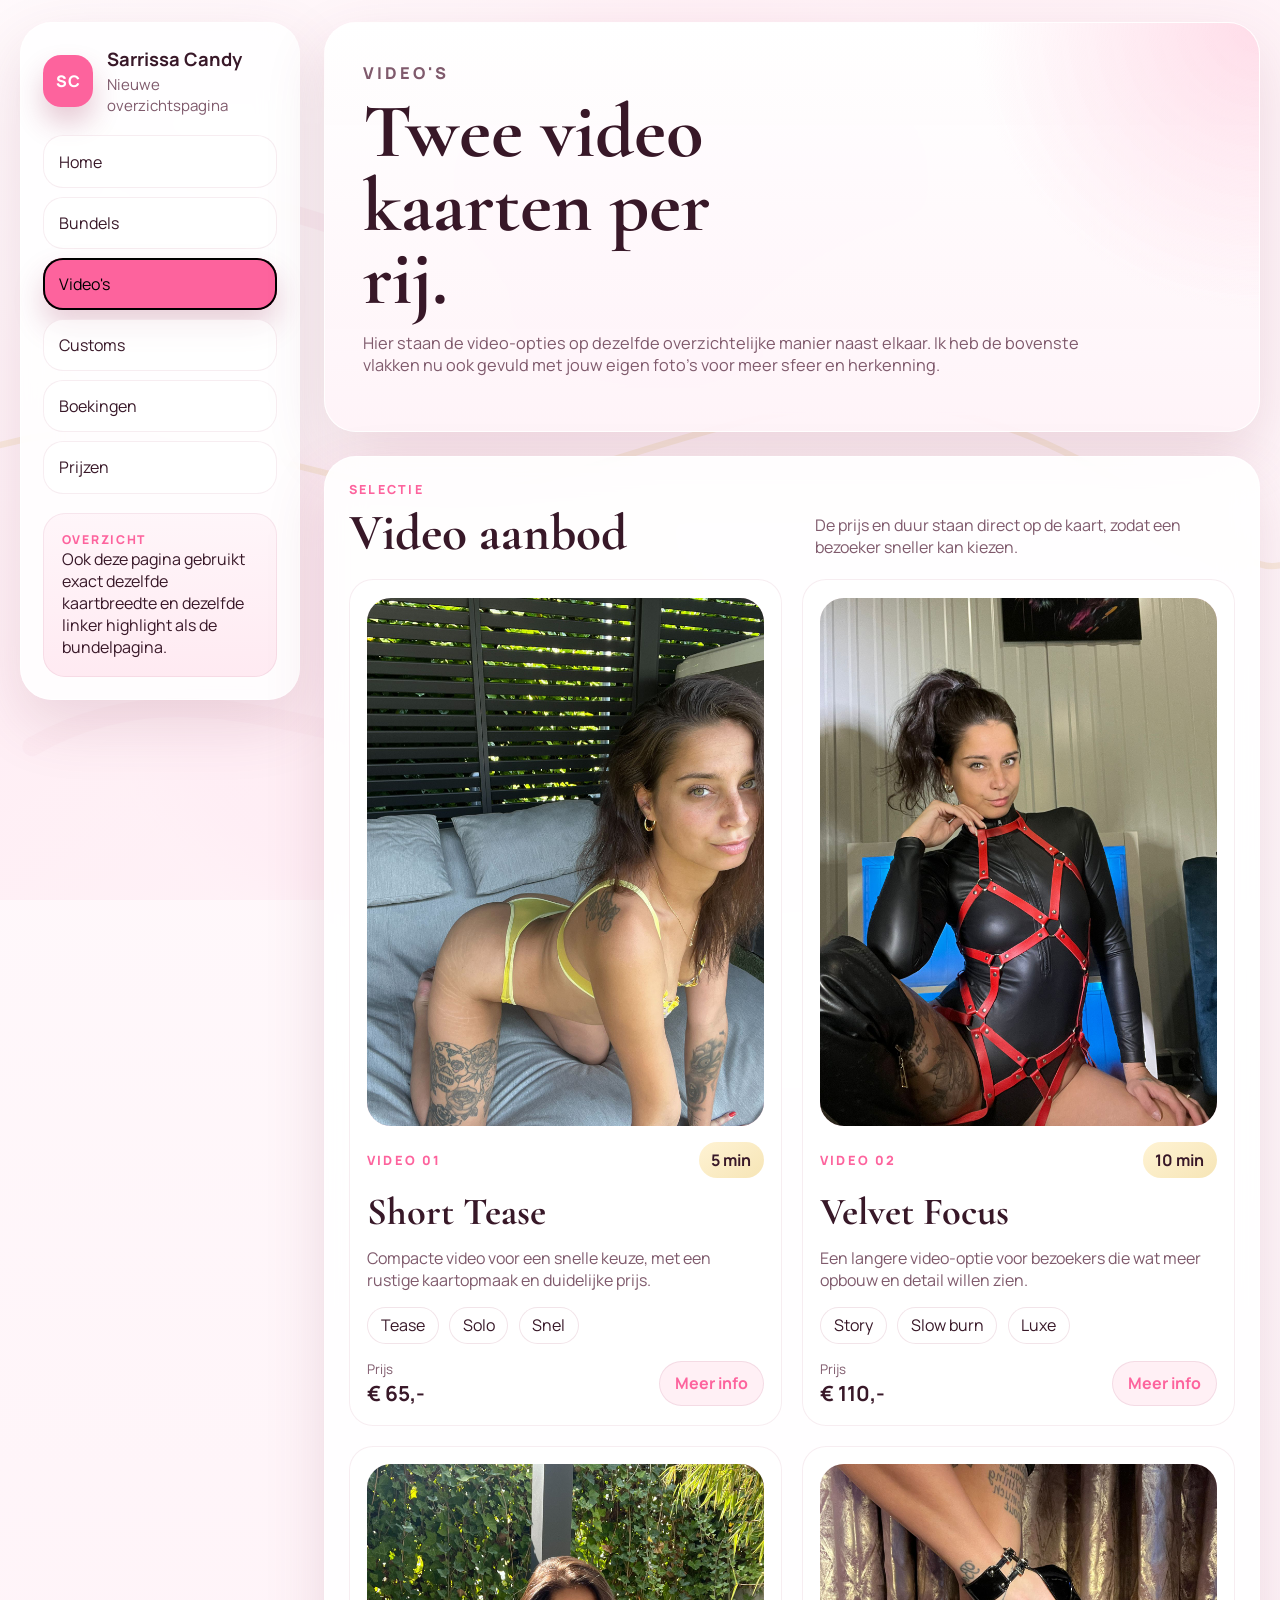
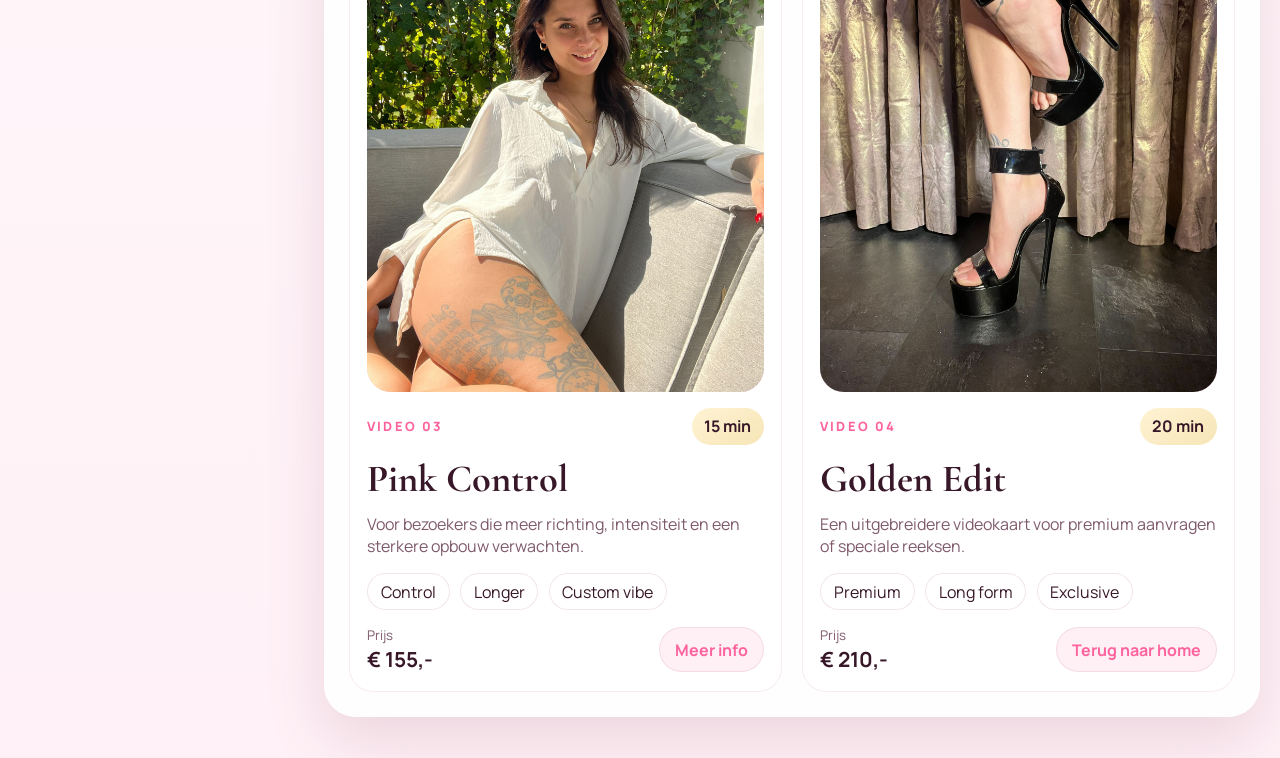
<file: videos.html>
<!DOCTYPE html>
<html lang="nl">
<head>
    <meta charset="UTF-8">
    <meta name="viewport" content="width=device-width, initial-scale=1.0">
    <title>Video's | Sarrissa Candy</title>
    <link rel="preconnect" href="https://fonts.googleapis.com">
    <link rel="preconnect" href="https://fonts.gstatic.com" crossorigin>
    <link href="https://fonts.googleapis.com/css2?family=Cormorant+Garamond:wght@500;600;700&family=Manrope:wght@400;500;600;700;800&display=swap" rel="stylesheet">
    <link rel="stylesheet" href="assets/css/style.css">
    <script defer src="assets/js/script.js"></script>
</head>
<body data-page="videos">
    <div class="site-shell">
        <aside class="sidebar">
            <a class="brand" href="index.html">
                <span class="brand-mark">SC</span>
                <span class="brand-copy">
                    <strong>Sarrissa Candy</strong>
                    <span>Nieuwe overzichtspagina</span>
                </span>
            </a>

            <button class="sidebar-toggle" type="button" aria-expanded="false" aria-controls="sidebar-nav" data-sidebar-toggle>
                Menu openen
            </button>

            <nav class="sidebar-nav" id="sidebar-nav" data-sidebar-nav>
                <a class="side-link" href="index.html" data-nav-link="home">
                    <span>Home</span>
                    <small>Start</small>
                </a>
                <a class="side-link" href="bundels.html" data-nav-link="bundels">
                    <span>Bundels</span>
                    <small>01</small>
                </a>
                <a class="side-link" href="videos.html" data-nav-link="videos">
                    <span>Video's</span>
                    <small>02</small>
                </a>
                <a class="side-link" href="customs.html" data-nav-link="customs">
                    <span>Customs</span>
                    <small>03</small>
                </a>
                <a class="side-link" href="boekingen.html" data-nav-link="boekingen">
                    <span>Boekingen</span>
                    <small>04</small>
                </a>
                <a class="side-link" href="slaven.html" data-nav-link="slaven">
                    <span>Prijzen</span>
                    <small>05</small>
                </a>
            </nav>

            <div class="sidebar-note">
                <p class="note-label">Overzicht</p>
                <p>Ook deze pagina gebruikt exact dezelfde kaartbreedte en dezelfde linker highlight als de bundelpagina.</p>
            </div>
        </aside>

        <main class="content">
            <section class="hero-card">
                <p class="eyebrow">Video's</p>
                <h1>Twee video kaarten per rij.</h1>
                <p>Hier staan de video-opties op dezelfde overzichtelijke manier naast elkaar. Ik heb de bovenste vlakken nu ook gevuld met jouw eigen foto's voor meer sfeer en herkenning.</p>
            </section>

            <section class="panel">
                <div class="section-heading">
                    <div>
                        <p class="eyebrow">Selectie</p>
                        <h2>Video aanbod</h2>
                    </div>
                    <p class="section-copy">De prijs en duur staan direct op de kaart, zodat een bezoeker sneller kan kiezen.</p>
                </div>

                <div class="collection-grid">
                    <article class="offer-card">
                        <div class="offer-image">
                            <img src="images/WhatsApp%20Image%202026-05-06%20at%2015.45.58.jpeg" alt="Foto bij video Short Tease">
                        </div>
                        <div class="offer-topline">
                            <small>Video 01</small>
                            <span class="price-chip">5 min</span>
                        </div>
                        <h3>Short Tease</h3>
                        <p class="offer-copy">Compacte video voor een snelle keuze, met een rustige kaartopmaak en duidelijke prijs.</p>
                        <div class="tag-row">
                            <span>Tease</span>
                            <span>Solo</span>
                            <span>Snel</span>
                        </div>
                        <div class="offer-footer">
                            <div class="offer-price">
                                <small>Prijs</small>
                                <strong>&euro; 65,-</strong>
                            </div>
                            <a class="ghost-link" href="customs.html">Meer info</a>
                        </div>
                    </article>

                    <article class="offer-card">
                        <div class="offer-image">
                            <img src="images/WhatsApp%20Image%202026-05-06%20at%2015.12.39.jpeg" alt="Foto bij video Velvet Focus">
                        </div>
                        <div class="offer-topline">
                            <small>Video 02</small>
                            <span class="price-chip">10 min</span>
                        </div>
                        <h3>Velvet Focus</h3>
                        <p class="offer-copy">Een langere video-optie voor bezoekers die wat meer opbouw en detail willen zien.</p>
                        <div class="tag-row">
                            <span>Story</span>
                            <span>Slow burn</span>
                            <span>Luxe</span>
                        </div>
                        <div class="offer-footer">
                            <div class="offer-price">
                                <small>Prijs</small>
                                <strong>&euro; 110,-</strong>
                            </div>
                            <a class="ghost-link" href="bundels.html">Meer info</a>
                        </div>
                    </article>

                    <article class="offer-card">
                        <div class="offer-image">
                            <img src="images/WhatsApp%20Image%202026-05-06%20at%2015.43.06.jpeg" alt="Foto bij video Pink Control">
                        </div>
                        <div class="offer-topline">
                            <small>Video 03</small>
                            <span class="price-chip">15 min</span>
                        </div>
                        <h3>Pink Control</h3>
                        <p class="offer-copy">Voor bezoekers die meer richting, intensiteit en een sterkere opbouw verwachten.</p>
                        <div class="tag-row">
                            <span>Control</span>
                            <span>Longer</span>
                            <span>Custom vibe</span>
                        </div>
                        <div class="offer-footer">
                            <div class="offer-price">
                                <small>Prijs</small>
                                <strong>&euro; 155,-</strong>
                            </div>
                            <a class="ghost-link" href="boekingen.html">Meer info</a>
                        </div>
                    </article>

                    <article class="offer-card">
                        <div class="offer-image">
                            <img src="images/WhatsApp%20Image%202026-05-06%20at%2015.22.38.jpeg" alt="Foto bij video Golden Edit">
                        </div>
                        <div class="offer-topline">
                            <small>Video 04</small>
                            <span class="price-chip">20 min</span>
                        </div>
                        <h3>Golden Edit</h3>
                        <p class="offer-copy">Een uitgebreidere videokaart voor premium aanvragen of speciale reeksen.</p>
                        <div class="tag-row">
                            <span>Premium</span>
                            <span>Long form</span>
                            <span>Exclusive</span>
                        </div>
                        <div class="offer-footer">
                            <div class="offer-price">
                                <small>Prijs</small>
                                <strong>&euro; 210,-</strong>
                            </div>
                            <a class="ghost-link" href="index.html">Terug naar home</a>
                        </div>
                    </article>
                </div>
            </section>
        </main>
    </div>
</body>
</html>
</file>
<file: assets/css/style.css>
:root {
    --font-body: "Manrope", sans-serif;
    --font-heading: "Cormorant Garamond", serif;
    --bg-main: #fff8fb;
    --bg-soft: #ffeef5;
    --surface: rgba(255, 255, 255, 0.9);
    --surface-strong: #ffffff;
    --text-main: #381828;
    --text-soft: #7f5a6c;
    --border: rgba(151, 36, 77, 0.14);
    --shadow: 0 24px 60px rgba(135, 67, 95, 0.16);
    --accent: #fd639d;
    --accent-strong: #fd639d;
    --accent-soft: #ffd3e3;
    --gold-soft: #f6e5b6;
    --radius-xl: 32px;
    --radius-lg: 24px;
    --radius-md: 18px;
    --transition: 0.22s ease;
}

*,
*::before,
*::after {
    box-sizing: border-box;
}

html {
    scroll-behavior: smooth;
}

body {
    margin: 0;
    min-height: 100vh;
    font-family: var(--font-body);
    color: var(--text-main);
    background:
        linear-gradient(180deg, rgba(255, 250, 252, 0.7), rgba(255, 238, 245, 0.82)),
        url("../images/marble-02.svg") center top / cover fixed;
}

body[data-page="slaven"] {
    --text-main: #ffeaf4;
    --text-soft: rgba(255, 220, 235, 0.8);
    --surface: rgba(18, 8, 15, 0.78);
    --surface-strong: rgba(27, 11, 21, 0.9);
    --border: rgba(253, 99, 157, 0.22);
    --shadow: 0 28px 70px rgba(0, 0, 0, 0.42);
    background:
        linear-gradient(180deg, rgba(9, 4, 8, 0.52), rgba(8, 3, 7, 0.76)),
        url("../images/slaven-glitch.svg") center center / cover fixed;
}

a {
    color: inherit;
}

img {
    display: block;
    max-width: 100%;
}

button {
    font: inherit;
}

.site-shell {
    width: min(1240px, calc(100% - 2rem));
    margin: 0 auto;
    padding: 1.4rem 0 2.6rem;
    display: grid;
    grid-template-columns: 280px minmax(0, 1fr);
    gap: 1.5rem;
}

.sidebar {
    position: sticky;
    top: 1.25rem;
    align-self: start;
    padding: 1.4rem;
    border-radius: var(--radius-xl);
    background: rgba(255, 255, 255, 0.84);
    border: 1px solid rgba(255, 255, 255, 0.85);
    box-shadow: var(--shadow);
    backdrop-filter: blur(18px);
}

.brand {
    display: flex;
    align-items: center;
    gap: 0.9rem;
    margin-bottom: 1.2rem;
    text-decoration: none;
}

.brand-mark {
    width: 52px;
    height: 52px;
    border-radius: 18px;
    display: grid;
    place-items: center;
    font-weight: 800;
    letter-spacing: 0.06em;
    color: #ffffff;
    background: linear-gradient(145deg, var(--accent), var(--accent-strong));
    box-shadow: 0 16px 28px rgba(151, 36, 77, 0.24);
}

.brand-copy {
    display: grid;
    gap: 0.15rem;
}

.brand-copy strong {
    font-size: 1.15rem;
}

.brand-copy span {
    color: var(--text-soft);
    font-size: 0.94rem;
}

.sidebar-toggle {
    display: none;
    width: 100%;
    margin-bottom: 1rem;
    padding: 0.95rem 1rem;
    border: 0;
    border-radius: 18px;
    background: #ffffff;
    color: var(--text-main);
    box-shadow: inset 0 0 0 1px var(--border);
}

.sidebar-nav {
    display: grid;
    gap: 0.55rem;
}

.side-link {
    display: flex;
    align-items: center;
    justify-content: space-between;
    gap: 0.8rem;
    padding: 0.95rem 1rem;
    border-radius: 20px;
    text-decoration: none;
    background: rgba(255, 255, 255, 0.64);
    color: var(--text-main);
    box-shadow: inset 0 0 0 1px rgba(151, 36, 77, 0.08);
    transition: transform var(--transition), background-color var(--transition), color var(--transition), box-shadow var(--transition);
}

.side-link small {
    display: none;
    color: var(--text-soft);
    font-size: 0.83rem;
    transition: color var(--transition);
}

.side-link:hover,
.side-link:focus-visible {
    transform: translateY(-1px);
    background: #fff8fc;
    box-shadow: inset 0 0 0 1px rgba(151, 36, 77, 0.16);
}

.side-link.is-active,
.side-link[aria-current="page"] {
    color: #000000;
    background: var(--accent-strong);
    box-shadow:
        inset 0 0 0 2px #000000,
        0 16px 30px rgba(151, 36, 77, 0.22);
}

.side-link.is-active small,
.side-link[aria-current="page"] small {
    color: rgba(0, 0, 0, 0.7);
}

.sidebar-note {
    margin-top: 1.2rem;
    padding: 1.15rem;
    border-radius: 22px;
    background: linear-gradient(180deg, rgba(255, 245, 249, 0.96), rgba(255, 233, 241, 0.96));
    box-shadow: inset 0 0 0 1px rgba(151, 36, 77, 0.08);
}

.sidebar-note p {
    margin: 0;
}

.note-label {
    margin-bottom: 0.45rem;
    font-size: 0.76rem;
    font-weight: 800;
    letter-spacing: 0.14em;
    text-transform: uppercase;
    color: var(--accent-strong);
}

.content {
    display: grid;
    gap: 1.5rem;
}

.hero-card,
.panel {
    border-radius: var(--radius-xl);
    background: var(--surface);
    border: 1px solid rgba(255, 255, 255, 0.92);
    box-shadow: var(--shadow);
    backdrop-filter: blur(18px);
}

.hero-card {
    padding: clamp(1.8rem, 3vw, 2.8rem);
    background:
        radial-gradient(circle at top right, rgba(255, 213, 228, 0.82), transparent 28%),
        linear-gradient(180deg, rgba(255, 255, 255, 0.95), rgba(255, 243, 248, 0.94));
}

.eyebrow {
    margin: 0 0 0.7rem;
    font-size: 0.78rem;
    font-weight: 800;
    letter-spacing: 0.18em;
    text-transform: uppercase;
    color: var(--accent-strong);
}

.hero-card h1,
.panel h2,
.offer-card h3,
.nav-card h3 {
    margin: 0;
    font-family: var(--font-heading);
    line-height: 0.96;
    color: var(--text-main);
}

.hero-card h1 {
    max-width: 12ch;
    font-size: clamp(3rem, 6vw, 5.4rem);
}

.hero-card p {
    max-width: 720px;
    color: var(--text-soft);
    font-size: 1.02rem;
}

.hero-split {
    display: grid;
    grid-template-columns: minmax(0, 1.05fr) minmax(280px, 0.95fr);
    gap: 1.25rem;
    align-items: center;
}

.hero-gallery {
    display: grid;
    grid-template-columns: repeat(2, minmax(0, 1fr));
    gap: 0.85rem;
}

.hero-gallery-card {
    min-height: 170px;
    border-radius: 24px;
    overflow: hidden;
    box-shadow: inset 0 0 0 1px rgba(151, 36, 77, 0.1);
}

.hero-gallery-card.tall {
    grid-row: span 2;
    min-height: 360px;
}

.hero-gallery-card img {
    width: 100%;
    height: 100%;
    object-fit: cover;
}

.hero-badges,
.tag-row {
    display: flex;
    flex-wrap: wrap;
    gap: 0.65rem;
}

.hero-badges {
    margin-top: 1.6rem;
}

.hero-badges span,
.hero-badges a,
.tag-row span {
    display: inline-flex;
    align-items: center;
    min-height: 34px;
    padding: 0.45rem 0.85rem;
    border-radius: 999px;
    background: #ffffff;
    color: var(--text-main);
    text-decoration: none;
    box-shadow: inset 0 0 0 1px rgba(151, 36, 77, 0.12);
}

.bundle-copy {
    display: grid;
    align-content: center;
}

.bundle-actions {
    display: flex;
    flex-wrap: wrap;
    gap: 0.8rem;
    margin-top: 1.4rem;
}

.bundle-visual {
    min-height: 520px;
    border-radius: 28px;
    overflow: hidden;
    background:
        radial-gradient(circle at top left, rgba(255, 255, 255, 0.68), transparent 30%),
        linear-gradient(145deg, rgba(255, 224, 236, 0.95), rgba(250, 198, 221, 0.9));
    box-shadow: inset 0 0 0 1px rgba(151, 36, 77, 0.1);
}

.bundle-visual img {
    width: 100%;
    height: 100%;
    object-fit: cover;
    object-position: center top;
}

.panel {
    padding: 1.5rem;
}

.section-heading {
    display: flex;
    align-items: end;
    justify-content: space-between;
    gap: 1rem;
    margin-bottom: 1.3rem;
}

.section-heading h2 {
    font-size: clamp(2.2rem, 4vw, 3.2rem);
}

.section-copy {
    max-width: 420px;
    margin: 0;
    color: var(--text-soft);
}

.collection-grid {
    display: grid;
    grid-template-columns: repeat(2, minmax(0, 1fr));
    gap: 1.25rem;
}

.training-grid {
    grid-template-columns: repeat(3, minmax(0, 1fr));
}

.nav-card,
.offer-card,
.mini-card {
    border-radius: var(--radius-lg);
    background: var(--surface-strong);
    box-shadow: inset 0 0 0 1px rgba(151, 36, 77, 0.08);
}

.nav-card {
    display: grid;
    gap: 0.85rem;
    padding: 1.35rem;
    text-decoration: none;
    transition: transform var(--transition), box-shadow var(--transition);
}

.nav-card:hover,
.nav-card:focus-visible {
    transform: translateY(-2px);
    box-shadow: inset 0 0 0 1px rgba(151, 36, 77, 0.14), 0 18px 34px rgba(177, 105, 136, 0.14);
}

.nav-card p,
.offer-copy,
.mini-card p {
    margin: 0;
    color: var(--text-soft);
}

.nav-card-top {
    display: flex;
    align-items: center;
    justify-content: space-between;
    gap: 1rem;
}

.nav-card-step {
    min-width: 48px;
    min-height: 48px;
    border-radius: 16px;
    display: grid;
    place-items: center;
    font-weight: 800;
    color: var(--accent-strong);
    background: linear-gradient(145deg, #fff3f8, #ffe0eb);
}

.nav-card-link {
    font-weight: 700;
    color: var(--accent-strong);
}

.mini-grid {
    display: grid;
    grid-template-columns: repeat(2, minmax(0, 1fr));
    gap: 1rem;
}

.bundle-detail-grid {
    display: grid;
    grid-template-columns: repeat(3, minmax(0, 1fr));
    gap: 1rem;
}

.mini-card {
    padding: 1.25rem;
}

.mini-card strong {
    display: block;
    margin-bottom: 0.45rem;
    font-size: 1.1rem;
}

.offer-card {
    padding: 1.15rem;
    display: grid;
    gap: 1rem;
}

.offer-image {
    min-height: 190px;
    border-radius: 24px;
    display: grid;
    place-items: center;
    overflow: hidden;
    background:
        radial-gradient(circle at top left, rgba(255, 255, 255, 0.65), transparent 30%),
        linear-gradient(145deg, rgba(255, 222, 234, 0.95), rgba(250, 195, 219, 0.9));
    box-shadow: inset 0 0 0 1px rgba(151, 36, 77, 0.08);
}

.offer-image img {
    width: 100%;
    height: 100%;
    object-fit: cover;
}

.offer-image span {
    padding: 0.55rem 0.9rem;
    border-radius: 999px;
    font-weight: 700;
    color: var(--accent-strong);
    background: rgba(255, 255, 255, 0.88);
}

.offer-topline {
    display: flex;
    align-items: center;
    justify-content: space-between;
    gap: 1rem;
}

.offer-topline small {
    font-size: 0.8rem;
    font-weight: 800;
    letter-spacing: 0.16em;
    text-transform: uppercase;
    color: var(--accent-strong);
}

.price-chip {
    padding: 0.45rem 0.78rem;
    border-radius: 999px;
    font-weight: 700;
    background: linear-gradient(145deg, #fff3d4, var(--gold-soft));
}

.offer-card h3 {
    font-size: clamp(2rem, 3vw, 2.6rem);
}

.offer-footer {
    display: flex;
    align-items: center;
    justify-content: space-between;
    gap: 1rem;
    margin-top: auto;
}

.offer-price {
    display: grid;
    gap: 0.1rem;
}

.offer-price small {
    color: var(--text-soft);
}

.offer-price strong {
    font-size: 1.3rem;
}

.ghost-link {
    display: inline-flex;
    align-items: center;
    justify-content: center;
    min-height: 42px;
    padding: 0.7rem 1rem;
    border-radius: 999px;
    background: rgba(255, 239, 245, 0.92);
    color: var(--accent-strong);
    font-weight: 700;
    text-decoration: none;
    box-shadow: inset 0 0 0 1px rgba(151, 36, 77, 0.1);
}

.jump-panel,
.request-card {
    border-radius: var(--radius-lg);
    background: var(--surface-strong);
    box-shadow: inset 0 0 0 1px rgba(151, 36, 77, 0.08);
}

.jump-panel {
    padding: 1.35rem;
    display: grid;
    gap: 0.9rem;
}

.jump-nav {
    display: flex;
    flex-wrap: wrap;
    gap: 0.75rem;
}

.jump-chip {
    display: inline-flex;
    align-items: center;
    justify-content: center;
    min-height: 44px;
    padding: 0.75rem 1rem;
    border-radius: 999px;
    text-decoration: none;
    font-weight: 700;
    background: rgba(255, 240, 246, 0.92);
    color: var(--accent-strong);
    box-shadow: inset 0 0 0 1px rgba(151, 36, 77, 0.12);
    transition: transform var(--transition), box-shadow var(--transition), background-color var(--transition);
}

.jump-chip:hover,
.jump-chip:focus-visible {
    transform: translateY(-1px);
    box-shadow: inset 0 0 0 1px rgba(151, 36, 77, 0.2), 0 16px 28px rgba(151, 36, 77, 0.12);
}

.jump-chip.is-soft {
    background: rgba(255, 255, 255, 0.86);
    color: var(--text-main);
}

.scroll-target {
    scroll-margin-top: 1.25rem;
}

.request-layout {
    display: grid;
    grid-template-columns: minmax(0, 0.9fr) minmax(0, 1.1fr);
    gap: 1.25rem;
}

.training-request-layout {
    margin-top: 1.25rem;
}

.request-card {
    padding: 1.35rem;
    display: grid;
    gap: 1rem;
}

.request-card h3,
.request-card h4 {
    margin: 0;
    font-family: var(--font-heading);
    line-height: 1;
    color: var(--text-main);
}

.request-list {
    margin: 0;
    padding-left: 1.1rem;
    color: var(--text-soft);
}

.request-list li + li {
    margin-top: 0.45rem;
}

.form-fields {
    display: grid;
    gap: 0.9rem;
}

.field-block {
    display: grid;
    gap: 0.45rem;
}

.field-label {
    font-size: 0.88rem;
    font-weight: 700;
    color: var(--text-main);
}

.field-input,
.field-textarea {
    width: 100%;
    border: 1px solid rgba(151, 36, 77, 0.14);
    border-radius: 18px;
    background: rgba(255, 255, 255, 0.94);
    color: var(--text-main);
    padding: 0.95rem 1rem;
}

.field-textarea {
    min-height: 170px;
    resize: vertical;
}

.field-textarea-small {
    min-height: 110px;
}

.copy-button {
    border: 0;
    border-radius: 999px;
    min-height: 46px;
    padding: 0.85rem 1.2rem;
    font-weight: 800;
    color: #000000;
    background: var(--accent-strong);
    box-shadow: inset 0 0 0 2px #000000;
}

.copy-feedback {
    margin: 0;
    color: var(--text-soft);
    font-size: 0.92rem;
}

.page-intro {
    margin: 0;
    color: var(--text-soft);
    max-width: 680px;
}

.page-footer {
    padding: 0.8rem 0 0;
    text-align: center;
    color: var(--text-soft);
    font-size: 0.94rem;
}

.content.content-narrow {
    width: min(880px, 100%);
    margin: 0 auto;
}

.hero-card-centered {
    overflow: hidden;
}

.hero-photo-frame {
    aspect-ratio: 16 / 11;
    min-height: 360px;
    margin-bottom: 1.6rem;
    border-radius: 28px;
    overflow: hidden;
    box-shadow: inset 0 0 0 1px rgba(151, 36, 77, 0.1);
}

.hero-photo-frame img {
    width: 100%;
    height: 100%;
    object-fit: cover;
    object-position: center top;
}

.hero-copy-centered {
    max-width: 680px;
    margin: 0 auto;
    display: grid;
    gap: 0.9rem;
    text-align: center;
}

.hero-copy-centered h1 {
    max-width: 14ch;
    margin: 0 auto;
}

.hero-copy-centered p {
    margin: 0 auto;
}

.hero-card-centered .hero-badges {
    justify-content: center;
}

.panel-center {
    text-align: center;
}

.section-heading-centered {
    display: grid;
    justify-items: center;
    margin-bottom: 1.5rem;
}

.centered-copy {
    max-width: 600px;
}

.luxury-mini-grid {
    grid-template-columns: repeat(3, minmax(0, 1fr));
}

.pricing-stack {
    display: grid;
    gap: 1.25rem;
}

.pricing-card {
    padding: clamp(1.4rem, 3vw, 2rem);
    border-radius: 30px;
    background: rgba(29, 11, 22, 0.92);
    box-shadow:
        inset 0 0 0 1px rgba(253, 99, 157, 0.12),
        0 22px 38px rgba(0, 0, 0, 0.22);
}

.pricing-card-head {
    display: flex;
    align-items: start;
    justify-content: space-between;
    gap: 1rem;
    margin-bottom: 1.25rem;
}

.pricing-card-head h2 {
    font-size: clamp(2.2rem, 4vw, 3.2rem);
}

.pricing-accent {
    display: inline-flex;
    align-items: center;
    min-height: 38px;
    padding: 0.45rem 0.85rem;
    border-radius: 999px;
    background: rgba(255, 255, 255, 0.06);
    color: var(--text-main);
    font-size: 0.84rem;
    font-weight: 700;
    letter-spacing: 0.06em;
    text-transform: uppercase;
    box-shadow: inset 0 0 0 1px rgba(253, 99, 157, 0.18);
}

.pricing-lead {
    margin: 0 0 1.25rem;
    color: var(--text-soft);
}

.pricing-subgroup + .pricing-subgroup {
    margin-top: 1.35rem;
    padding-top: 1.35rem;
    border-top: 1px solid rgba(253, 99, 157, 0.14);
}

.pricing-subgroup h3 {
    margin: 0 0 0.9rem;
    font-family: var(--font-heading);
    font-size: 2rem;
    line-height: 1;
    color: var(--text-main);
}

.pricing-list {
    display: grid;
    gap: 0.8rem;
}

.pricing-row {
    display: grid;
    grid-template-columns: minmax(0, 1fr) auto;
    gap: 1rem;
    align-items: center;
    padding: 1rem 1.05rem;
    border-radius: 22px;
    background: rgba(255, 255, 255, 0.04);
    box-shadow: inset 0 0 0 1px rgba(253, 99, 157, 0.12);
}

.pricing-row-single {
    min-height: 84px;
}

.pricing-row-copy {
    display: grid;
    gap: 0.18rem;
}

.pricing-row-copy span {
    font-weight: 700;
    color: var(--text-main);
}

.pricing-row-copy small {
    color: var(--text-soft);
}

.pricing-row strong {
    font-size: 1.2rem;
    white-space: nowrap;
}

.pricing-compact-page {
    gap: 1rem;
}

.content.content-narrow.pricing-compact-page {
    width: min(1040px, 100%);
}

.pricing-stack-compact {
    gap: 1rem;
}

.pricing-grid-compact {
    display: grid;
    grid-template-columns: repeat(2, minmax(0, 1fr));
    gap: 1rem;
    align-items: start;
}

.pricing-card-wide {
    grid-column: 1 / -1;
}

.pricing-card-compact {
    padding: clamp(1.1rem, 2vw, 1.5rem);
    border-radius: 24px;
}

.pricing-card-compact .pricing-card-head {
    margin-bottom: 0.95rem;
}

.pricing-card-compact .pricing-card-head h2 {
    font-size: clamp(1.9rem, 3vw, 2.6rem);
}

.pricing-subgroups-grid {
    display: grid;
    grid-template-columns: repeat(2, minmax(0, 1fr));
    gap: 0.85rem;
}

.pricing-subgroups-grid-triple {
    grid-template-columns: repeat(3, minmax(0, 1fr));
}

.pricing-subgroup-card {
    margin: 0;
    padding: 0.95rem;
    border-radius: 22px;
    background: rgba(255, 255, 255, 0.03);
    box-shadow: inset 0 0 0 1px rgba(253, 99, 157, 0.1);
}

.pricing-subgroups-grid .pricing-subgroup + .pricing-subgroup {
    margin-top: 0;
    padding-top: 0.95rem;
    border-top: 0;
}

.pricing-subgroup-span {
    grid-column: 1 / -1;
}

.pricing-list-tight {
    gap: 0.6rem;
}

.pricing-list-tight .pricing-row {
    padding: 0.82rem 0.9rem;
    border-radius: 18px;
}

.pricing-select-stack {
    display: grid;
    gap: 0.7rem;
}

.pricing-select {
    appearance: none;
    cursor: pointer;
}

.pricing-select-card {
    display: grid;
    gap: 0.2rem;
    padding: 0.9rem 1rem;
    border-radius: 18px;
    background: rgba(255, 255, 255, 0.04);
    box-shadow: inset 0 0 0 1px rgba(253, 99, 157, 0.12);
}

.pricing-select-card strong,
.pricing-select-card b {
    color: var(--text-main);
}

.pricing-select-card span {
    color: var(--text-soft);
}

.pricing-select-card b {
    font-size: 1.1rem;
}

.hero-card-compact {
    padding: clamp(1.2rem, 2.5vw, 1.8rem);
}

.hero-photo-frame-compact {
    aspect-ratio: 16 / 7;
    min-height: 220px;
    margin-bottom: 1rem;
}

.hero-copy-compact {
    gap: 0.7rem;
}

.hero-copy-compact h1 {
    max-width: 16ch;
    font-size: clamp(2.5rem, 4.5vw, 4rem);
}

.hero-copy-compact p {
    max-width: 560px;
    font-size: 0.98rem;
}

body[data-page="bundels"] {
    --text-main: #381828;
    --text-soft: #7f5a6c;
    --surface: rgba(255, 255, 255, 0.9);
    --surface-strong: #ffffff;
    --border: rgba(151, 36, 77, 0.14);
    --shadow: 0 24px 60px rgba(135, 67, 95, 0.16);
    background:
        linear-gradient(180deg, rgba(255, 250, 252, 0.78), rgba(255, 238, 245, 0.9)),
        url("../images/marble-02.svg") center top / cover fixed;
}

body[data-page="customs"] {
    background:
        linear-gradient(180deg, rgba(255, 249, 252, 0.84), rgba(255, 236, 244, 0.92)),
        url("../images/marble-01.svg") center center / cover fixed;
}

.catalog-page {
    width: min(1180px, 100%);
    margin: 0 auto;
    gap: 1.2rem;
}

.catalog-hero {
    padding: clamp(1.4rem, 2.8vw, 2.1rem);
}

.catalog-hero h1 {
    max-width: 12ch;
    font-size: clamp(2.8rem, 5vw, 4.8rem);
}

.catalog-hero p {
    max-width: 560px;
    margin: 0;
}

.catalog-grid {
    display: grid;
    grid-template-columns: repeat(3, minmax(0, 1fr));
    gap: 1.15rem;
    align-items: start;
}

.customs-grid {
    grid-template-columns: repeat(2, minmax(0, 1fr));
}

.showcase-card {
    overflow: hidden;
    border-radius: 32px;
    background: linear-gradient(180deg, rgba(28, 13, 25, 0.98), rgba(17, 10, 18, 0.98));
    border: 1px solid rgba(253, 99, 157, 0.18);
    box-shadow:
        inset 0 0 0 1px rgba(253, 99, 157, 0.08),
        0 24px 44px rgba(0, 0, 0, 0.28);
    transition: transform var(--transition), box-shadow var(--transition);
}

.showcase-card:hover,
.showcase-card:focus-within {
    transform: translateY(-3px);
    box-shadow:
        inset 0 0 0 1px rgba(253, 99, 157, 0.14),
        0 28px 48px rgba(0, 0, 0, 0.34);
}

.showcase-media {
    position: relative;
    min-height: 240px;
    aspect-ratio: 1 / 0.92;
    overflow: hidden;
}

.showcase-media::after {
    content: "";
    position: absolute;
    inset: auto 0 0;
    height: 42%;
    background: linear-gradient(180deg, transparent, rgba(16, 9, 14, 0.92));
    pointer-events: none;
}

.showcase-media img {
    width: 100%;
    height: 100%;
    object-fit: cover;
    object-position: center top;
}

.showcase-body {
    display: grid;
    gap: 0.95rem;
    padding: 1.2rem 1.15rem 1.25rem;
}

.showcase-copy-block {
    display: grid;
    gap: 0.4rem;
}

.showcase-title {
    margin: 0;
    font-family: var(--font-body);
    font-size: clamp(1.7rem, 3vw, 2.2rem);
    font-weight: 800;
    line-height: 1;
    color: #ff71d2;
}

.showcase-description {
    margin: 0;
    color: rgba(255, 228, 239, 0.74);
    font-size: 0.94rem;
}

.showcase-tier-switch {
    display: flex;
    flex-wrap: wrap;
    gap: 0.55rem;
}

.showcase-tier {
    flex: 1 1 calc(50% - 0.3rem);
    min-height: 44px;
    padding: 0.7rem 0.8rem;
    border: 1px solid rgba(253, 99, 157, 0.18);
    border-radius: 14px;
    background: rgba(255, 255, 255, 0.04);
    color: #f9ddeb;
    font-weight: 700;
    text-align: center;
    cursor: pointer;
    transition: transform var(--transition), box-shadow var(--transition), background-color var(--transition), border-color var(--transition);
}

.showcase-tier:hover,
.showcase-tier:focus-visible {
    transform: translateY(-1px);
    box-shadow: 0 14px 28px rgba(0, 0, 0, 0.18);
}

.showcase-tier.is-active {
    border-color: transparent;
    color: #ffffff;
    background: linear-gradient(135deg, #d564f5, #9b56ff);
    box-shadow: 0 14px 30px rgba(181, 89, 255, 0.28);
}

.showcase-price-block {
    display: grid;
    justify-items: center;
    text-align: center;
    gap: 0.18rem;
    padding-top: 0.15rem;
}

.showcase-price {
    font-size: clamp(2.4rem, 5vw, 3.5rem);
    font-weight: 800;
    line-height: 0.9;
    letter-spacing: -0.04em;
    color: transparent;
    background: linear-gradient(135deg, #ff7bd9, #b26aff);
    -webkit-background-clip: text;
    background-clip: text;
}

.showcase-price-note {
    color: rgba(255, 255, 255, 0.54);
    font-size: 0.92rem;
}

.showcase-price-meta {
    font-weight: 800;
    color: #ff71d2;
}

.showcase-price-meta.is-soft {
    color: #b88cff;
}

.showcase-features {
    margin: 0;
    padding: 0;
    list-style: none;
    display: grid;
    gap: 0.65rem;
}

.showcase-features li {
    position: relative;
    padding: 0.82rem 0.95rem 0.82rem 2.55rem;
    border-radius: 16px;
    background: rgba(255, 255, 255, 0.04);
    color: rgba(255, 232, 242, 0.82);
    box-shadow: inset 0 0 0 1px rgba(253, 99, 157, 0.08);
}

.showcase-features li::before {
    content: "";
    position: absolute;
    left: 1rem;
    top: 50%;
    width: 0.9rem;
    height: 0.9rem;
    border-radius: 999px;
    transform: translateY(-50%);
    background: linear-gradient(135deg, #ff7edc, #8d62ff);
    box-shadow: 0 0 0 4px rgba(255, 126, 220, 0.12);
}

.showcase-cta {
    width: 100%;
    min-height: 54px;
    border: 0;
    border-radius: 18px;
    display: inline-flex;
    align-items: center;
    justify-content: center;
    padding: 0.95rem 1rem;
    text-decoration: none;
    font-weight: 800;
    font-size: 1.04rem;
    color: #160b13;
    background: linear-gradient(90deg, #c45eff, #ffc76c);
    box-shadow: 0 18px 34px rgba(159, 88, 255, 0.22);
    cursor: pointer;
    transition: transform var(--transition), box-shadow var(--transition);
}

.showcase-cta:hover,
.showcase-cta:focus-visible {
    transform: translateY(-1px);
    box-shadow: 0 22px 38px rgba(159, 88, 255, 0.28);
}

body[data-page="bundels"] .sidebar {
    background: rgba(255, 255, 255, 0.84);
    border: 1px solid rgba(255, 255, 255, 0.85);
}

body[data-page="bundels"] .side-link {
    background: rgba(255, 255, 255, 0.68);
    color: var(--text-main);
    box-shadow: inset 0 0 0 1px rgba(151, 36, 77, 0.08);
}

body[data-page="bundels"] .side-link small {
    color: var(--text-soft);
}

body[data-page="bundels"] .side-link:hover,
body[data-page="bundels"] .side-link:focus-visible {
    background: #fff8fc;
    box-shadow: inset 0 0 0 1px rgba(151, 36, 77, 0.16);
}

body[data-page="bundels"] .sidebar-note {
    background: linear-gradient(180deg, rgba(255, 245, 249, 0.96), rgba(255, 233, 241, 0.96));
    box-shadow: inset 0 0 0 1px rgba(151, 36, 77, 0.08);
}

body[data-page="bundels"] .hero-card {
    border: 1px solid rgba(151, 36, 77, 0.12);
    background:
        radial-gradient(circle at top right, rgba(253, 99, 157, 0.16), transparent 30%),
        linear-gradient(180deg, rgba(255, 255, 255, 0.96), rgba(255, 243, 248, 0.96));
}

body[data-page="bundels"] .catalog-grid {
    grid-template-columns: repeat(2, minmax(0, 1fr));
}

body[data-page="bundels"] .showcase-card {
    background: linear-gradient(180deg, rgba(255, 255, 255, 0.98), rgba(255, 241, 247, 0.98));
    border: 1px solid rgba(151, 36, 77, 0.12);
    box-shadow:
        inset 0 0 0 1px rgba(151, 36, 77, 0.06),
        0 22px 42px rgba(177, 105, 136, 0.16);
}

body[data-page="bundels"] .showcase-card:hover,
body[data-page="bundels"] .showcase-card:focus-within {
    box-shadow:
        inset 0 0 0 1px rgba(151, 36, 77, 0.12),
        0 24px 46px rgba(177, 105, 136, 0.22);
}

body[data-page="bundels"] .showcase-media::after {
    background: linear-gradient(180deg, transparent, rgba(255, 244, 249, 0.96));
}

body[data-page="bundels"] .showcase-title {
    color: var(--accent-strong);
}

body[data-page="bundels"] .showcase-description,
body[data-page="bundels"] .showcase-price-note {
    color: var(--text-soft);
}

body[data-page="bundels"] .showcase-tier {
    background: rgba(255, 255, 255, 0.9);
    color: var(--text-main);
    border-color: rgba(151, 36, 77, 0.12);
}

body[data-page="bundels"] .showcase-tier.is-active {
    color: #2d1522;
    background: linear-gradient(135deg, #fd8fc0, #ffd27f);
    box-shadow: 0 14px 30px rgba(253, 143, 192, 0.2);
}

body[data-page="bundels"] .showcase-price-meta {
    color: var(--accent-strong);
}

body[data-page="bundels"] .showcase-price-meta.is-soft {
    color: #d27a9d;
}

body[data-page="bundels"] .showcase-features li {
    background: rgba(255, 255, 255, 0.82);
    color: var(--text-main);
    box-shadow: inset 0 0 0 1px rgba(151, 36, 77, 0.08);
}

body[data-page="bundels"] .showcase-features li::before {
    background: linear-gradient(135deg, #fd8fc0, #f6c568);
    box-shadow: 0 0 0 4px rgba(253, 143, 192, 0.14);
}

body[data-page="bundels"] .showcase-cta {
    color: #381828;
    background: linear-gradient(90deg, #fd8fc0, #ffd27f);
    box-shadow: 0 18px 34px rgba(253, 143, 192, 0.18);
}

body[data-page="customs"] .sidebar {
    background: rgba(255, 255, 255, 0.84);
    border: 1px solid rgba(255, 255, 255, 0.85);
}

body[data-page="customs"] .side-link {
    background: rgba(255, 255, 255, 0.68);
    color: var(--text-main);
    box-shadow: inset 0 0 0 1px rgba(151, 36, 77, 0.08);
}

body[data-page="customs"] .side-link small {
    color: var(--text-soft);
}

body[data-page="customs"] .side-link:hover,
body[data-page="customs"] .side-link:focus-visible {
    background: #fff8fc;
    box-shadow: inset 0 0 0 1px rgba(151, 36, 77, 0.16);
}

body[data-page="customs"] .sidebar-note {
    background: linear-gradient(180deg, rgba(255, 245, 249, 0.96), rgba(255, 233, 241, 0.96));
    box-shadow: inset 0 0 0 1px rgba(151, 36, 77, 0.08);
}

body[data-page="customs"] .hero-card {
    border: 1px solid rgba(151, 36, 77, 0.12);
    background:
        radial-gradient(circle at top right, rgba(253, 99, 157, 0.16), transparent 30%),
        linear-gradient(180deg, rgba(255, 255, 255, 0.96), rgba(255, 243, 248, 0.96));
}

body[data-page="customs"] .showcase-card {
    background: linear-gradient(180deg, rgba(255, 255, 255, 0.98), rgba(255, 241, 247, 0.98));
    border: 1px solid rgba(151, 36, 77, 0.12);
    box-shadow:
        inset 0 0 0 1px rgba(151, 36, 77, 0.06),
        0 22px 42px rgba(177, 105, 136, 0.16);
}

body[data-page="customs"] .showcase-card:hover,
body[data-page="customs"] .showcase-card:focus-within {
    box-shadow:
        inset 0 0 0 1px rgba(151, 36, 77, 0.12),
        0 24px 46px rgba(177, 105, 136, 0.22);
}

body[data-page="customs"] .showcase-media::after {
    background: linear-gradient(180deg, transparent, rgba(255, 244, 249, 0.96));
}

body[data-page="customs"] .showcase-title {
    color: var(--accent-strong);
}

body[data-page="customs"] .showcase-description,
body[data-page="customs"] .showcase-price-note {
    color: var(--text-soft);
}

body[data-page="customs"] .showcase-tier {
    background: rgba(255, 255, 255, 0.9);
    color: var(--text-main);
    border-color: rgba(151, 36, 77, 0.12);
}

body[data-page="customs"] .showcase-tier.is-active {
    color: #2d1522;
    background: linear-gradient(135deg, #fd8fc0, #ffd27f);
    box-shadow: 0 14px 30px rgba(253, 143, 192, 0.2);
}

body[data-page="customs"] .showcase-price-meta {
    color: var(--accent-strong);
}

body[data-page="customs"] .showcase-price-meta.is-soft {
    color: #d27a9d;
}

body[data-page="customs"] .showcase-features li {
    background: rgba(255, 255, 255, 0.82);
    color: var(--text-main);
    box-shadow: inset 0 0 0 1px rgba(151, 36, 77, 0.08);
}

body[data-page="customs"] .showcase-features li::before {
    background: linear-gradient(135deg, #fd8fc0, #f6c568);
    box-shadow: 0 0 0 4px rgba(253, 143, 192, 0.14);
}

body[data-page="customs"] .showcase-cta {
    color: #381828;
    background: linear-gradient(90deg, #fd8fc0, #ffd27f);
    box-shadow: 0 18px 34px rgba(253, 143, 192, 0.18);
}

body[data-page="slaven"] .sidebar {
    background: rgba(16, 7, 14, 0.72);
    border-color: rgba(253, 99, 157, 0.18);
}

body[data-page="slaven"] .side-link {
    background: rgba(255, 255, 255, 0.05);
    color: var(--text-main);
    box-shadow: inset 0 0 0 1px rgba(253, 99, 157, 0.14);
}

body[data-page="slaven"] .side-link small {
    color: rgba(255, 220, 235, 0.68);
}

body[data-page="slaven"] .side-link:hover,
body[data-page="slaven"] .side-link:focus-visible {
    background: rgba(253, 99, 157, 0.16);
    box-shadow: inset 0 0 0 1px rgba(253, 99, 157, 0.28);
}

body[data-page="slaven"] .sidebar-note,
body[data-page="slaven"] .hero-card,
body[data-page="slaven"] .panel,
body[data-page="slaven"] .nav-card,
body[data-page="slaven"] .offer-card,
body[data-page="slaven"] .mini-card {
    border-color: rgba(253, 99, 157, 0.12);
}

body[data-page="slaven"] .sidebar-note {
    background: linear-gradient(180deg, rgba(38, 13, 29, 0.88), rgba(25, 9, 20, 0.9));
    box-shadow: inset 0 0 0 1px rgba(253, 99, 157, 0.14);
}

body[data-page="slaven"] .hero-card,
body[data-page="slaven"] .panel {
    border: 1px solid rgba(253, 99, 157, 0.12);
}

body[data-page="slaven"] .hero-card {
    background:
        radial-gradient(circle at top right, rgba(253, 99, 157, 0.24), transparent 30%),
        linear-gradient(180deg, rgba(34, 12, 26, 0.9), rgba(13, 6, 11, 0.94));
}

body[data-page="slaven"] .panel {
    background: rgba(14, 7, 13, 0.84);
}

body[data-page="slaven"] .nav-card,
body[data-page="slaven"] .offer-card,
body[data-page="slaven"] .mini-card {
    background: rgba(29, 11, 22, 0.92);
    box-shadow: inset 0 0 0 1px rgba(253, 99, 157, 0.12);
}

body[data-page="slaven"] .nav-card:hover,
body[data-page="slaven"] .nav-card:focus-visible {
    box-shadow: inset 0 0 0 1px rgba(253, 99, 157, 0.2), 0 18px 34px rgba(0, 0, 0, 0.3);
}

body[data-page="slaven"] .nav-card-step,
body[data-page="slaven"] .price-chip {
    color: #fff4fb;
    background: linear-gradient(145deg, rgba(253, 99, 157, 0.88), rgba(140, 26, 72, 0.92));
}

body[data-page="slaven"] .hero-badges span,
body[data-page="slaven"] .hero-badges a,
body[data-page="slaven"] .tag-row span,
body[data-page="slaven"] .ghost-link,
body[data-page="slaven"] .jump-chip {
    background: rgba(255, 255, 255, 0.08);
    color: var(--text-main);
    box-shadow: inset 0 0 0 1px rgba(253, 99, 157, 0.2);
}

body[data-page="slaven"] .offer-image {
    box-shadow: inset 0 0 0 1px rgba(253, 99, 157, 0.18);
}

body[data-page="slaven"] .jump-panel,
body[data-page="slaven"] .request-card {
    background: rgba(29, 11, 22, 0.92);
    box-shadow: inset 0 0 0 1px rgba(253, 99, 157, 0.12);
}

body[data-page="slaven"] .mini-card,
body[data-page="slaven"] .pricing-card {
    border: 1px solid rgba(253, 99, 157, 0.12);
}

body[data-page="slaven"] .hero-gallery-card {
    box-shadow: inset 0 0 0 1px rgba(253, 99, 157, 0.16);
}

body[data-page="slaven"] .jump-chip.is-soft {
    background: rgba(255, 255, 255, 0.05);
}

body[data-page="slaven"] .training-grid {
    margin-bottom: 1.25rem;
}

body[data-page="slaven"] .field-input,
body[data-page="slaven"] .field-textarea {
    border-color: rgba(253, 99, 157, 0.2);
    background: rgba(255, 255, 255, 0.06);
    color: var(--text-main);
}

body[data-page="slaven"] .field-input::placeholder,
body[data-page="slaven"] .field-textarea::placeholder {
    color: rgba(255, 220, 235, 0.58);
}

body[data-page="slaven"] .copy-button:hover,
body[data-page="slaven"] .copy-button:focus-visible {
    transform: translateY(-1px);
}

.client-stats-grid {
    display: grid;
    grid-template-columns: repeat(4, minmax(0, 1fr));
    gap: 1rem;
}

.client-stat-card {
    padding: 1.2rem;
    border-radius: 26px;
    background: rgba(18, 8, 15, 0.78);
    border: 1px solid rgba(253, 99, 157, 0.16);
    box-shadow: var(--shadow);
}

.client-stat-label {
    display: block;
    margin-bottom: 0.65rem;
    font-size: 0.78rem;
    font-weight: 800;
    letter-spacing: 0.14em;
    text-transform: uppercase;
    color: var(--text-soft);
}

.client-stat-value {
    display: block;
    margin-bottom: 0.55rem;
    font-size: clamp(2rem, 4vw, 2.8rem);
    line-height: 0.95;
    color: var(--text-main);
}

.client-stat-card p {
    margin: 0;
    color: var(--text-soft);
}

.client-system-layout {
    display: grid;
    grid-template-columns: minmax(320px, 0.84fr) minmax(0, 1.16fr);
    gap: 1.2rem;
    align-items: start;
}

.client-form-panel,
.client-list-panel,
.client-tips-panel {
    display: grid;
    gap: 1rem;
}

.client-panel-heading,
.order-panel-heading {
    align-items: start;
    margin-bottom: 0;
}

.client-panel-heading .eyebrow {
    margin-bottom: 0.45rem;
}

.client-form-grid,
.client-filter-grid,
.client-card-grid {
    display: grid;
    grid-template-columns: repeat(2, minmax(0, 1fr));
    gap: 0.9rem;
}

.field-block-full {
    grid-column: 1 / -1;
}

.client-form-actions,
.client-card-actions {
    display: flex;
    flex-wrap: wrap;
    gap: 0.75rem;
}

.client-secondary-button,
.client-export-button,
.client-action-button {
    border: 0;
    cursor: pointer;
}

.client-secondary-button,
.client-export-button {
    justify-content: center;
}

.client-feedback {
    min-height: 1.3rem;
}

.client-toolbar {
    display: grid;
    gap: 0.95rem;
}

.client-results {
    margin: 0;
}

.client-list {
    display: grid;
    gap: 0.9rem;
}

.client-card {
    display: grid;
    gap: 0.9rem;
    padding: 1.1rem;
    border-radius: 24px;
    background: rgba(255, 255, 255, 0.04);
    box-shadow: inset 0 0 0 1px rgba(253, 99, 157, 0.12);
}

.client-card-head {
    display: flex;
    align-items: start;
    justify-content: space-between;
    gap: 1rem;
}

.client-card-title {
    margin: 0 0 0.28rem;
    font-size: 1.35rem;
    font-weight: 800;
    line-height: 1;
    color: var(--text-main);
}

.client-card-subtitle {
    margin: 0;
    color: var(--text-soft);
}

.client-card-tags {
    display: flex;
    flex-wrap: wrap;
    justify-content: end;
    gap: 0.55rem;
}

.client-status-badge,
.client-priority-badge {
    display: inline-flex;
    align-items: center;
    min-height: 34px;
    padding: 0.42rem 0.78rem;
    border-radius: 999px;
    font-size: 0.78rem;
    font-weight: 800;
    letter-spacing: 0.06em;
    text-transform: uppercase;
    box-shadow: inset 0 0 0 1px rgba(255, 255, 255, 0.08);
}

.client-status-badge.status-nieuw {
    background: rgba(95, 153, 255, 0.2);
    color: #d6e4ff;
}

.client-status-badge.status-actief {
    background: rgba(80, 219, 168, 0.18);
    color: #cdf9ea;
}

.client-status-badge.status-followup {
    background: rgba(255, 192, 84, 0.2);
    color: #ffe9bf;
}

.client-status-badge.status-wachten {
    background: rgba(198, 138, 255, 0.18);
    color: #ead3ff;
}

.client-status-badge.status-vip {
    background: rgba(255, 122, 198, 0.22);
    color: #ffd8ec;
}

.client-status-badge.status-afgerond {
    background: rgba(172, 180, 192, 0.2);
    color: #eef2f8;
}

.client-priority-badge {
    background: rgba(255, 255, 255, 0.06);
    color: var(--text-main);
}

.client-priority-badge.priority-Hoog {
    background: rgba(255, 181, 80, 0.18);
    color: #ffdfac;
}

.client-priority-badge.priority-Urgent {
    background: rgba(255, 103, 132, 0.2);
    color: #ffd5dd;
}

.client-detail {
    padding: 0.8rem 0.9rem;
    border-radius: 18px;
    background: rgba(255, 255, 255, 0.04);
    box-shadow: inset 0 0 0 1px rgba(253, 99, 157, 0.08);
}

.client-detail-label {
    display: block;
    font-size: 0.72rem;
    font-weight: 800;
    letter-spacing: 0.14em;
    text-transform: uppercase;
    color: var(--text-soft);
}

.client-detail-value {
    display: block;
    margin-top: 0.35rem;
    font-weight: 700;
    color: var(--text-main);
}

.client-detail-value.is-overdue {
    color: #ffc2d4;
}

.client-card-notes {
    margin: 0;
    padding: 0.95rem;
    border-radius: 18px;
    background: rgba(255, 255, 255, 0.04);
    color: rgba(255, 232, 242, 0.82);
    box-shadow: inset 0 0 0 1px rgba(253, 99, 157, 0.08);
}

.client-action-button {
    min-height: 44px;
    padding: 0.75rem 1rem;
    border-radius: 999px;
    font-weight: 700;
    color: var(--text-main);
    background: rgba(255, 255, 255, 0.06);
    box-shadow: inset 0 0 0 1px rgba(253, 99, 157, 0.12);
}

.client-action-button.is-primary {
    color: #160b13;
    background: linear-gradient(90deg, #fd8fc0, #ffd27f);
}

.client-action-button.is-danger {
    background: rgba(255, 109, 139, 0.12);
    color: #ffd9e5;
}

.client-empty {
    padding: 1.4rem;
    border-radius: 22px;
    text-align: center;
    background: rgba(255, 255, 255, 0.04);
    box-shadow: inset 0 0 0 1px rgba(253, 99, 157, 0.12);
}

.client-empty strong {
    display: block;
    margin-bottom: 0.45rem;
}

.client-empty p {
    margin: 0;
    color: var(--text-soft);
}

body[data-page="admin"] {
    --text-main: #ffeaf4;
    --text-soft: rgba(255, 220, 235, 0.8);
    --surface: rgba(18, 8, 15, 0.78);
    --surface-strong: rgba(27, 11, 21, 0.9);
    --border: rgba(253, 99, 157, 0.22);
    --shadow: 0 28px 70px rgba(0, 0, 0, 0.42);
    background:
        linear-gradient(180deg, rgba(9, 4, 8, 0.52), rgba(8, 3, 7, 0.76)),
        url("../images/slaven-glitch.svg") center center / cover fixed;
}

body[data-page="admin"] .sidebar {
    background: rgba(16, 7, 14, 0.72);
    border-color: rgba(253, 99, 157, 0.18);
}

body[data-page="admin"] .side-link {
    background: rgba(255, 255, 255, 0.05);
    color: var(--text-main);
    box-shadow: inset 0 0 0 1px rgba(253, 99, 157, 0.14);
}

body[data-page="admin"] .side-link small {
    color: rgba(255, 220, 235, 0.68);
}

body[data-page="admin"] .side-link:hover,
body[data-page="admin"] .side-link:focus-visible {
    background: rgba(253, 99, 157, 0.16);
    box-shadow: inset 0 0 0 1px rgba(253, 99, 157, 0.28);
}

body[data-page="admin"] .sidebar-note,
body[data-page="admin"] .hero-card,
body[data-page="admin"] .panel,
body[data-page="admin"] .nav-card,
body[data-page="admin"] .offer-card,
body[data-page="admin"] .mini-card {
    border-color: rgba(253, 99, 157, 0.12);
}

body[data-page="admin"] .sidebar-note {
    background: linear-gradient(180deg, rgba(38, 13, 29, 0.88), rgba(25, 9, 20, 0.9));
    box-shadow: inset 0 0 0 1px rgba(253, 99, 157, 0.14);
}

body[data-page="admin"] .hero-card,
body[data-page="admin"] .panel {
    border: 1px solid rgba(253, 99, 157, 0.12);
}

body[data-page="admin"] .hero-card {
    background:
        radial-gradient(circle at top right, rgba(253, 99, 157, 0.24), transparent 30%),
        linear-gradient(180deg, rgba(34, 12, 26, 0.9), rgba(13, 6, 11, 0.94));
}

body[data-page="admin"] .panel {
    background: rgba(14, 7, 13, 0.84);
}

body[data-page="admin"] .hero-badges span,
body[data-page="admin"] .hero-badges a,
body[data-page="admin"] .tag-row span,
body[data-page="admin"] .ghost-link {
    background: rgba(255, 255, 255, 0.08);
    color: var(--text-main);
    box-shadow: inset 0 0 0 1px rgba(253, 99, 157, 0.2);
}

body[data-page="admin"] .field-input,
body[data-page="admin"] .field-textarea {
    border-color: rgba(253, 99, 157, 0.2);
    background: rgba(255, 255, 255, 0.06);
    color: var(--text-main);
}

body[data-page="admin"] .field-input::placeholder,
body[data-page="admin"] .field-textarea::placeholder {
    color: rgba(255, 220, 235, 0.58);
}

body[data-page="bestellen"] {
    --text-main: #3e1f23;
    --text-soft: #8d6770;
    --surface: rgba(255, 255, 255, 0.9);
    --surface-strong: #fffdfc;
    --border: rgba(180, 103, 122, 0.16);
    --shadow: 0 26px 62px rgba(168, 112, 126, 0.16);
    background:
        linear-gradient(180deg, rgba(255, 252, 248, 0.85), rgba(255, 240, 232, 0.9)),
        url("../images/marble-01.svg") center center / cover fixed;
}

body[data-page="bestellen"] .hero-card {
    border: 1px solid rgba(180, 103, 122, 0.12);
    background:
        radial-gradient(circle at top right, rgba(255, 197, 165, 0.42), transparent 30%),
        linear-gradient(180deg, rgba(255, 255, 255, 0.96), rgba(255, 244, 238, 0.96));
}

.order-catalog-panel,
.order-builder-panel,
.order-summary-panel {
    display: grid;
    gap: 1rem;
}

.order-catalog-grid {
    display: grid;
    grid-template-columns: repeat(3, minmax(0, 1fr));
    gap: 1rem;
}

.order-product-card {
    overflow: hidden;
    border-radius: 26px;
    background: var(--surface-strong);
    box-shadow: inset 0 0 0 1px rgba(180, 103, 122, 0.1), 0 18px 36px rgba(168, 112, 126, 0.12);
}

.order-product-media {
    min-height: 180px;
    aspect-ratio: 1 / 0.8;
    overflow: hidden;
}

.order-product-media img {
    width: 100%;
    height: 100%;
    object-fit: cover;
    object-position: center top;
}

.order-product-body {
    display: grid;
    gap: 0.8rem;
    padding: 1rem;
}

.order-product-top {
    display: flex;
    align-items: start;
    justify-content: space-between;
    gap: 1rem;
}

.order-product-top h3 {
    margin: 0;
    font-family: var(--font-heading);
    font-size: 2rem;
    line-height: 0.95;
}

.order-product-body p {
    margin: 0;
    color: var(--text-soft);
}

.order-system-layout {
    display: grid;
    grid-template-columns: minmax(300px, 0.9fr) minmax(0, 1.1fr);
    gap: 1.2rem;
    align-items: start;
}

.order-selection-preview,
.order-summary-box,
.order-cart-item,
.order-empty {
    border-radius: 22px;
    background: rgba(255, 247, 244, 0.94);
    box-shadow: inset 0 0 0 1px rgba(180, 103, 122, 0.12);
}

.order-selection-preview {
    display: grid;
    gap: 0.28rem;
    padding: 1rem;
}

.order-selection-preview strong,
.order-selection-preview b {
    color: var(--text-main);
}

.order-selection-preview p {
    margin: 0;
    color: var(--text-soft);
}

.order-selection-preview b {
    font-size: 1.4rem;
}

.order-cart-list {
    display: grid;
    gap: 0.85rem;
}

.order-cart-item {
    display: grid;
    gap: 0.75rem;
    padding: 1rem;
}

.order-cart-head {
    display: flex;
    align-items: start;
    justify-content: space-between;
    gap: 1rem;
}

.order-cart-title {
    margin: 0 0 0.25rem;
    font-size: 1.15rem;
    font-weight: 800;
    color: var(--text-main);
}

.order-cart-copy,
.order-cart-note {
    margin: 0;
    color: var(--text-soft);
}

.order-cart-meta {
    display: flex;
    flex-wrap: wrap;
    gap: 0.55rem;
}

.order-cart-meta span {
    display: inline-flex;
    align-items: center;
    min-height: 32px;
    padding: 0.42rem 0.75rem;
    border-radius: 999px;
    background: rgba(255, 255, 255, 0.86);
    box-shadow: inset 0 0 0 1px rgba(180, 103, 122, 0.12);
}

.order-cart-remove {
    border: 0;
    min-height: 40px;
    padding: 0.7rem 0.95rem;
    border-radius: 999px;
    cursor: pointer;
    font-weight: 700;
    color: #a24358;
    background: rgba(255, 214, 223, 0.7);
}

.order-summary-box {
    padding: 1rem;
    display: grid;
    gap: 0.65rem;
}

.order-total-row {
    display: flex;
    align-items: center;
    justify-content: space-between;
    gap: 1rem;
    color: var(--text-main);
}

.order-total-row.is-strong {
    padding-top: 0.65rem;
    border-top: 1px solid rgba(180, 103, 122, 0.16);
    font-size: 1.1rem;
}

.order-empty {
    padding: 1.25rem;
    text-align: center;
}

.order-empty strong {
    display: block;
    margin-bottom: 0.35rem;
}

.order-empty p {
    margin: 0;
    color: var(--text-soft);
}

@media (max-width: 980px) {
    .site-shell {
        grid-template-columns: 1fr;
    }

    .sidebar {
        position: static;
    }

    .client-stats-grid {
        grid-template-columns: repeat(2, minmax(0, 1fr));
    }

    .client-system-layout,
    .order-system-layout {
        grid-template-columns: 1fr;
    }

    .order-catalog-grid {
        grid-template-columns: repeat(2, minmax(0, 1fr));
    }

    .catalog-grid {
        grid-template-columns: repeat(2, minmax(0, 1fr));
    }
}

@media (max-width: 820px) {
    .collection-grid,
    .training-grid,
    .mini-grid,
    .bundle-detail-grid,
    .section-heading,
    .hero-split,
    .request-layout,
    .pricing-grid-compact,
    .pricing-subgroups-grid,
    .pricing-subgroups-grid-triple {
        grid-template-columns: 1fr;
    }

    .section-heading {
        display: grid;
        align-items: start;
    }

    .luxury-mini-grid {
        grid-template-columns: 1fr;
    }

    .client-form-grid,
    .client-filter-grid,
    .client-card-grid,
    .order-catalog-grid {
        grid-template-columns: 1fr;
    }

    .pricing-card-wide,
    .pricing-subgroup-span {
        grid-column: auto;
    }

    .catalog-grid {
        grid-template-columns: 1fr;
    }
}

@media (max-width: 720px) {
    .site-shell {
        width: min(100%, calc(100% - 1rem));
        padding-top: 0.7rem;
    }

    .sidebar {
        padding: 1rem;
        border-radius: 24px;
    }

    .sidebar-toggle {
        display: block;
    }

    .sidebar-nav {
        display: none;
    }

    .sidebar-nav.is-open {
        display: grid;
    }

    .hero-card,
    .panel {
        padding: 1.1rem;
        border-radius: 24px;
    }

    .offer-image {
        min-height: 150px;
    }

    .bundle-visual {
        min-height: 360px;
    }

    .offer-footer {
        align-items: start;
        flex-direction: column;
    }

    .hero-photo-frame {
        min-height: 280px;
        margin-bottom: 1.15rem;
    }

    .pricing-card-head,
    .pricing-row {
        grid-template-columns: 1fr;
    }

    .pricing-card-head {
        justify-content: start;
    }

    .pricing-row strong {
        font-size: 1.1rem;
    }

    .catalog-page {
        width: min(100%, 100%);
    }

    .showcase-media {
        min-height: 210px;
    }

    .showcase-body {
        padding: 1rem;
    }

    .showcase-tier {
        flex-basis: calc(50% - 0.3rem);
    }
}

@media (max-width: 560px) {
    .client-stats-grid {
        grid-template-columns: 1fr;
    }

    .client-card-head,
    .order-cart-head,
    .order-total-row {
        flex-direction: column;
    }

    .client-card-tags {
        justify-content: start;
    }

    .client-form-actions,
    .client-card-actions {
        flex-direction: column;
    }

    .client-secondary-button,
    .client-export-button,
    .client-action-button,
    .copy-button,
    .order-cart-remove {
        width: 100%;
    }
}
</file>
